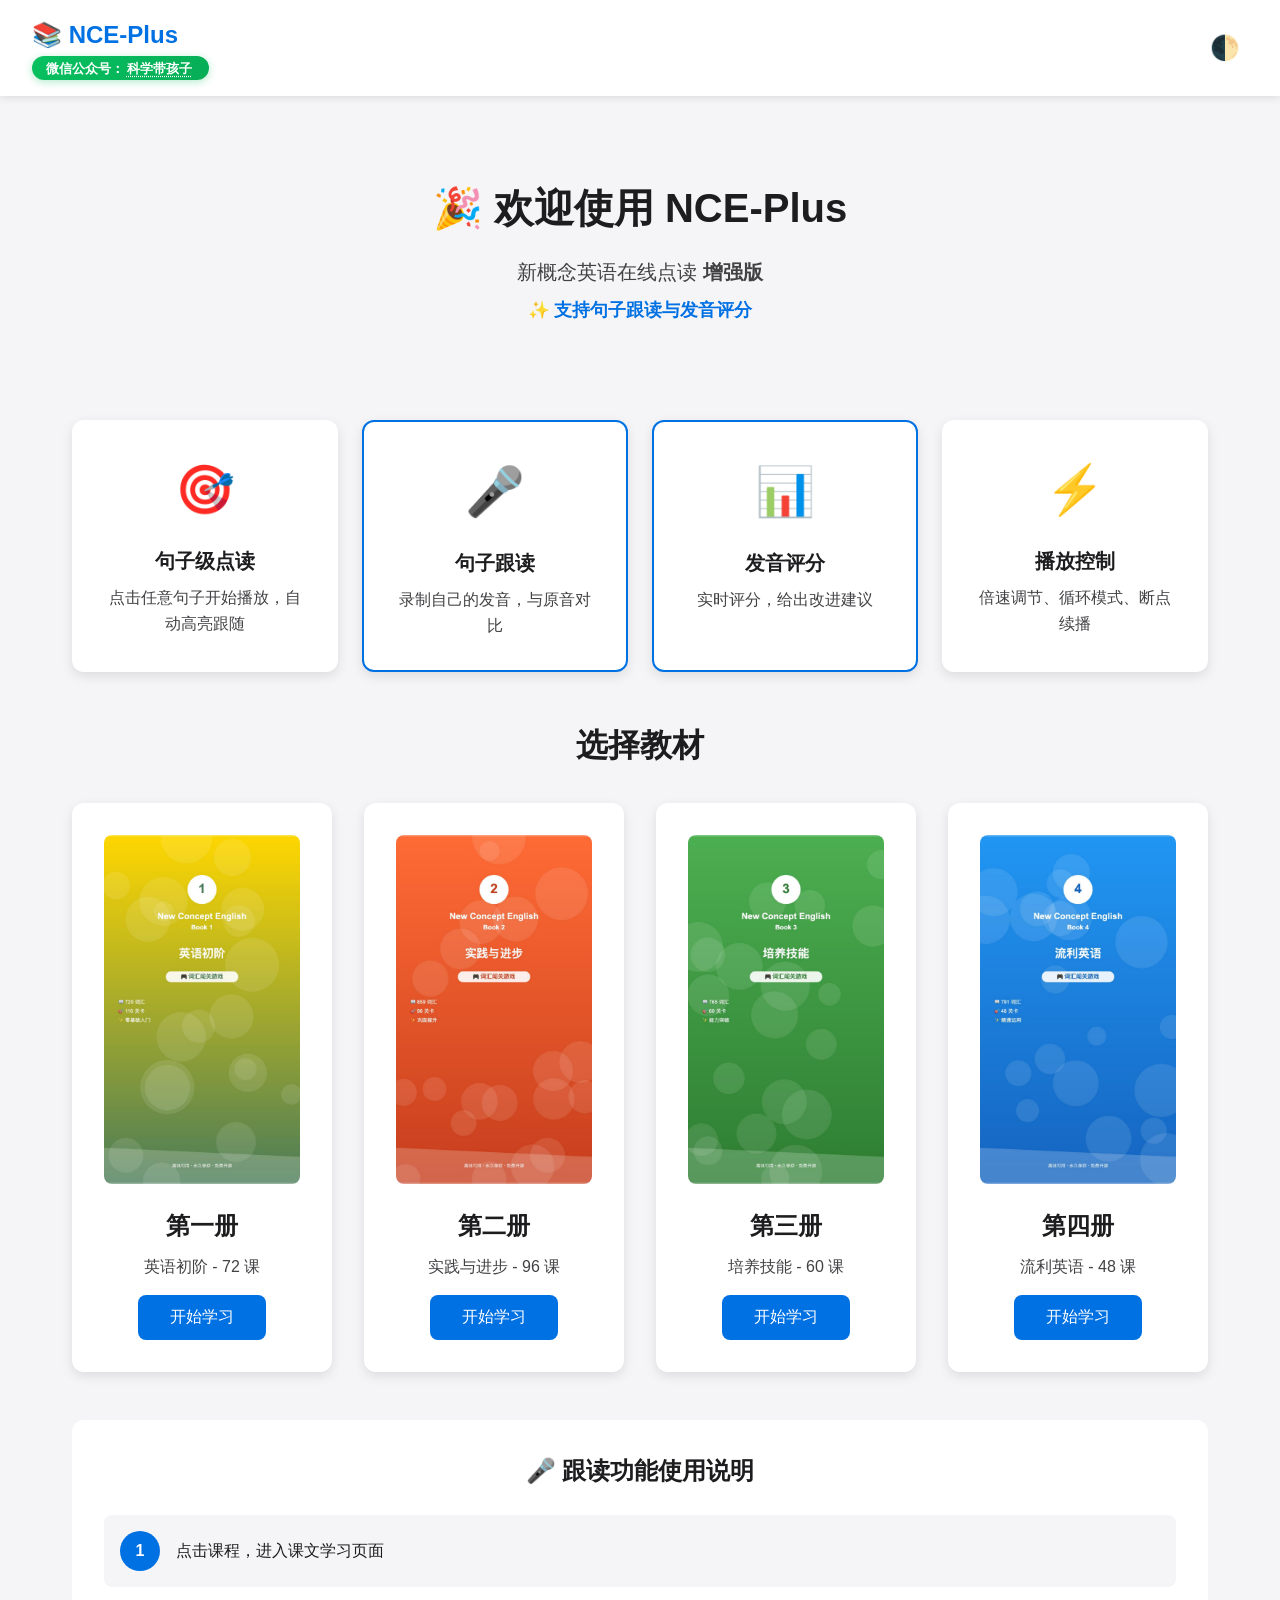
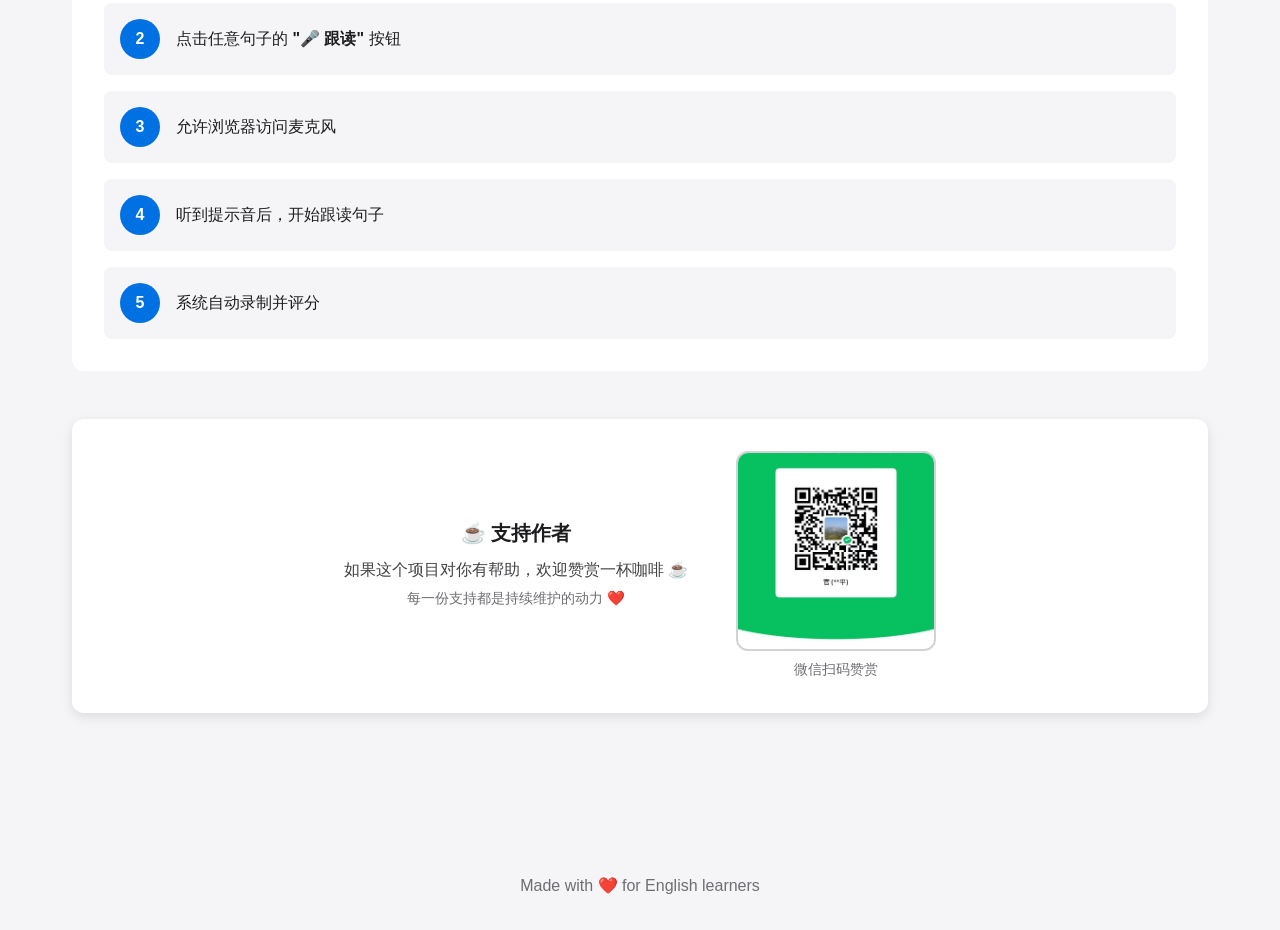
<file: index.html>
<!DOCTYPE html>
<html lang="zh-CN">
<head>
  <meta charset="UTF-8">
  <meta name="viewport" content="width=device-width, initial-scale=1.0">
  <title>NCE-Plus - 新概念英语在线点读（增强版）</title>
  <link rel="stylesheet" href="assets/style.css">
  <link rel="manifest" href="manifest.json">
</head>
<body>
  <!-- 顶部导航 -->
  <nav class="navbar">
    <div class="nav-brand">
      <h1>📚 NCE-Plus</h1>
      <span class="wechat-promo">微信公众号：<span class="wechat-name" onclick="copyWechatName(this)" title="点击复制公众号名称">科学带孩子</span></span>
    </div>
    <div class="nav-actions">
      <button class="theme-toggle" title="切换主题">🌓</button>
    </div>
  </nav>

  <!-- 主内容区 -->
  <main class="container">
    <!-- 欢迎区域 -->
    <section class="welcome-section">
      <h2>🎉 欢迎使用 NCE-Plus</h2>
      <p class="subtitle">新概念英语在线点读 <strong>增强版</strong></p>
      <p class="features">✨ 支持句子跟读与发音评分</p>
    </section>

    <!-- 功能卡片 -->
    <section class="features-grid">
      <div class="feature-card">
        <div class="feature-icon">🎯</div>
        <h3>句子级点读</h3>
        <p>点击任意句子开始播放，自动高亮跟随</p>
      </div>
      
      <div class="feature-card highlighted">
        <div class="feature-icon">🎤</div>
        <h3>句子跟读</h3>
        <p>录制自己的发音，与原音对比</p>
      </div>
      
      <div class="feature-card highlighted">
        <div class="feature-icon">📊</div>
        <h3>发音评分</h3>
        <p>实时评分，给出改进建议</p>
      </div>
      
      <div class="feature-card">
        <div class="feature-icon">⚡</div>
        <h3>播放控制</h3>
        <p>倍速调节、循环模式、断点续播</p>
      </div>
    </section>

    <!-- 选择教材 -->
    <section class="books-section">
      <h2>选择教材</h2>
      <div class="books-grid">
        <div class="book-card" onclick="location.href='NCE1/index.html'">
          <img src="images/book1.jpg" alt="新概念英语第一册" onerror="this.src='data:image/svg+xml,<svg xmlns=%22http://www.w3.org/2000/svg%22 width=%22200%22 height=%22280%22><rect fill=%22%234a90d9%22 width=%22200%22 height=%22280%22/><text x=%2250%22 y=%22150%22 font-size=%2248%22 fill=%22white%22>NCE1</text></svg>'">
          <h3>第一册</h3>
          <p>英语初阶 - 72 课</p>
          <button class="btn-start">开始学习</button>
        </div>
        
        <div class="book-card" onclick="location.href='NCE2/index.html'">
          <img src="images/book2.jpg" alt="新概念英语第二册" onerror="this.src='data:image/svg+xml,<svg xmlns=%22http://www.w3.org/2000/svg%22 width=%22200%22 height=%22280%22><rect fill=%22%234a90d9%22 width=%22200%22 height=%22280%22/><text x=%2250%22 y=%22150%22 font-size=%2248%22 fill=%22white%22>NCE2</text></svg>'">
          <h3>第二册</h3>
          <p>实践与进步 - 96 课</p>
          <button class="btn-start">开始学习</button>
        </div>
        
        <div class="book-card" onclick="location.href='NCE3/index.html'">
          <img src="images/book3.jpg" alt="新概念英语第三册" onerror="this.src='data:image/svg+xml,<svg xmlns=%22http://www.w3.org/2000/svg%22 width=%22200%22 height=%22280%22><rect fill=%22%234a90d9%22 width=%22200%22 height=%22280%22/><text x=%2250%22 y=%22150%22 font-size=%2248%22 fill=%22white%22>NCE3</text></svg>'">
          <h3>第三册</h3>
          <p>培养技能 - 60 课</p>
          <button class="btn-start">开始学习</button>
        </div>
        
        <div class="book-card" onclick="location.href='NCE4/index.html'">
          <img src="images/book4.jpg" alt="新概念英语第四册" onerror="this.src='data:image/svg+xml,<svg xmlns=%22http://www.w3.org/2000/svg%22 width=%22200%22 height=%22280%22><rect fill=%22%234a90d9%22 width=%22200%22 height=%22280%22/><text x=%2250%22 y=%22150%22 font-size=%2248%22 fill=%22white%22>NCE4</text></svg>'">
          <h3>第四册</h3>
          <p>流利英语 - 48 课</p>
          <button class="btn-start">开始学习</button>
        </div>
      </div>
    </section>

    <!-- 使用说明 -->
    <section class="guide-section">
      <h2>🎤 跟读功能使用说明</h2>
      <div class="guide-steps">
        <div class="step">
          <span class="step-number">1</span>
          <p>点击课程，进入课文学习页面</p>
        </div>
        <div class="step">
          <span class="step-number">2</span>
          <p>点击任意句子的 <strong>"🎤 跟读"</strong> 按钮</p>
        </div>
        <div class="step">
          <span class="step-number">3</span>
          <p>允许浏览器访问麦克风</p>
        </div>
        <div class="step">
          <span class="step-number">4</span>
          <p>听到提示音后，开始跟读句子</p>
        </div>
        <div class="step">
          <span class="step-number">5</span>
          <p>系统自动录制并评分</p>
        </div>
      </div>
    </section>

    <!-- 赞赏支持 -->
    <section class="donate-section" id="donate">
      <div class="donate-card">
        <div class="donate-text">
          <h3>☕ 支持作者</h3>
          <p>如果这个项目对你有帮助，欢迎赞赏一杯咖啡 ☕</p>
          <p class="donate-note">每一份支持都是持续维护的动力 ❤️</p>
        </div>
        <div class="donate-qrcode">
          <img src="images/mark.jpg" alt="微信赞赏码" loading="lazy">
          <span>微信扫码赞赏</span>
        </div>
      </div>
    </section>
  </main>

  <!-- 页脚 -->
  <footer class="footer">
    <p>Made with ❤️ for English learners</p>
  </footer>

  <script src="assets/app.js"></script>
  <script>
    // 主题切换
    document.querySelector('.theme-toggle')?.addEventListener('click', () => {
      const currentTheme = document.documentElement.getAttribute('data-theme');
      const newTheme = currentTheme === 'dark' ? 'light' : 'dark';
      document.documentElement.setAttribute('data-theme', newTheme);
      localStorage.setItem('nce-theme', newTheme);
    });
  </script>
</body>
</html>
</file>
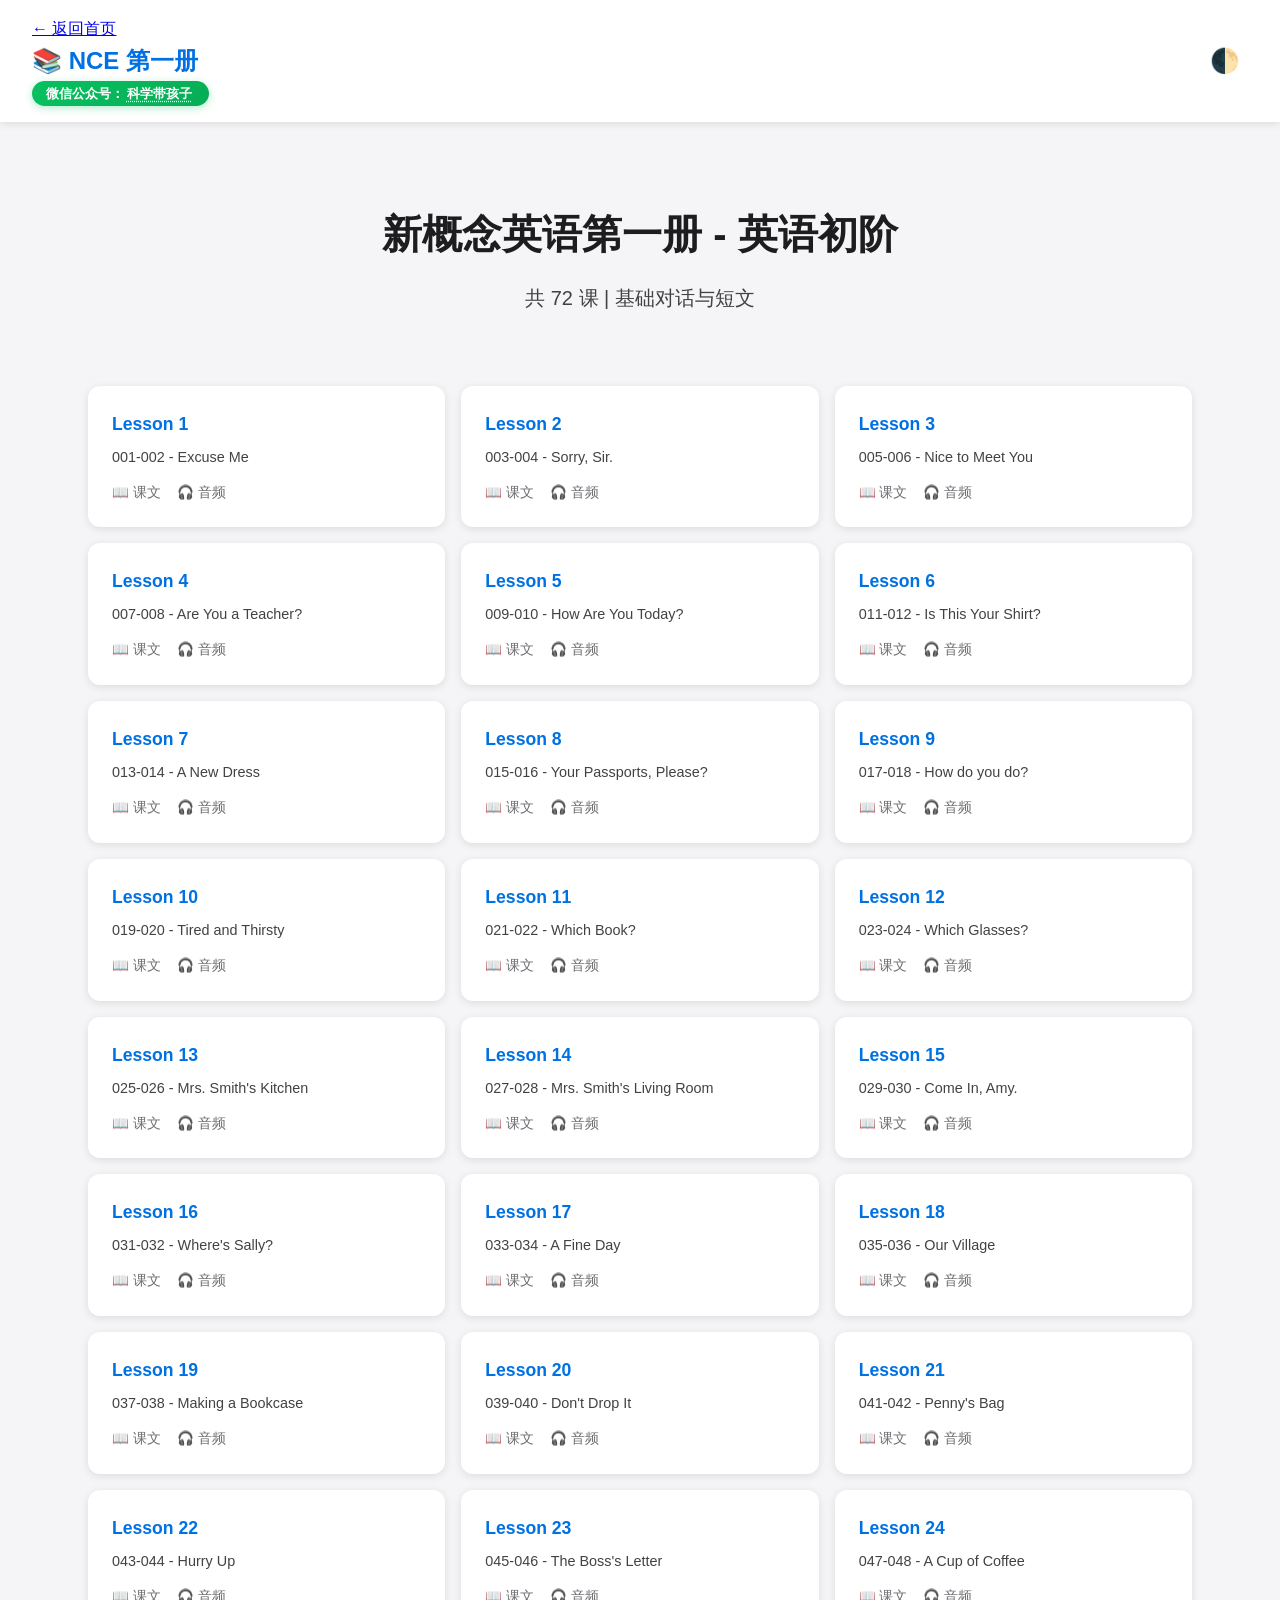
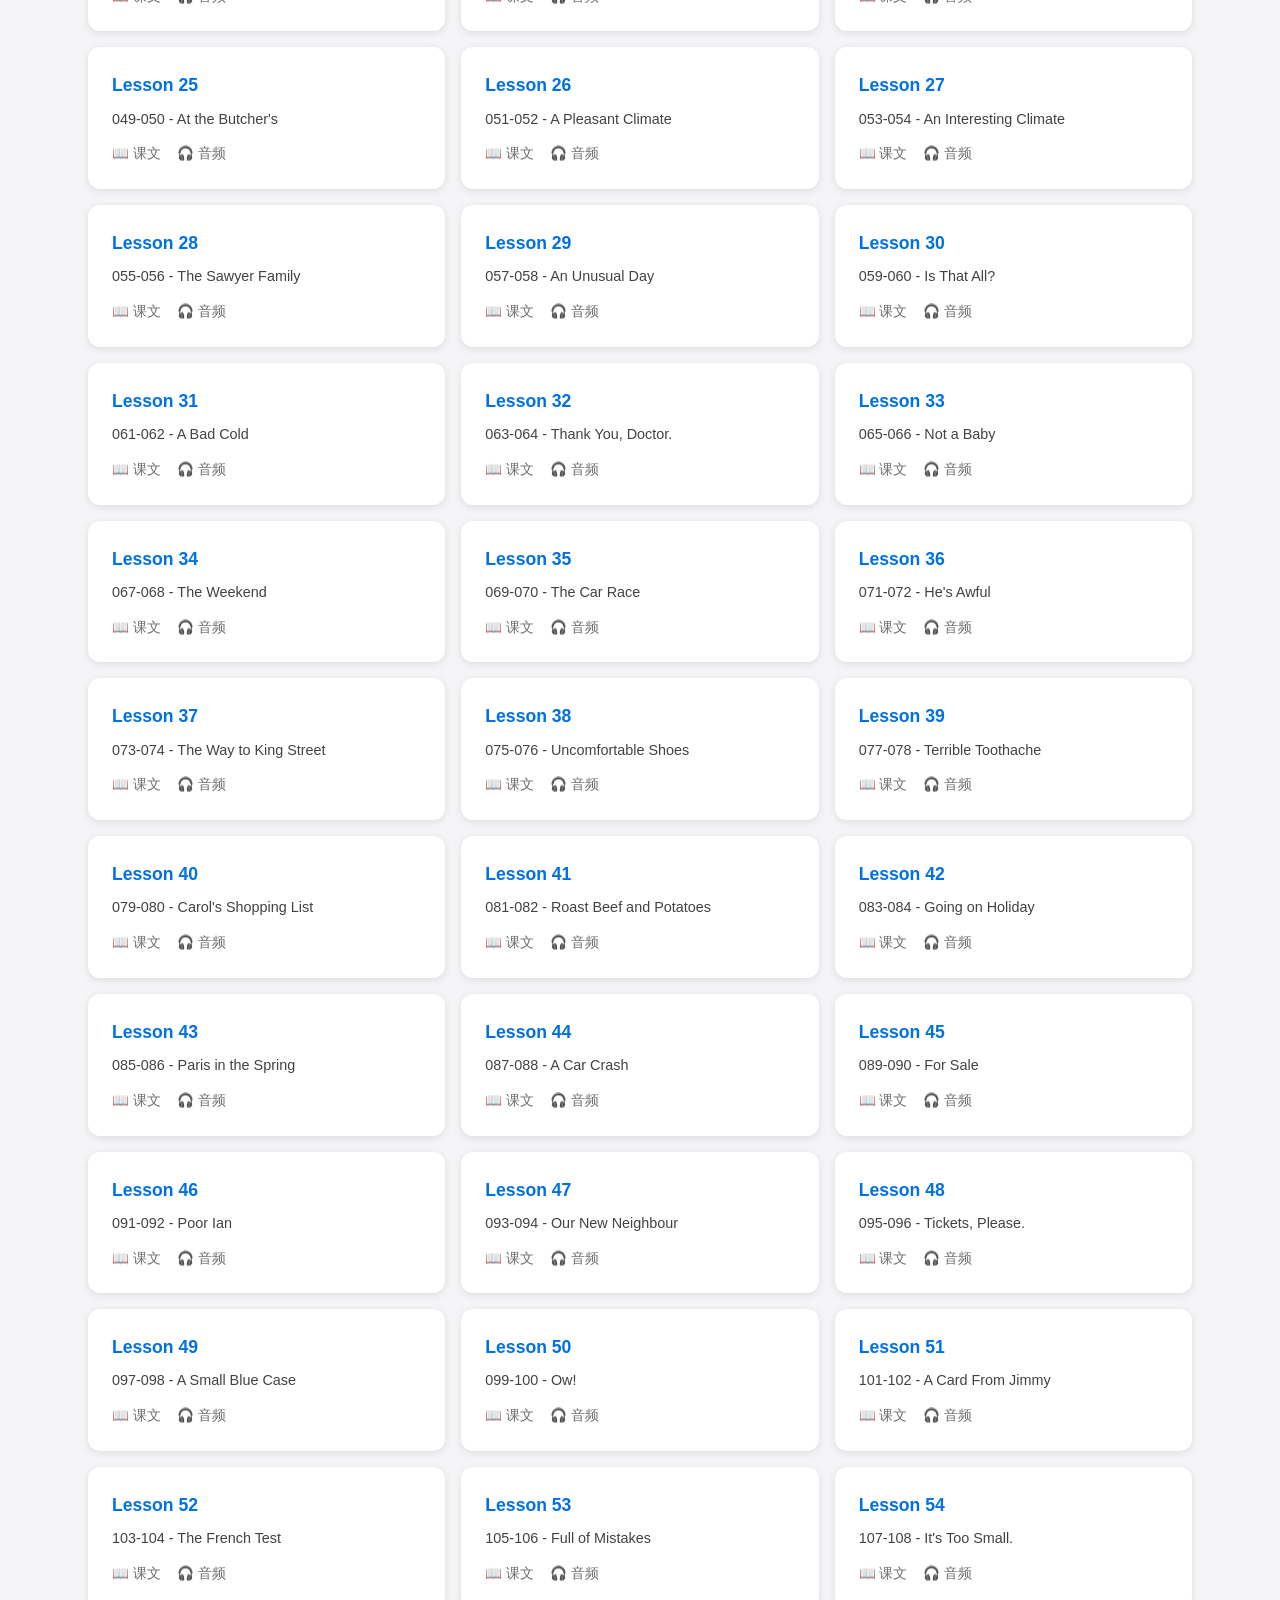
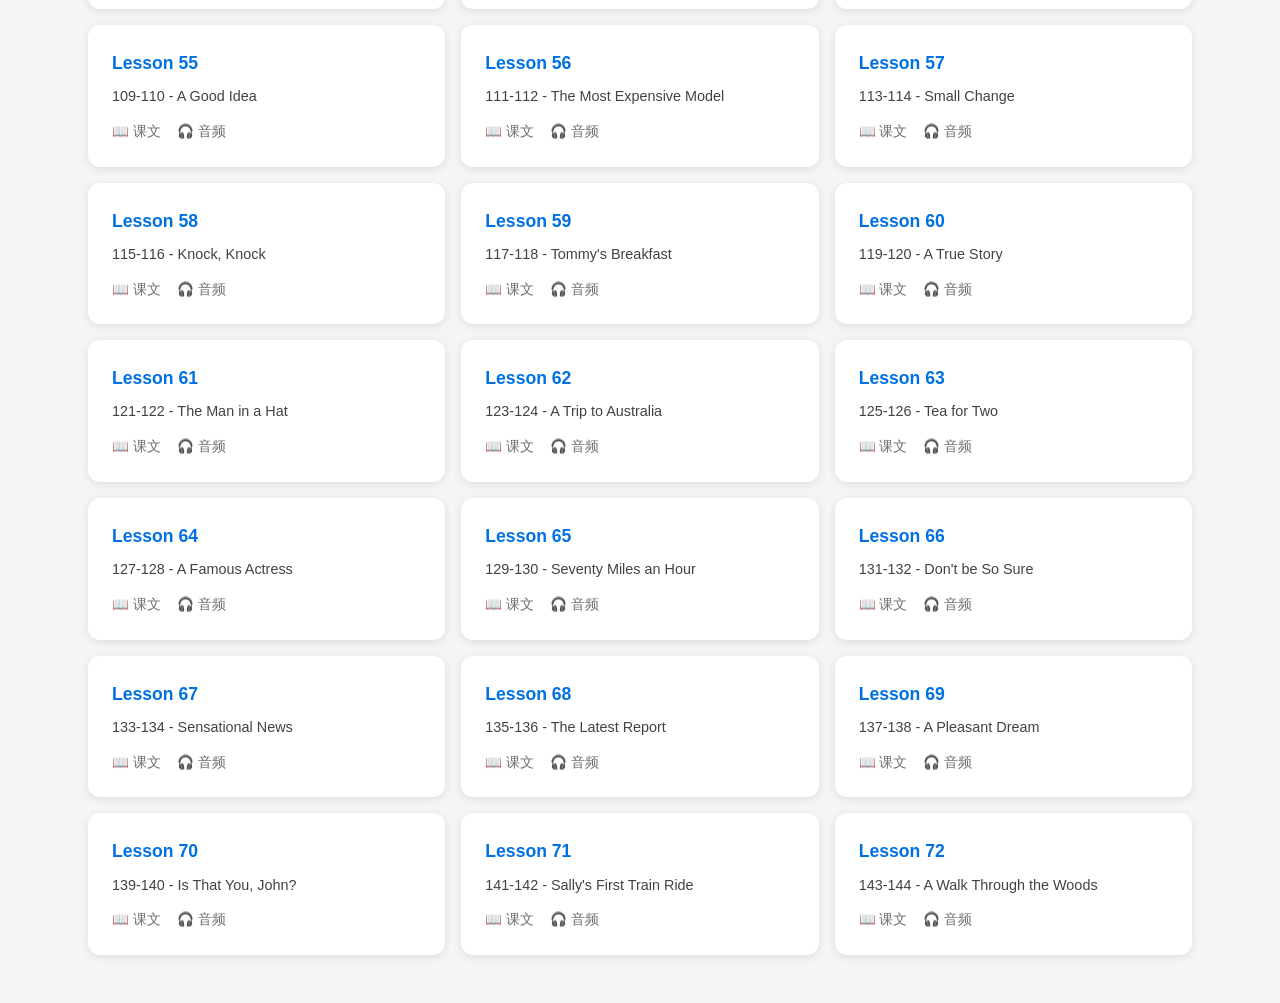
<file: NCE1/index.html>
<!DOCTYPE html>
<html lang="zh-CN">
<head>
  <meta charset="UTF-8">
  <meta name="viewport" content="width=device-width, initial-scale=1.0">
  <title>NCE1 - 新概念英语第一册</title>
  <link rel="stylesheet" href="../assets/style.css">
  <link rel="manifest" href="../manifest.json">
  <style>
    .lesson-list {
      display: grid;
      grid-template-columns: repeat(auto-fill, minmax(280px, 1fr));
      gap: 1rem;
      padding: 1rem;
    }
    .lesson-item {
      background: var(--bg-primary);
      border-radius: 12px;
      padding: 1.5rem;
      box-shadow: 0 2px 8px var(--shadow);
      cursor: pointer;
      transition: transform 0.2s, box-shadow 0.2s;
      text-decoration: none;
      color: inherit;
      display: block;
    }
    .lesson-item:hover {
      transform: translateY(-4px);
      box-shadow: 0 8px 20px var(--shadow);
    }
    .lesson-item h3 {
      color: var(--accent);
      margin-bottom: 0.5rem;
      font-size: 1.1rem;
    }
    .lesson-item p {
      color: var(--text-secondary);
      font-size: 0.9rem;
    }
    .lesson-item .lesson-meta {
      display: flex;
      gap: 1rem;
      margin-top: 0.8rem;
      font-size: 0.85rem;
      color: var(--text-tertiary);
    }
    .lesson-item .lesson-meta span {
      display: flex;
      align-items: center;
      gap: 0.3rem;
    }
  </style>
</head>
<body>
  <!-- 顶部导航 -->
  <nav class="navbar">
    <div class="nav-left">
      <a href="../index.html" class="back-btn">← 返回首页</a>
      <h1 class="nav-title">📚 NCE 第一册</h1>
      <span class="wechat-promo">微信公众号：<span class="wechat-name" onclick="copyWechatName(this)" title="点击复制公众号名称">科学带孩子</span></span>
    </div>
    <div class="nav-actions">
      <button class="theme-toggle" title="切换主题">🌓</button>
    </div>
  </nav>

  <!-- 主内容区 -->
  <main class="container">
    <section class="welcome-section">
      <h2>新概念英语第一册 - 英语初阶</h2>
      <p class="subtitle">共 72 课 | 基础对话与短文</p>
    </section>

    <div class="lesson-list" id="lessonList">
      <!-- 课程列表由 JavaScript 动态生成 -->
    </div>
  </main>

  <script>
    // 课程数据
    const lessons = [
      { id: '001-002', name: 'Excuse Me', file: '001-002-excuse-me.html', audio: '001&002－Excuse Me..mp3' },
      { id: '003-004', name: 'Sorry, Sir.', file: '003-004-sorry-sir.html', audio: '003&004－Sorry, Sir..mp3' },
      { id: '005-006', name: 'Nice to Meet You', file: '005-006-nice-to-meet-you.html', audio: '005&006－Nice to Meet You..mp3' },
      { id: '007-008', name: 'Are You a Teacher?', file: '007-008-are-you-a-teacher.html', audio: '007&008－Are You a Teacher.mp3' },
      { id: '009-010', name: 'How Are You Today?', file: '009-010-how-are-you-today.html', audio: '009&010－How Are You Today.mp3' },
      { id: '011-012', name: 'Is This Your Shirt?', file: '011-012-is-this-your-shirt.html', audio: '011&012－Is This Your Shirt.mp3' },
      { id: '013-014', name: 'A New Dress', file: '013-014-a-new-dress.html', audio: '013&014－A New Dress.mp3' },
      { id: '015-016', name: 'Your Passports, Please?', file: '015-016-your-passports-please.html', audio: '015&016－Your Passports, Please..mp3' },
      { id: '017-018', name: 'How do you do?', file: '017-018-how-do-you-do.html', audio: '017&018－How do you do.mp3' },
      { id: '019-020', name: 'Tired and Thirsty', file: '019-020-tired-and-thirsty.html', audio: '019&020－Tired and Thirsty.mp3' },
      { id: '021-022', name: 'Which Book?', file: '021-022-which-book.html', audio: '021&022－Which Book.mp3' },
      { id: '023-024', name: 'Which Glasses?', file: '023-024-which-glasses.html', audio: '023&024－Which Glasses.mp3' },
      { id: '025-026', name: "Mrs. Smith's Kitchen", file: '025-026-mrs-smith-s-kitchen.html', audio: '025&026－Mrs. Smith\'s Kitchen.mp3' },
      { id: '027-028', name: "Mrs. Smith's Living Room", file: '027-028-mrs-smith-s-living-room.html', audio: '027&028－Mrs. Smith\'s Living Room.mp3' },
      { id: '029-030', name: 'Come In, Amy.', file: '029-030-come-in-amy.html', audio: '029&030－Come In, Amy..mp3' },
      { id: '031-032', name: "Where's Sally?", file: '031-032-where-s-sally.html', audio: '031&032－Where\'s Sally.mp3' },
      { id: '033-034', name: 'A Fine Day', file: '033-034-a-fine-day.html', audio: '033&034－A Fine Day.mp3' },
      { id: '035-036', name: 'Our Village', file: '035-036-our-village.html', audio: '035&036－Our Village.mp3' },
      { id: '037-038', name: 'Making a Bookcase', file: '037-038-making-a-bookcase.html', audio: '037&038－Making a Bookcase.mp3' },
      { id: '039-040', name: "Don't Drop It", file: '039-040-don-t-drop-it.html', audio: '039&040－Don\'t Drop It.mp3' },
      { id: '041-042', name: "Penny's Bag", file: '041-042-penny-s-bag.html', audio: '041&042－Penny\'s Bag.mp3' },
      { id: '043-044', name: 'Hurry Up', file: '043-044-hurry-up.html', audio: '043&044－Hurry Up.mp3' },
      { id: '045-046', name: "The Boss's Letter", file: '045-046-the-boss-s-letter.html', audio: '045&046－The Boss\'s Letter.mp3' },
      { id: '047-048', name: 'A Cup of Coffee', file: '047-048-a-cup-of-coffee.html', audio: '047&048－A Cup of Coffee.mp3' },
      { id: '049-050', name: "At the Butcher's", file: '049-050-at-the-butcher-s.html', audio: '049&050－At the Butcher\'s.mp3' },
      { id: '051-052', name: 'A Pleasant Climate', file: '051-052-a-pleasant-climate.html', audio: '051&052－A Pleasant Climate.mp3' },
      { id: '053-054', name: 'An Interesting Climate', file: '053-054-an-interesting-climate.html', audio: '053&054－An Interesting Climate.mp3' },
      { id: '055-056', name: 'The Sawyer Family', file: '055-056-the-sawyer-family.html', audio: '055&056－The Sawyer Family.mp3' },
      { id: '057-058', name: 'An Unusual Day', file: '057-058-an-unusual-day.html', audio: '057&058－An Unusual Day.mp3' },
      { id: '059-060', name: 'Is That All?', file: '059-060-is-that-all.html', audio: '059&060－Is That All.mp3' },
      { id: '061-062', name: 'A Bad Cold', file: '061-062-a-bad-cold.html', audio: '061&062－A Bad Cold.mp3' },
      { id: '063-064', name: 'Thank You, Doctor.', file: '063-064-thank-you-doctor.html', audio: '063&064－Thank You, Doctor..mp3' },
      { id: '065-066', name: 'Not a Baby', file: '065-066-not-a-baby.html', audio: '065&066－Not a Baby.mp3' },
      { id: '067-068', name: 'The Weekend', file: '067-068-the-weekend.html', audio: '067&068－The Weekend.mp3' },
      { id: '069-070', name: 'The Car Race', file: '069-070-the-car-race.html', audio: '069&070－The Car Race.mp3' },
      { id: '071-072', name: "He's Awful", file: '071-072-he-s-awful.html', audio: '071&072－He\'s Awful.mp3' },
      { id: '073-074', name: 'The Way to King Street', file: '073-074-the-way-to-king-street.html', audio: '073&074－The Way to King Street.mp3' },
      { id: '075-076', name: 'Uncomfortable Shoes', file: '075-076-uncomfortable-shoes.html', audio: '075&076－Uncomfortable Shoes.mp3' },
      { id: '077-078', name: 'Terrible Toothache', file: '077-078-terrible-toothache.html', audio: '077&078－Terrible Toothache.mp3' },
      { id: '079-080', name: "Carol's Shopping List", file: '079-080-carol-s-shopping-list.html', audio: '079&080－Carol\'s Shopping List.mp3' },
      { id: '081-082', name: 'Roast Beef and Potatoes', file: '081-082-roast-beef-and-potatoes.html', audio: '081&082－Roast Beef and Potatoes.mp3' },
      { id: '083-084', name: 'Going on Holiday', file: '083-084-going-on-holiday.html', audio: '083&084－Going on Holiday.mp3' },
      { id: '085-086', name: 'Paris in the Spring', file: '085-086-paris-in-the-spring.html', audio: '085&086－Paris in the Spring..mp3' },
      { id: '087-088', name: 'A Car Crash', file: '087-088-a-car-crash.html', audio: '087&088－A Car Crash.mp3' },
      { id: '089-090', name: 'For Sale', file: '089-090-for-sale.html', audio: '089&090－For Sale.mp3' },
      { id: '091-092', name: 'Poor Ian', file: '091-092-poor-ian.html', audio: '091&092－Poor Ian.mp3' },
      { id: '093-094', name: 'Our New Neighbour', file: '093-094-our-new-neighbour.html', audio: '093&094－Our New Neighbour.mp3' },
      { id: '095-096', name: 'Tickets, Please.', file: '095-096-tickets-please.html', audio: '095&096－Tickets, Please..mp3' },
      { id: '097-098', name: 'A Small Blue Case', file: '097-098-a-small-blue-case.html', audio: '097&098－A Small Blue Case.mp3' },
      { id: '099-100', name: 'Ow!', file: '099-100-ow.html', audio: '099&100－Ow.mp3' },
      { id: '101-102', name: 'A Card From Jimmy', file: '101-102-a-card-from-jimmy.html', audio: '101&102－A Card From Jimmy.mp3' },
      { id: '103-104', name: 'The French Test', file: '103-104-the-french-test.html', audio: '103&104－The French Test.mp3' },
      { id: '105-106', name: 'Full of Mistakes', file: '105-106-full-of-mistakes.html', audio: '105&106－Full of Mistakes.mp3' },
      { id: '107-108', name: "It's Too Small.", file: '107-108-it-s-too-small.html', audio: '107&108－It\'s Too Small..mp3' },
      { id: '109-110', name: 'A Good Idea', file: '109-110-a-good-idea.html', audio: '109&110－A Good Idea.mp3' },
      { id: '111-112', name: 'The Most Expensive Model', file: '111-112-the-most-expensive-model.html', audio: '111&112－The Most Expensive Model.mp3' },
      { id: '113-114', name: 'Small Change', file: '113-114-small-change.html', audio: '113&114－Small Change.mp3' },
      { id: '115-116', name: 'Knock, Knock', file: '115-116-knock-knock.html', audio: '115&116－Knock, Knock.mp3' },
      { id: '117-118', name: " Tommy's Breakfast", file: '117-118-tommy-s-breakfast.html', audio: '117&118－Tommy\'s Breakfast.mp3' },
      { id: '119-120', name: 'A True Story', file: '119-120-a-true-story.html', audio: '119&120－A True Story.mp3' },
      { id: '121-122', name: 'The Man in a Hat', file: '121-122-the-man-in-a-hat.html', audio: '121&122－The Man in a Hat.mp3' },
      { id: '123-124', name: 'A Trip to Australia', file: '123-124-a-trip-to-australia.html', audio: '123&124－A Trip to Australia.mp3' },
      { id: '125-126', name: 'Tea for Two', file: '125-126-tea-for-two.html', audio: '125&126－Tea for Two.mp3' },
      { id: '127-128', name: 'A Famous Actress', file: '127-128-a-famous-actress.html', audio: '127&128－A Famous Actress.mp3' },
      { id: '129-130', name: 'Seventy Miles an Hour', file: '129-130-seventy-miles-an-hour.html', audio: '129&130－Seventy Miles an Hour.mp3' },
      { id: '131-132', name: "Don't be So Sure", file: '131-132-don-t-be-so-sure.html', audio: '131&132－Don\'t be So Sure.mp3' },
      { id: '133-134', name: 'Sensational News', file: '133-134-sensational-news.html', audio: '133&134－Sensational News.mp3' },
      { id: '135-136', name: 'The Latest Report', file: '135-136-the-latest-report.html', audio: '135&136－The Latest Report.mp3' },
      { id: '137-138', name: 'A Pleasant Dream', file: '137-138-a-pleasant-dream.html', audio: '137&138－A Pleasant Dream.mp3' },
      { id: '139-140', name: 'Is That You, John?', file: '139-140-is-that-you-john.html', audio: '139&140－Is That You, John.mp3' },
      { id: '141-142', name: "Sally's First Train Ride", file: '141-142-sally-s-first-train-ride.html', audio: '141&142－Sally\'s First Train Ride.mp3' },
      { id: '143-144', name: 'A Walk Through the Woods', file: '143-144-a-walk-through-the-woods.html', audio: '143&144－A Walk Through the Woods.mp3' },
    ];

    // 渲染课程列表
    const lessonList = document.getElementById('lessonList');
    
    lessons.forEach((lesson, index) => {
      const item = document.createElement('a');
      item.className = 'lesson-item';
      item.href = lesson.file;
      item.innerHTML = `
        <h3>Lesson ${index + 1}</h3>
        <p>${lesson.id} - ${lesson.name}</p>
        <div class="lesson-meta">
          <span>📖 课文</span>
          <span>🎧 音频</span>
        </div>
      `;
      lessonList.appendChild(item);
    });

    // 主题切换
    document.querySelector('.theme-toggle')?.addEventListener('click', () => {
      const currentTheme = document.documentElement.getAttribute('data-theme');
      const newTheme = currentTheme === 'dark' ? 'light' : 'dark';
      document.documentElement.setAttribute('data-theme', newTheme);
      localStorage.setItem('nce-theme', newTheme);
    });
  function copyWechatName(el) {
    var name = '科学带孩子';
    navigator.clipboard.writeText(name).then(function() {
      var orig = el.textContent;
      el.textContent = '已复制 ✓';
      el.classList.add('copied');
      setTimeout(function() { el.textContent = orig; el.classList.remove('copied'); }, 1500);
    }).catch(function() {
      var input = document.createElement('input');
      input.value = name;
      input.style.cssText = 'position:fixed;opacity:0';
      document.body.appendChild(input);
      input.select();
      document.execCommand('copy');
      document.body.removeChild(input);
      var orig = el.textContent;
      el.textContent = '已复制 ✓';
      el.classList.add('copied');
      setTimeout(function() { el.textContent = orig; el.classList.remove('copied'); }, 1500);
    });
  }

  </script>
</body>
</html>
</file>
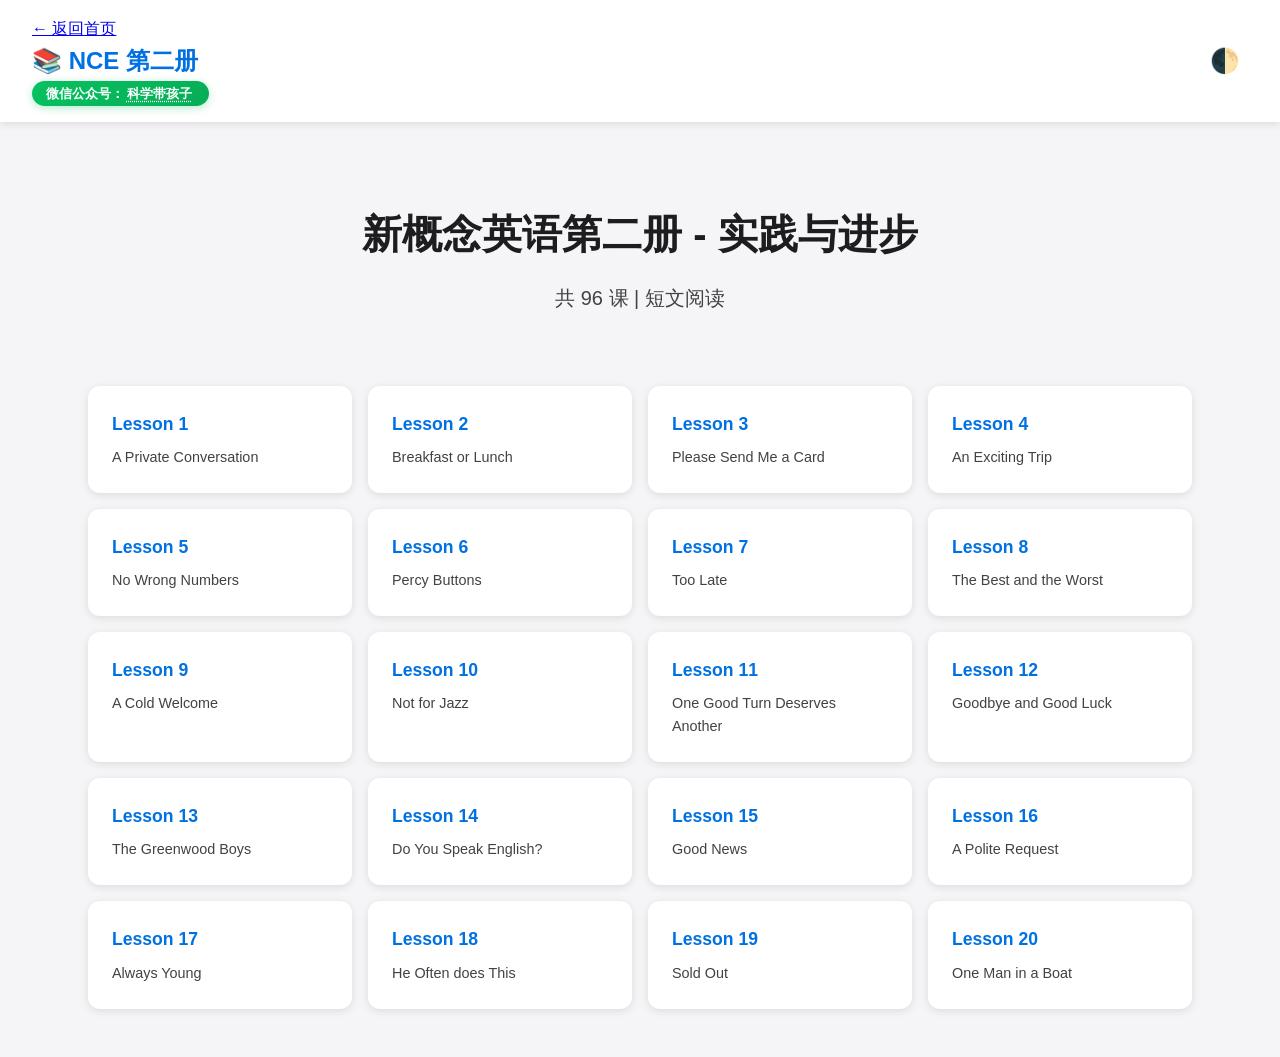
<file: NCE2/index.html>
<!DOCTYPE html>
<html lang="zh-CN">
<head>
  <meta charset="UTF-8">
  <meta name="viewport" content="width=device-width, initial-scale=1.0">
  <title>NCE2 - 新概念英语第二册</title>
  <link rel="stylesheet" href="../assets/style.css">
  <style>
    .lesson-list { display: grid; grid-template-columns: repeat(auto-fill, minmax(250px, 1fr)); gap: 1rem; padding: 1rem; }
    .lesson-item { background: var(--bg-primary); border-radius: 12px; padding: 1.5rem; box-shadow: 0 2px 8px var(--shadow); cursor: pointer; transition: transform 0.2s, box-shadow 0.2s; text-decoration: none; color: inherit; display: block; }
    .lesson-item:hover { transform: translateY(-4px); box-shadow: 0 8px 20px var(--shadow); }
    .lesson-item h3 { color: var(--accent); margin-bottom: 0.5rem; font-size: 1.1rem; }
    .lesson-item p { color: var(--text-secondary); font-size: 0.9rem; }
  </style>
</head>
<body>
  <nav class="navbar">
    <div class="nav-left">
      <a href="../index.html" class="back-btn">← 返回首页</a>
      <h1 class="nav-title">📚 NCE 第二册</h1>
      <span class="wechat-promo">微信公众号：<span class="wechat-name" onclick="copyWechatName(this)" title="点击复制公众号名称">科学带孩子</span></span>
    </div>
    <div class="nav-actions">
      <button class="theme-toggle" title="切换主题">🌓</button>
    </div>
  </nav>
  <main class="container">
    <section class="welcome-section">
      <h2>新概念英语第二册 - 实践与进步</h2>
      <p class="subtitle">共 96 课 | 短文阅读</p>
    </section>
    <div class="lesson-list" id="lessonList"></div>
  </main>
  <script>
    const lessons = [
      { id: 1, name: 'A Private Conversation', file: '01-a-private-conversation.html', audio: '01－A Private Conversation.mp3' },
      { id: 2, name: 'Breakfast or Lunch', file: '02-breakfast-or-lunch.html', audio: '02－Breakfast or Lunch.mp3' },
      { id: 3, name: 'Please Send Me a Card', file: '03-please-send-me-a-card.html', audio: '03－Please Send Me a Card.mp3' },
      { id: 4, name: 'An Exciting Trip', file: '04-an-exciting-trip.html', audio: '04－An Exciting Trip.mp3' },
      { id: 5, name: 'No Wrong Numbers', file: '05-no-wrong-numbers.html', audio: '05－No Wrong Numbers.mp3' },
      { id: 6, name: 'Percy Buttons', file: '06-percy-buttons.html', audio: '06－Percy Buttons.mp3' },
      { id: 7, name: 'Too Late', file: '07-too-late.html', audio: '07－Too Late.mp3' },
      { id: 8, name: 'The Best and the Worst', file: '08-the-best-and-the-worst.html', audio: '08－The Best and the Worst.mp3' },
      { id: 9, name: 'A Cold Welcome', file: '09-a-cold-welcome.html', audio: '09－A Cold Welcome.mp3' },
      { id: 10, name: 'Not for Jazz', file: '10-not-for-jazz.html', audio: '10－Not for Jazz.mp3' },
      { id: 11, name: 'One Good Turn Deserves Another', file: '11-one-good-turn-deserves-another.html', audio: '11－One Good Turn Deserves Another.mp3' },
      { id: 12, name: 'Goodbye and Good Luck', file: '12-goodbye-and-good-luck.html', audio: '12－Goodbye and Good Luck.mp3' },
      { id: 13, name: 'The Greenwood Boys', file: '13-the-greenwood-boys.html', audio: '13－The Greenwood Boys.mp3' },
      { id: 14, name: 'Do You Speak English?', file: '14-do-you-speak-english.html', audio: '14－Do You Speak English.mp3' },
      { id: 15, name: 'Good News', file: '15-good-news.html', audio: '15－Good News.mp3' },
      { id: 16, name: 'A Polite Request', file: '16-a-polite-request.html', audio: '16－A Polite Request.mp3' },
      { id: 17, name: 'Always Young', file: '17-always-young.html', audio: '17－Always Young.mp3' },
      { id: 18, name: 'He Often does This', file: '18-he-often-does-this.html', audio: '18－He Often does This.mp3' },
      { id: 19, name: 'Sold Out', file: '19-sold-out.html', audio: '19－Sold Out.mp3' },
      { id: 20, name: 'One Man in a Boat', file: '20-one-man-in-a-boat.html', audio: '20－One Man in a Boat.mp3' },
    ];
    
    const list = document.getElementById('lessonList');
    lessons.forEach((l, i) => {
      const a = document.createElement('a');
      a.className = 'lesson-item';
      a.href = l.file;
      a.innerHTML = `<h3>Lesson ${l.id}</h3><p>${l.name}</p>`;
      list.appendChild(a);
    });
    
    document.querySelector('.theme-toggle')?.addEventListener('click', () => {
      const t = document.documentElement.getAttribute('data-theme');
      document.documentElement.setAttribute('data-theme', t === 'dark' ? 'light' : 'dark');
      localStorage.setItem('nce-theme', t === 'dark' ? 'light' : 'dark');
    });
  function copyWechatName(el) {
    var name = '科学带孩子';
    navigator.clipboard.writeText(name).then(function() {
      var orig = el.textContent;
      el.textContent = '已复制 ✓';
      el.classList.add('copied');
      setTimeout(function() { el.textContent = orig; el.classList.remove('copied'); }, 1500);
    }).catch(function() {
      var input = document.createElement('input');
      input.value = name;
      input.style.cssText = 'position:fixed;opacity:0';
      document.body.appendChild(input);
      input.select();
      document.execCommand('copy');
      document.body.removeChild(input);
      var orig = el.textContent;
      el.textContent = '已复制 ✓';
      el.classList.add('copied');
      setTimeout(function() { el.textContent = orig; el.classList.remove('copied'); }, 1500);
    });
  }

  </script>
</body>
</html>
</file>
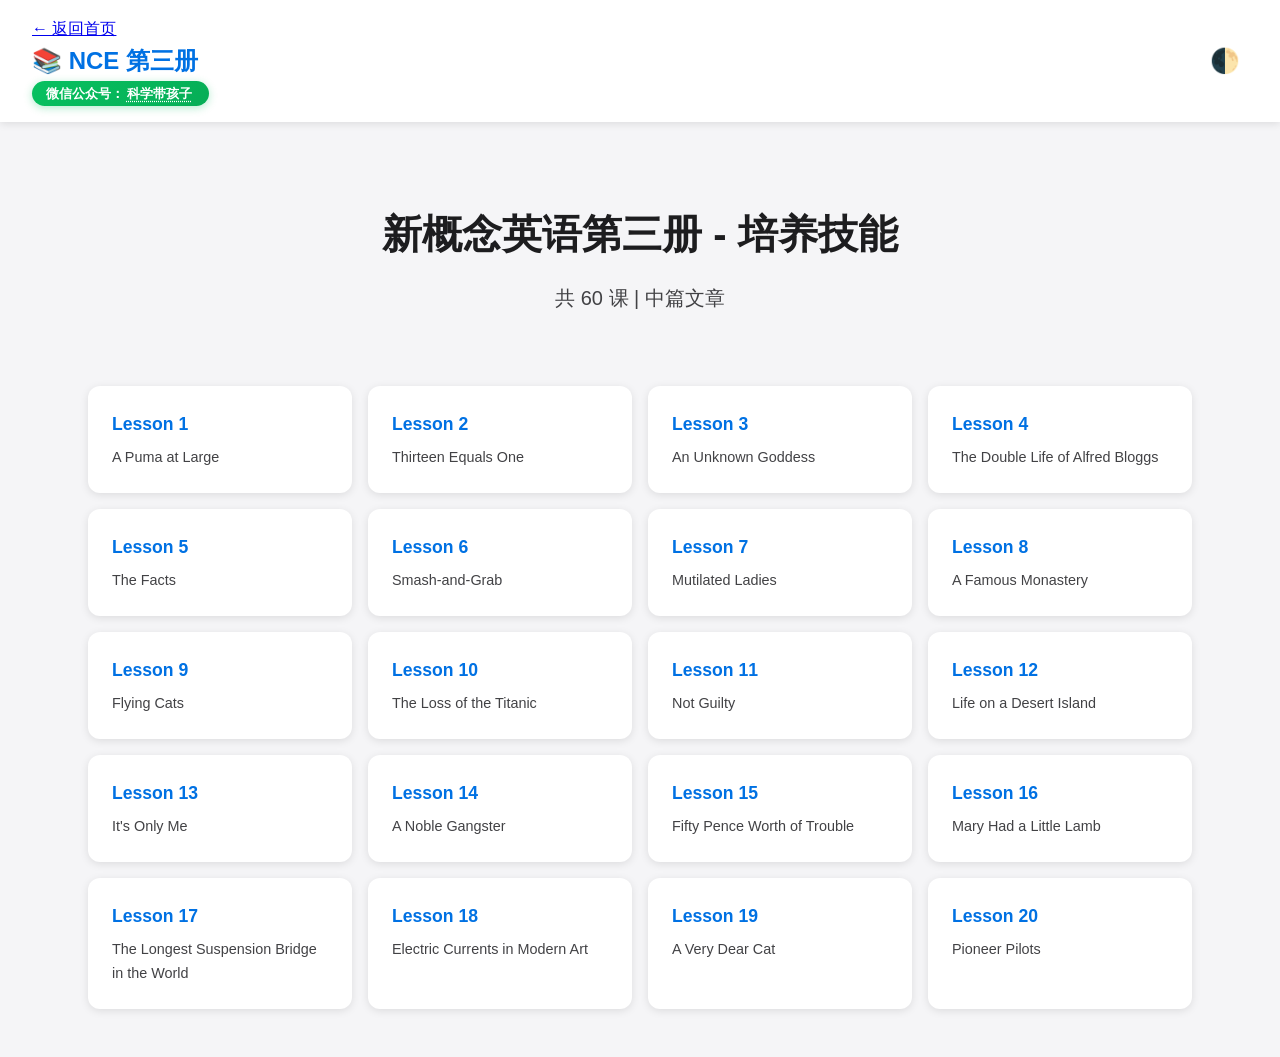
<file: NCE3/index.html>
<!DOCTYPE html>
<html lang="zh-CN">
<head>
  <meta charset="UTF-8">
  <meta name="viewport" content="width=device-width, initial-scale=1.0">
  <title>NCE3 - 新概念英语第三册</title>
  <link rel="stylesheet" href="../assets/style.css">
  <style>
    .lesson-list { display: grid; grid-template-columns: repeat(auto-fill, minmax(250px, 1fr)); gap: 1rem; padding: 1rem; }
    .lesson-item { background: var(--bg-primary); border-radius: 12px; padding: 1.5rem; box-shadow: 0 2px 8px var(--shadow); cursor: pointer; transition: transform 0.2s, box-shadow 0.2s; text-decoration: none; color: inherit; display: block; }
    .lesson-item:hover { transform: translateY(-4px); box-shadow: 0 8px 20px var(--shadow); }
    .lesson-item h3 { color: var(--accent); margin-bottom: 0.5rem; font-size: 1.1rem; }
    .lesson-item p { color: var(--text-secondary); font-size: 0.9rem; }
  </style>
</head>
<body>
  <nav class="navbar">
    <div class="nav-left">
      <a href="../index.html" class="back-btn">← 返回首页</a>
      <h1 class="nav-title">📚 NCE 第三册</h1>
      <span class="wechat-promo">微信公众号：<span class="wechat-name" onclick="copyWechatName(this)" title="点击复制公众号名称">科学带孩子</span></span>
    </div>
    <div class="nav-actions">
      <button class="theme-toggle" title="切换主题">🌓</button>
    </div>
  </nav>
  <main class="container">
    <section class="welcome-section">
      <h2>新概念英语第三册 - 培养技能</h2>
      <p class="subtitle">共 60 课 | 中篇文章</p>
    </section>
    <div class="lesson-list" id="lessonList"></div>
  </main>
  <script>
    const lessons = [
      { id: 1, name: 'A Puma at Large', file: '01-a-puma-at-large.html' },
      { id: 2, name: 'Thirteen Equals One', file: '02-thirteen-equals-one.html' },
      { id: 3, name: 'An Unknown Goddess', file: '03-an-unknown-goddess.html' },
      { id: 4, name: 'The Double Life of Alfred Bloggs', file: '04-the-double-life-of-alfred-bloggs.html' },
      { id: 5, name: 'The Facts', file: '05-the-facts.html' },
      { id: 6, name: 'Smash-and-Grab', file: '06-smash-and-grab.html' },
      { id: 7, name: 'Mutilated Ladies', file: '07-mutilated-ladies.html' },
      { id: 8, name: 'A Famous Monastery', file: '08-a-famous-monastery.html' },
      { id: 9, name: 'Flying Cats', file: '09-flying-cats.html' },
      { id: 10, name: 'The Loss of the Titanic', file: '10-the-loss-of-the-titanic.html' },
      { id: 11, name: 'Not Guilty', file: '11-not-guilty.html' },
      { id: 12, name: 'Life on a Desert Island', file: '12-life-on-a-desert-island.html' },
      { id: 13, name: "It's Only Me", file: '13-it-s-only-me.html' },
      { id: 14, name: 'A Noble Gangster', file: '14-a-noble-gangster.html' },
      { id: 15, name: 'Fifty Pence Worth of Trouble', file: '15-fifty-pence-worth-of-trouble.html' },
      { id: 16, name: 'Mary Had a Little Lamb', file: '16-mary-had-a-little-lamb.html' },
      { id: 17, name: 'The Longest Suspension Bridge in the World', file: '17-the-longest-suspension-bridge-in-the-world.html' },
      { id: 18, name: 'Electric Currents in Modern Art', file: '18-electric-currents-in-modern-art.html' },
      { id: 19, name: 'A Very Dear Cat', file: '19-a-very-dear-cat.html' },
      { id: 20, name: 'Pioneer Pilots', file: '20-pioneer-pilots.html' },
    ];
    
    const list = document.getElementById('lessonList');
    lessons.forEach((l, i) => {
      const a = document.createElement('a');
      a.className = 'lesson-item';
      a.href = l.file;
      a.innerHTML = `<h3>Lesson ${l.id}</h3><p>${l.name}</p>`;
      list.appendChild(a);
    });
    
    document.querySelector('.theme-toggle')?.addEventListener('click', () => {
      const t = document.documentElement.getAttribute('data-theme');
      document.documentElement.setAttribute('data-theme', t === 'dark' ? 'light' : 'dark');
    });
  function copyWechatName(el) {
    var name = '科学带孩子';
    navigator.clipboard.writeText(name).then(function() {
      var orig = el.textContent;
      el.textContent = '已复制 ✓';
      el.classList.add('copied');
      setTimeout(function() { el.textContent = orig; el.classList.remove('copied'); }, 1500);
    }).catch(function() {
      var input = document.createElement('input');
      input.value = name;
      input.style.cssText = 'position:fixed;opacity:0';
      document.body.appendChild(input);
      input.select();
      document.execCommand('copy');
      document.body.removeChild(input);
      var orig = el.textContent;
      el.textContent = '已复制 ✓';
      el.classList.add('copied');
      setTimeout(function() { el.textContent = orig; el.classList.remove('copied'); }, 1500);
    });
  }

  </script>
</body>
</html>
</file>
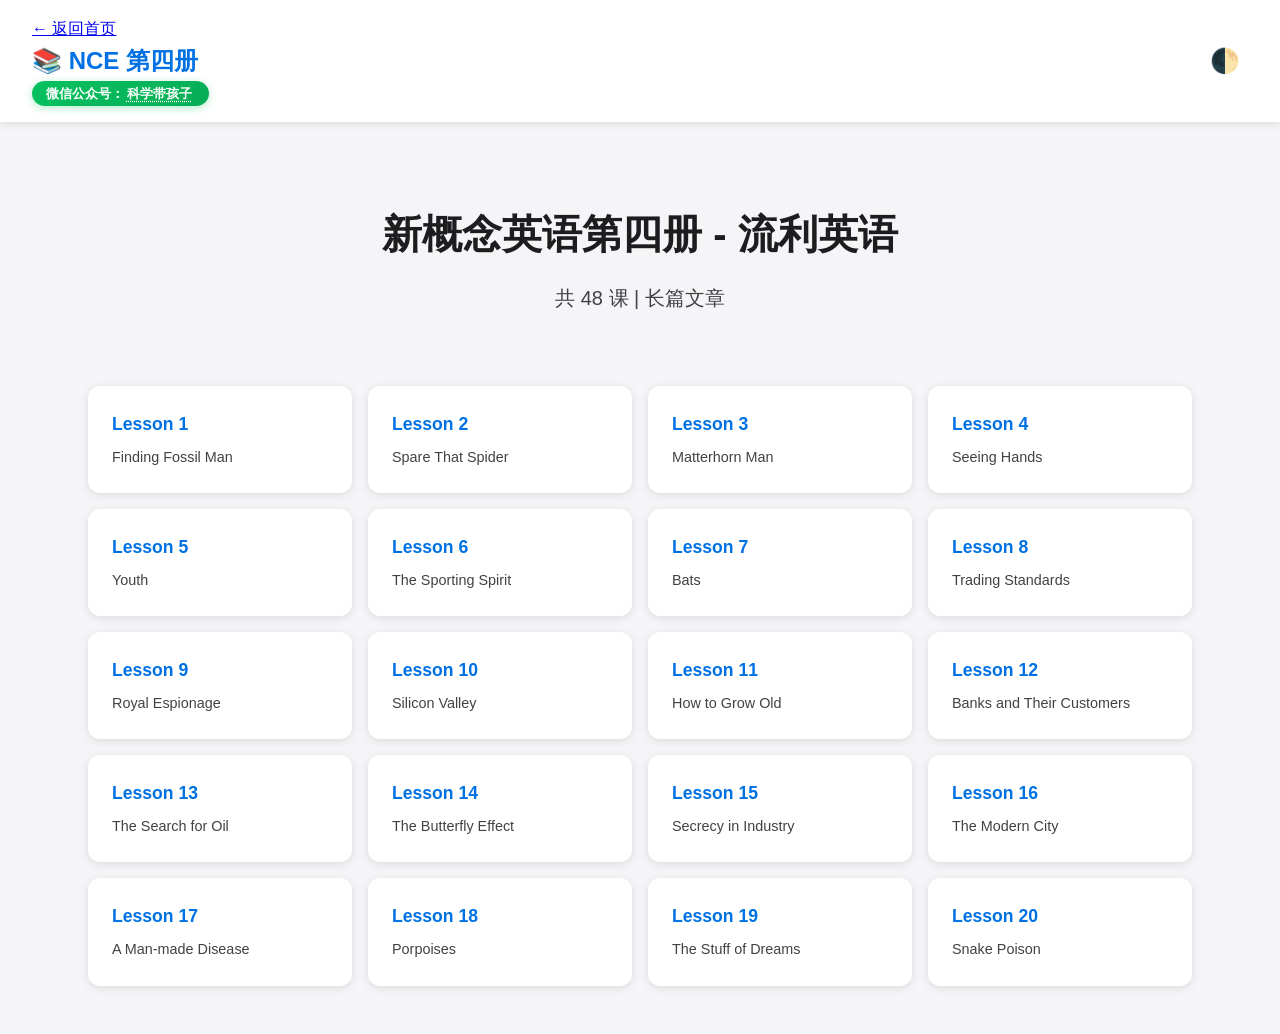
<file: NCE4/index.html>
<!DOCTYPE html>
<html lang="zh-CN">
<head>
  <meta charset="UTF-8">
  <meta name="viewport" content="width=device-width, initial-scale=1.0">
  <title>NCE4 - 新概念英语第四册</title>
  <link rel="stylesheet" href="../assets/style.css">
  <style>
    .lesson-list { display: grid; grid-template-columns: repeat(auto-fill, minmax(250px, 1fr)); gap: 1rem; padding: 1rem; }
    .lesson-item { background: var(--bg-primary); border-radius: 12px; padding: 1.5rem; box-shadow: 0 2px 8px var(--shadow); cursor: pointer; transition: transform 0.2s, box-shadow 0.2s; text-decoration: none; color: inherit; display: block; }
    .lesson-item:hover { transform: translateY(-4px); box-shadow: 0 8px 20px var(--shadow); }
    .lesson-item h3 { color: var(--accent); margin-bottom: 0.5rem; font-size: 1.1rem; }
    .lesson-item p { color: var(--text-secondary); font-size: 0.9rem; }
  </style>
</head>
<body>
  <nav class="navbar">
    <div class="nav-left">
      <a href="../index.html" class="back-btn">← 返回首页</a>
      <h1 class="nav-title">📚 NCE 第四册</h1>
      <span class="wechat-promo">微信公众号：<span class="wechat-name" onclick="copyWechatName(this)" title="点击复制公众号名称">科学带孩子</span></span>
    </div>
    <div class="nav-actions">
      <button class="theme-toggle" title="切换主题">🌓</button>
    </div>
  </nav>
  <main class="container">
    <section class="welcome-section">
      <h2>新概念英语第四册 - 流利英语</h2>
      <p class="subtitle">共 48 课 | 长篇文章</p>
    </section>
    <div class="lesson-list" id="lessonList"></div>
  </main>
  <script>
    const lessons = [
      { id: 1, name: 'Finding Fossil Man', file: '01-finding-fossil-man.html' },
      { id: 2, name: 'Spare That Spider', file: '02-spare-that-spider.html' },
      { id: 3, name: 'Matterhorn Man', file: '03-matterhorn-man.html' },
      { id: 4, name: 'Seeing Hands', file: '04-seeing-hands.html' },
      { id: 5, name: 'Youth', file: '05-youth.html' },
      { id: 6, name: 'The Sporting Spirit', file: '06-the-sporting-spirit.html' },
      { id: 7, name: 'Bats', file: '07-bats.html' },
      { id: 8, name: 'Trading Standards', file: '08-trading-standards.html' },
      { id: 9, name: 'Royal Espionage', file: '09-royal-espionage.html' },
      { id: 10, name: 'Silicon Valley', file: '10-silicon-valley.html' },
      { id: 11, name: 'How to Grow Old', file: '11-how-to-grow-old.html' },
      { id: 12, name: 'Banks and Their Customers', file: '12-banks-and-their-customers.html' },
      { id: 13, name: 'The Search for Oil', file: '13-the-search-for-oil.html' },
      { id: 14, name: 'The Butterfly Effect', file: '14-the-butterfly-effect.html' },
      { id: 15, name: 'Secrecy in Industry', file: '15-secrecy-in-industry.html' },
      { id: 16, name: 'The Modern City', file: '16-the-modern-city.html' },
      { id: 17, name: 'A Man-made Disease', file: '17-a-man-made-disease.html' },
      { id: 18, name: 'Porpoises', file: '18-porpoises.html' },
      { id: 19, name: 'The Stuff of Dreams', file: '19-the-stuff-of-dreams.html' },
      { id: 20, name: 'Snake Poison', file: '20-snake-poison.html' },
    ];
    
    const list = document.getElementById('lessonList');
    lessons.forEach((l, i) => {
      const a = document.createElement('a');
      a.className = 'lesson-item';
      a.href = l.file;
      a.innerHTML = `<h3>Lesson ${l.id}</h3><p>${l.name}</p>`;
      list.appendChild(a);
    });
    
    document.querySelector('.theme-toggle')?.addEventListener('click', () => {
      const t = document.documentElement.getAttribute('data-theme');
      document.documentElement.setAttribute('data-theme', t === 'dark' ? 'light' : 'dark');
    });
  function copyWechatName(el) {
    var name = '科学带孩子';
    navigator.clipboard.writeText(name).then(function() {
      var orig = el.textContent;
      el.textContent = '已复制 ✓';
      el.classList.add('copied');
      setTimeout(function() { el.textContent = orig; el.classList.remove('copied'); }, 1500);
    }).catch(function() {
      var input = document.createElement('input');
      input.value = name;
      input.style.cssText = 'position:fixed;opacity:0';
      document.body.appendChild(input);
      input.select();
      document.execCommand('copy');
      document.body.removeChild(input);
      var orig = el.textContent;
      el.textContent = '已复制 ✓';
      el.classList.add('copied');
      setTimeout(function() { el.textContent = orig; el.classList.remove('copied'); }, 1500);
    });
  }

  </script>
</body>
</html>
</file>
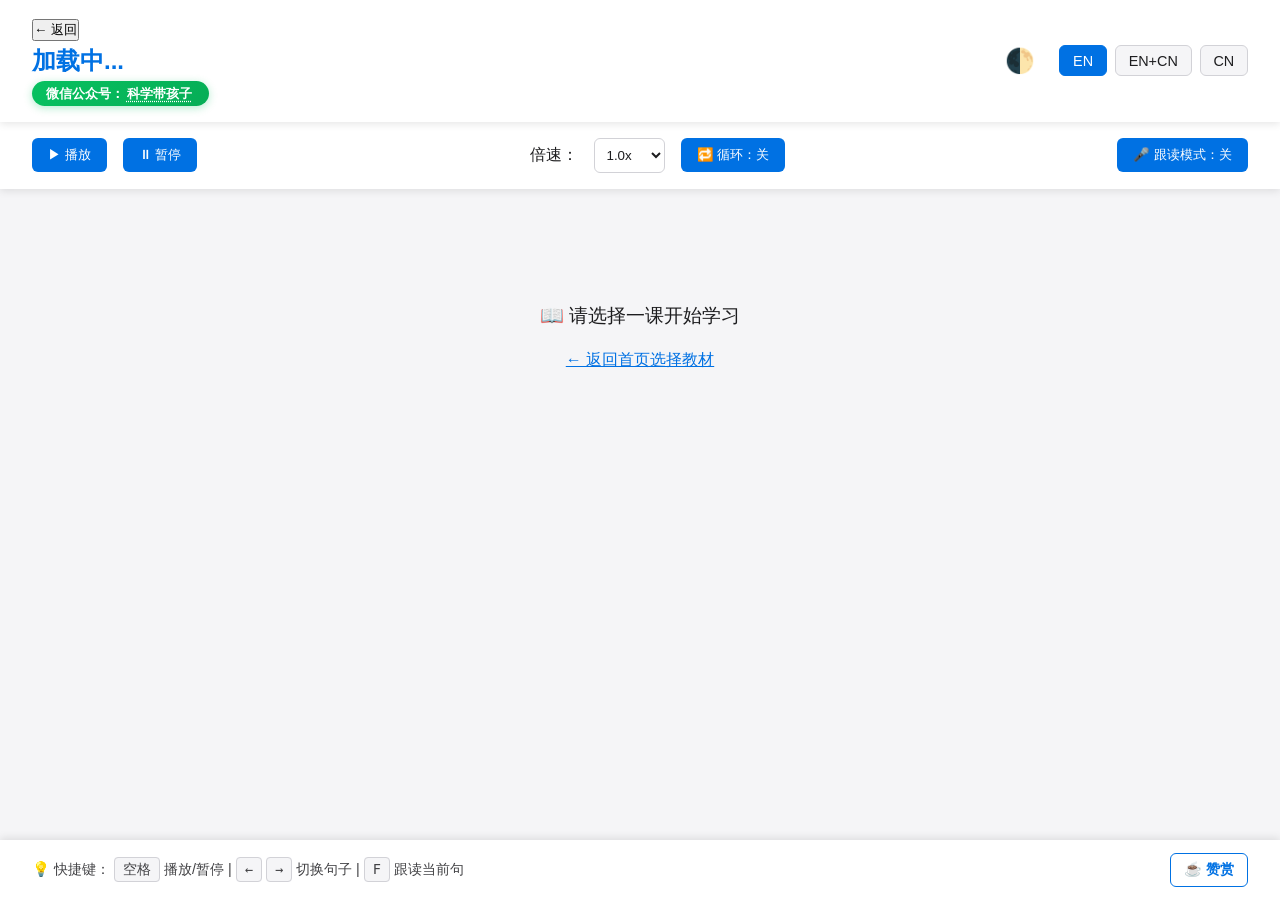
<file: lesson.html>
<!DOCTYPE html>
<html lang="zh-CN">
<head>
  <meta charset="UTF-8">
  <meta name="viewport" content="width=device-width, initial-scale=1.0">
  <title>课文 - NCE-Plus</title>
  <link rel="stylesheet" href="assets/style.css">
</head>
<body>
  <!-- 顶部导航 -->
  <nav class="navbar">
    <div class="nav-left">
      <button class="back-btn" onclick="history.back()">← 返回</button>
      <h1 class="nav-title" id="navTitle">加载中...</h1>
      <span class="wechat-promo">微信公众号：<span class="wechat-name" onclick="copyWechatName(this)" title="点击复制公众号名称">科学带孩子</span></span>
    </div>
    <div class="nav-actions">
      <button class="theme-toggle" title="切换主题">🌓</button>
      <div class="view-mode">
        <button class="view-btn active" data-mode="en">EN</button>
        <button class="view-btn" data-mode="en-cn">EN+CN</button>
        <button class="view-btn" data-mode="cn">CN</button>
      </div>
    </div>
  </nav>

  <!-- 播放控制栏 -->
  <div class="player-controls">
    <div class="control-left">
      <button class="play-btn" id="playBtn">▶ 播放</button>
      <button class="pause-btn" id="pauseBtn">⏸ 暂停</button>
    </div>
    <div class="control-center">
      <label>倍速：</label>
      <select id="speedSelect">
        <option value="0.5">0.5x</option>
        <option value="0.75">0.75x</option>
        <option value="1.0" selected>1.0x</option>
        <option value="1.25">1.25x</option>
        <option value="1.5">1.5x</option>
        <option value="2.0">2.0x</option>
      </select>
      <button class="loop-btn" id="loopBtn">🔁 循环：关</button>
    </div>
    <div class="control-right">
      <button class="follow-read-toggle" id="followReadToggle">🎤 跟读模式：关</button>
    </div>
  </div>

  <!-- 句子列表 -->
  <main class="lesson-container">
    <!-- 加载中 -->
    <div id="loadingMessage" style="display:none; text-align:center; padding:2rem;">
      <p>⏳ 正在加载课文数据...</p>
    </div>

    <!-- 错误信息 -->
    <div id="errorMessage" style="display:none; text-align:center; padding:2rem; color:var(--error, #e53e3e);">
      <p id="errorText"></p>
      <a href="index.html" style="color:var(--accent, #6366f1);">← 返回首页</a>
    </div>

    <!-- 动态生成的句子列表 -->
    <div class="sentences-list" id="sentencesList"></div>
  </main>

  <!-- 评分弹窗容器 -->
  <div id="scoreModalContainer"></div>

  <!-- 底部快捷栏 -->
  <div class="shortcuts-bar">
    <div class="shortcut-info">
      <span>💡 快捷键：</span>
      <kbd>空格</kbd> 播放/暂停 |
      <kbd>←</kbd> <kbd>→</kbd> 切换句子 |
      <kbd>F</kbd> 跟读当前句
    </div>
    <a href="index.html#donate" class="donate-link" title="赞赏支持">☕ 赞赏</a>
  </div>

  <!-- 脚本加载（按依赖顺序） -->
  <script src="assets/lrc-parser.js"></script>
  <script src="assets/lesson-loader.js"></script>
  <script src="assets/audio-player.js"></script>
  <script src="assets/recorder.js"></script>
  <script src="assets/scorer.js"></script>
  <script src="assets/app.js"></script>
</body>
</html>
</file>
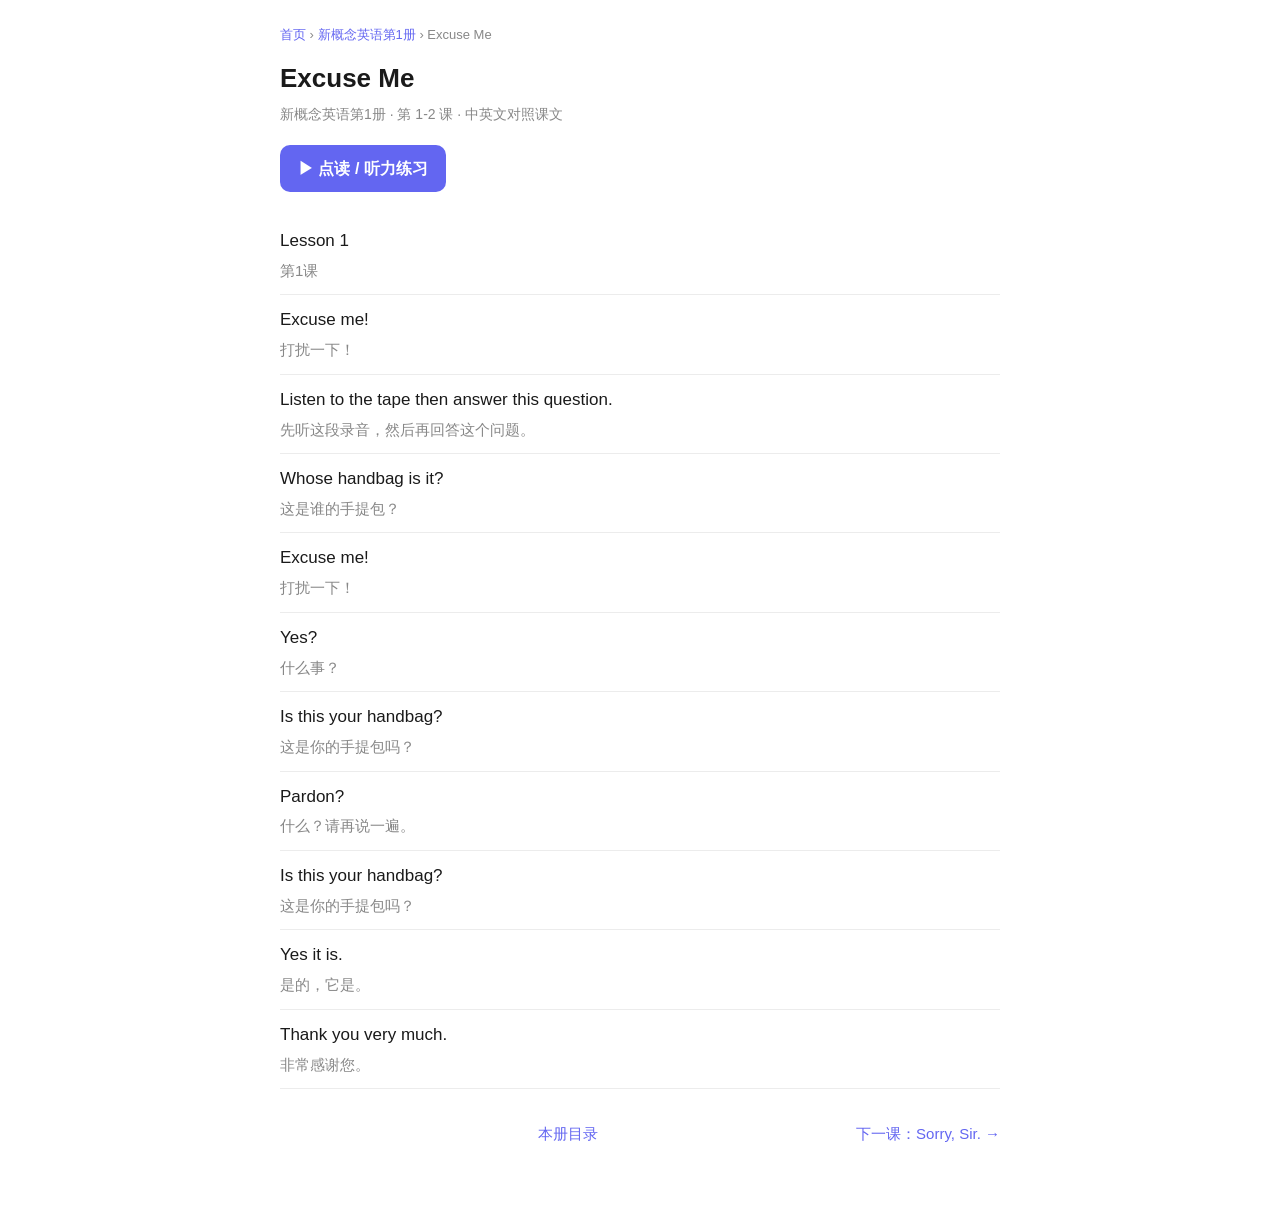
<file: NCE1/001-002-excuse-me.html>
<!DOCTYPE html>
<html lang="zh-CN">
<head>
  <meta charset="UTF-8">
  <meta name="viewport" content="width=device-width, initial-scale=1">
  <title>Excuse Me - 新概念英语第1册课文 · 中英对照 | NCE Flow</title>
  <meta name="description" content="新概念英语第1册《Excuse Me》课文原文与中英文对照翻译。Lesson 1 Excuse me! Listen to the tape then answer this question. Whose handbag is it? Excuse me! Yes? Is this your handbag">
  <link rel="canonical" href="https://nce.luzhenhua.cn/NCE1/001-002-excuse-me.html">
  <meta property="og:type" content="article">
  <meta property="og:site_name" content="NCE Flow">
  <meta property="og:locale" content="zh_CN">
  <meta property="og:title" content="Excuse Me - 新概念英语第1册课文">
  <meta property="og:description" content="新概念英语第1册《Excuse Me》课文原文与中英文对照翻译。Lesson 1 Excuse me! Listen to the tape then answer this question. Whose handbag is it? Excuse me! Yes? Is this your handbag">
  <meta property="og:url" content="https://nce.luzhenhua.cn/NCE1/001-002-excuse-me.html">
  <meta property="og:image" content="https://nce.luzhenhua.cn/icons/icon-512x512.png">
  <meta name="twitter:card" content="summary">
  <link rel="icon" href="../favicon.ico">
  <style>:root{color-scheme:light dark}*{box-sizing:border-box}
body{margin:0;font-family:-apple-system,BlinkMacSystemFont,"Segoe UI",Roboto,"PingFang SC","Microsoft YaHei",sans-serif;line-height:1.7;color:#1a1a1a;background:#fff}
@media(prefers-color-scheme:dark){body{color:#e5e5e5;background:#0f0f12}}
.wrap{max-width:760px;margin:0 auto;padding:24px 20px 64px}
.crumb{font-size:13px;color:#888;margin-bottom:10px}.crumb a{color:#6366f1;text-decoration:none}
h1{font-size:26px;margin:.2em 0 .1em}.meta{color:#888;font-size:14px;margin:0 0 18px}
.cta{display:inline-block;background:#6366f1;color:#fff;text-decoration:none;padding:10px 18px;border-radius:10px;font-weight:600;margin-bottom:24px}
.sentences{list-style:none;padding:0;margin:0}.sentences li{padding:11px 0;border-bottom:1px solid rgba(128,128,128,.15)}
.en{display:block;font-size:17px}.cn{display:block;color:#888;font-size:15px;margin-top:2px}
.pager{display:flex;justify-content:space-between;gap:12px;margin-top:32px;flex-wrap:wrap;font-size:15px}
.pager a{color:#6366f1;text-decoration:none}
.toc{list-style:none;padding:0;margin:0}.toc li{padding:9px 0;border-bottom:1px solid rgba(128,128,128,.15)}
.toc a{color:#6366f1;text-decoration:none}.toc .no{color:#aaa;font-size:13px;margin-right:8px}</style>
  <script type="application/ld+json">{"@context": "https://schema.org", "@type": "LearningResource", "name": "Excuse Me", "description": "新概念英语第1册《Excuse Me》课文原文与中英文对照翻译。Lesson 1 Excuse me! Listen to the tape then answer this question. Whose handbag is it? Excuse me! Yes? Is this your handbag", "inLanguage": ["en", "zh-CN"], "learningResourceType": "课文", "educationalLevel": "新概念英语第1册", "isPartOf": {"@type": "Course", "name": "新概念英语第1册", "url": "https://nce.luzhenhua.cn/NCE1/"}, "url": "https://nce.luzhenhua.cn/NCE1/001-002-excuse-me.html"}</script>
</head>
<body>
  <main class="wrap">
    <nav class="crumb"><a href="../index.html">首页</a> › <a href="./">新概念英语第1册</a> › Excuse Me</nav>
    <h1>Excuse Me</h1>
    <p class="meta">新概念英语第1册 · 第 1-2 课 · 中英文对照课文</p>
    <a class="cta" href="../lesson.html#NCE1/001&amp;002－Excuse Me">▶ 点读 / 听力练习</a>
    <ol class="sentences">
      <li><span class="en">Lesson 1</span><span class="cn">第1课</span></li>
      <li><span class="en">Excuse me!</span><span class="cn">打扰一下！</span></li>
      <li><span class="en">Listen to the tape then answer this question.</span><span class="cn">先听这段录音，然后再回答这个问题。</span></li>
      <li><span class="en">Whose handbag is it?</span><span class="cn">这是谁的手提包？</span></li>
      <li><span class="en">Excuse me!</span><span class="cn">打扰一下！</span></li>
      <li><span class="en">Yes?</span><span class="cn">什么事？</span></li>
      <li><span class="en">Is this your handbag?</span><span class="cn">这是你的手提包吗？</span></li>
      <li><span class="en">Pardon?</span><span class="cn">什么？请再说一遍。</span></li>
      <li><span class="en">Is this your handbag?</span><span class="cn">这是你的手提包吗？</span></li>
      <li><span class="en">Yes it is.</span><span class="cn">是的，它是。</span></li>
      <li><span class="en">Thank you very much.</span><span class="cn">非常感谢您。</span></li>
    </ol>
    <nav class="pager">
      <span></span>
      <a href="./">本册目录</a>
      <a href="003-004-sorry-sir.html">下一课：Sorry, Sir. →</a>
    </nav>
  </main>
</body>
</html>
</file>
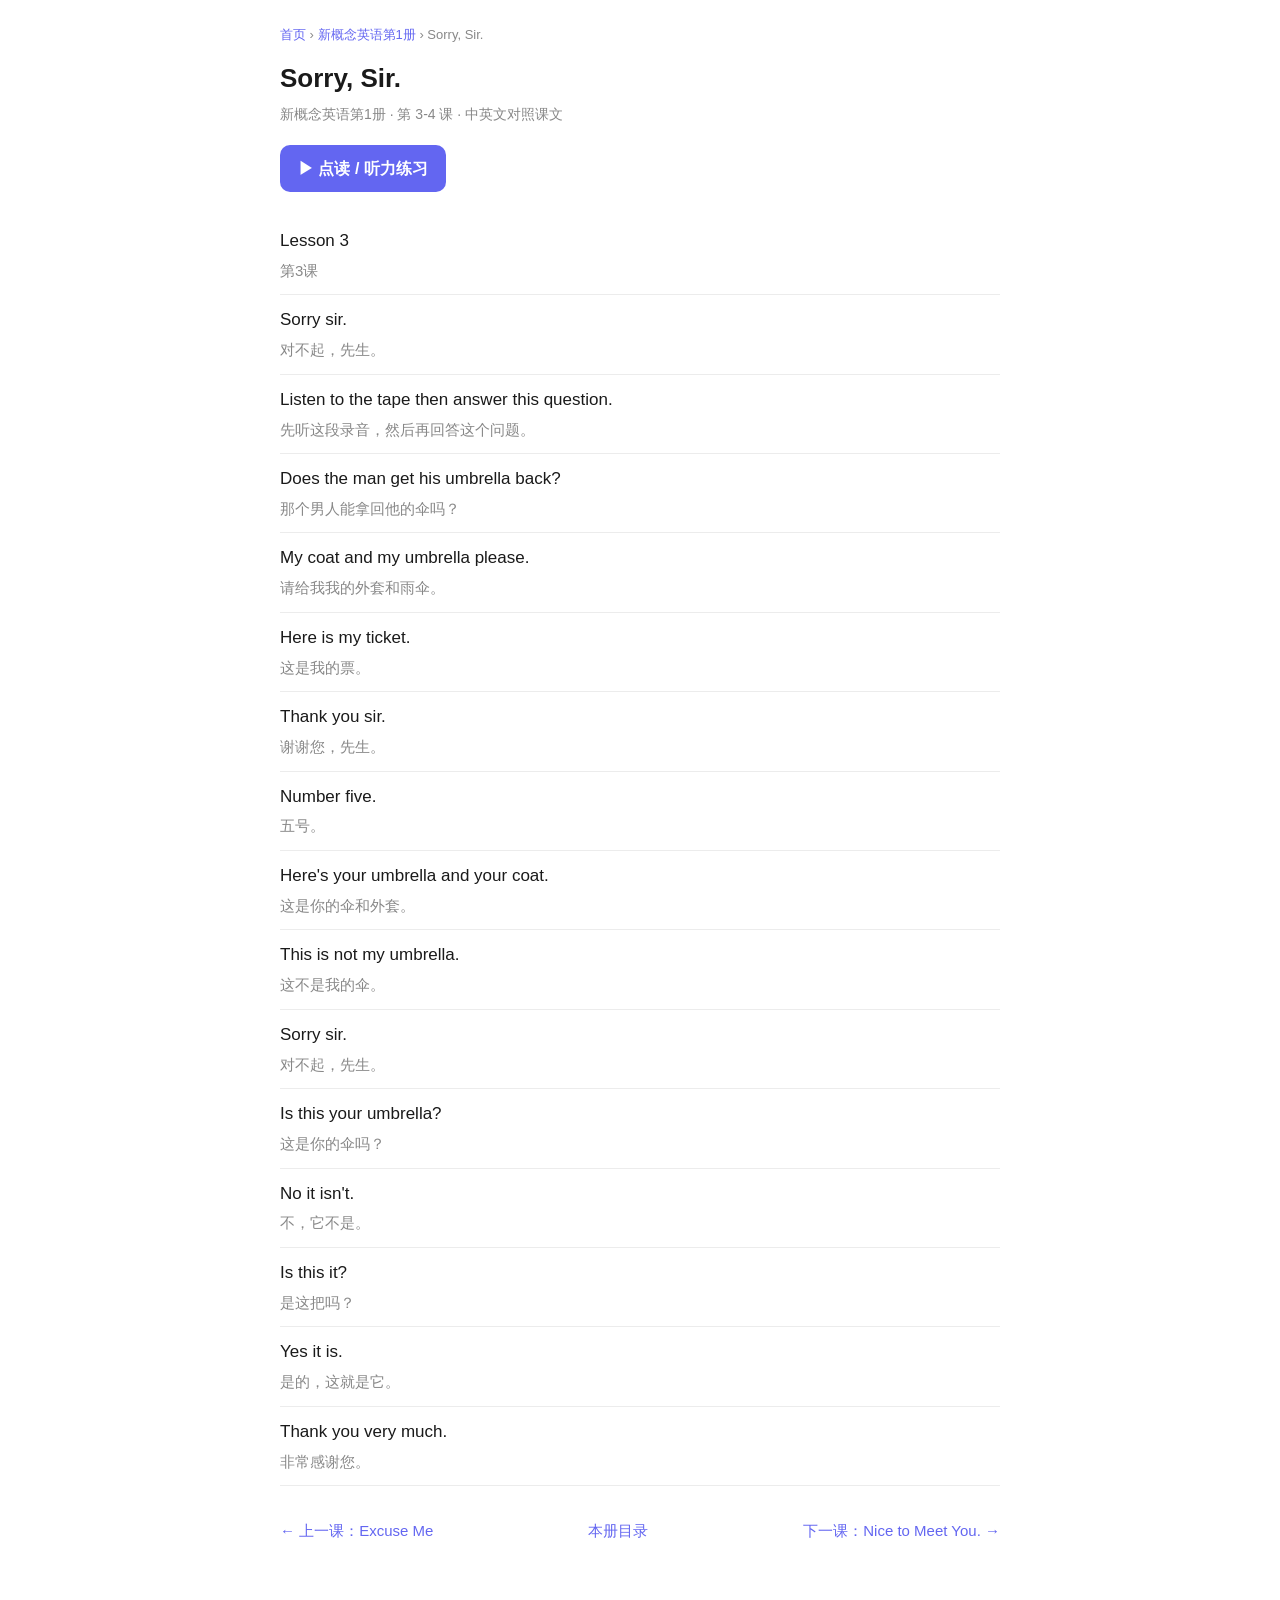
<file: NCE1/003-004-sorry-sir.html>
<!DOCTYPE html>
<html lang="zh-CN">
<head>
  <meta charset="UTF-8">
  <meta name="viewport" content="width=device-width, initial-scale=1">
  <title>Sorry, Sir. - 新概念英语第1册课文 · 中英对照 | NCE Flow</title>
  <meta name="description" content="新概念英语第1册《Sorry, Sir.》课文原文与中英文对照翻译。Lesson 3 Sorry sir. Listen to the tape then answer this question. Does the man get his umbrella back? My coat and my umbr">
  <link rel="canonical" href="https://nce.luzhenhua.cn/NCE1/003-004-sorry-sir.html">
  <meta property="og:type" content="article">
  <meta property="og:site_name" content="NCE Flow">
  <meta property="og:locale" content="zh_CN">
  <meta property="og:title" content="Sorry, Sir. - 新概念英语第1册课文">
  <meta property="og:description" content="新概念英语第1册《Sorry, Sir.》课文原文与中英文对照翻译。Lesson 3 Sorry sir. Listen to the tape then answer this question. Does the man get his umbrella back? My coat and my umbr">
  <meta property="og:url" content="https://nce.luzhenhua.cn/NCE1/003-004-sorry-sir.html">
  <meta property="og:image" content="https://nce.luzhenhua.cn/icons/icon-512x512.png">
  <meta name="twitter:card" content="summary">
  <link rel="icon" href="../favicon.ico">
  <style>:root{color-scheme:light dark}*{box-sizing:border-box}
body{margin:0;font-family:-apple-system,BlinkMacSystemFont,"Segoe UI",Roboto,"PingFang SC","Microsoft YaHei",sans-serif;line-height:1.7;color:#1a1a1a;background:#fff}
@media(prefers-color-scheme:dark){body{color:#e5e5e5;background:#0f0f12}}
.wrap{max-width:760px;margin:0 auto;padding:24px 20px 64px}
.crumb{font-size:13px;color:#888;margin-bottom:10px}.crumb a{color:#6366f1;text-decoration:none}
h1{font-size:26px;margin:.2em 0 .1em}.meta{color:#888;font-size:14px;margin:0 0 18px}
.cta{display:inline-block;background:#6366f1;color:#fff;text-decoration:none;padding:10px 18px;border-radius:10px;font-weight:600;margin-bottom:24px}
.sentences{list-style:none;padding:0;margin:0}.sentences li{padding:11px 0;border-bottom:1px solid rgba(128,128,128,.15)}
.en{display:block;font-size:17px}.cn{display:block;color:#888;font-size:15px;margin-top:2px}
.pager{display:flex;justify-content:space-between;gap:12px;margin-top:32px;flex-wrap:wrap;font-size:15px}
.pager a{color:#6366f1;text-decoration:none}
.toc{list-style:none;padding:0;margin:0}.toc li{padding:9px 0;border-bottom:1px solid rgba(128,128,128,.15)}
.toc a{color:#6366f1;text-decoration:none}.toc .no{color:#aaa;font-size:13px;margin-right:8px}</style>
  <script type="application/ld+json">{"@context": "https://schema.org", "@type": "LearningResource", "name": "Sorry, Sir.", "description": "新概念英语第1册《Sorry, Sir.》课文原文与中英文对照翻译。Lesson 3 Sorry sir. Listen to the tape then answer this question. Does the man get his umbrella back? My coat and my umbr", "inLanguage": ["en", "zh-CN"], "learningResourceType": "课文", "educationalLevel": "新概念英语第1册", "isPartOf": {"@type": "Course", "name": "新概念英语第1册", "url": "https://nce.luzhenhua.cn/NCE1/"}, "url": "https://nce.luzhenhua.cn/NCE1/003-004-sorry-sir.html"}</script>
</head>
<body>
  <main class="wrap">
    <nav class="crumb"><a href="../index.html">首页</a> › <a href="./">新概念英语第1册</a> › Sorry, Sir.</nav>
    <h1>Sorry, Sir.</h1>
    <p class="meta">新概念英语第1册 · 第 3-4 课 · 中英文对照课文</p>
    <a class="cta" href="../lesson.html#NCE1/003&amp;004－Sorry, Sir.">▶ 点读 / 听力练习</a>
    <ol class="sentences">
      <li><span class="en">Lesson 3</span><span class="cn">第3课</span></li>
      <li><span class="en">Sorry sir.</span><span class="cn">对不起，先生。</span></li>
      <li><span class="en">Listen to the tape then answer this question.</span><span class="cn">先听这段录音，然后再回答这个问题。</span></li>
      <li><span class="en">Does the man get his umbrella back?</span><span class="cn">那个男人能拿回他的伞吗？</span></li>
      <li><span class="en">My coat and my umbrella please.</span><span class="cn">请给我我的外套和雨伞。</span></li>
      <li><span class="en">Here is my ticket.</span><span class="cn">这是我的票。</span></li>
      <li><span class="en">Thank you sir.</span><span class="cn">谢谢您，先生。</span></li>
      <li><span class="en">Number five.</span><span class="cn">五号。</span></li>
      <li><span class="en">Here&#x27;s your umbrella and your coat.</span><span class="cn">这是你的伞和外套。</span></li>
      <li><span class="en">This is not my umbrella.</span><span class="cn">这不是我的伞。</span></li>
      <li><span class="en">Sorry sir.</span><span class="cn">对不起，先生。</span></li>
      <li><span class="en">Is this your umbrella?</span><span class="cn">这是你的伞吗？</span></li>
      <li><span class="en">No it isn&#x27;t.</span><span class="cn">不，它不是。</span></li>
      <li><span class="en">Is this it?</span><span class="cn">是这把吗？</span></li>
      <li><span class="en">Yes it is.</span><span class="cn">是的，这就是它。</span></li>
      <li><span class="en">Thank you very much.</span><span class="cn">非常感谢您。</span></li>
    </ol>
    <nav class="pager">
      <a href="001-002-excuse-me.html">← 上一课：Excuse Me</a>
      <a href="./">本册目录</a>
      <a href="005-006-nice-to-meet-you.html">下一课：Nice to Meet You. →</a>
    </nav>
  </main>
</body>
</html>
</file>
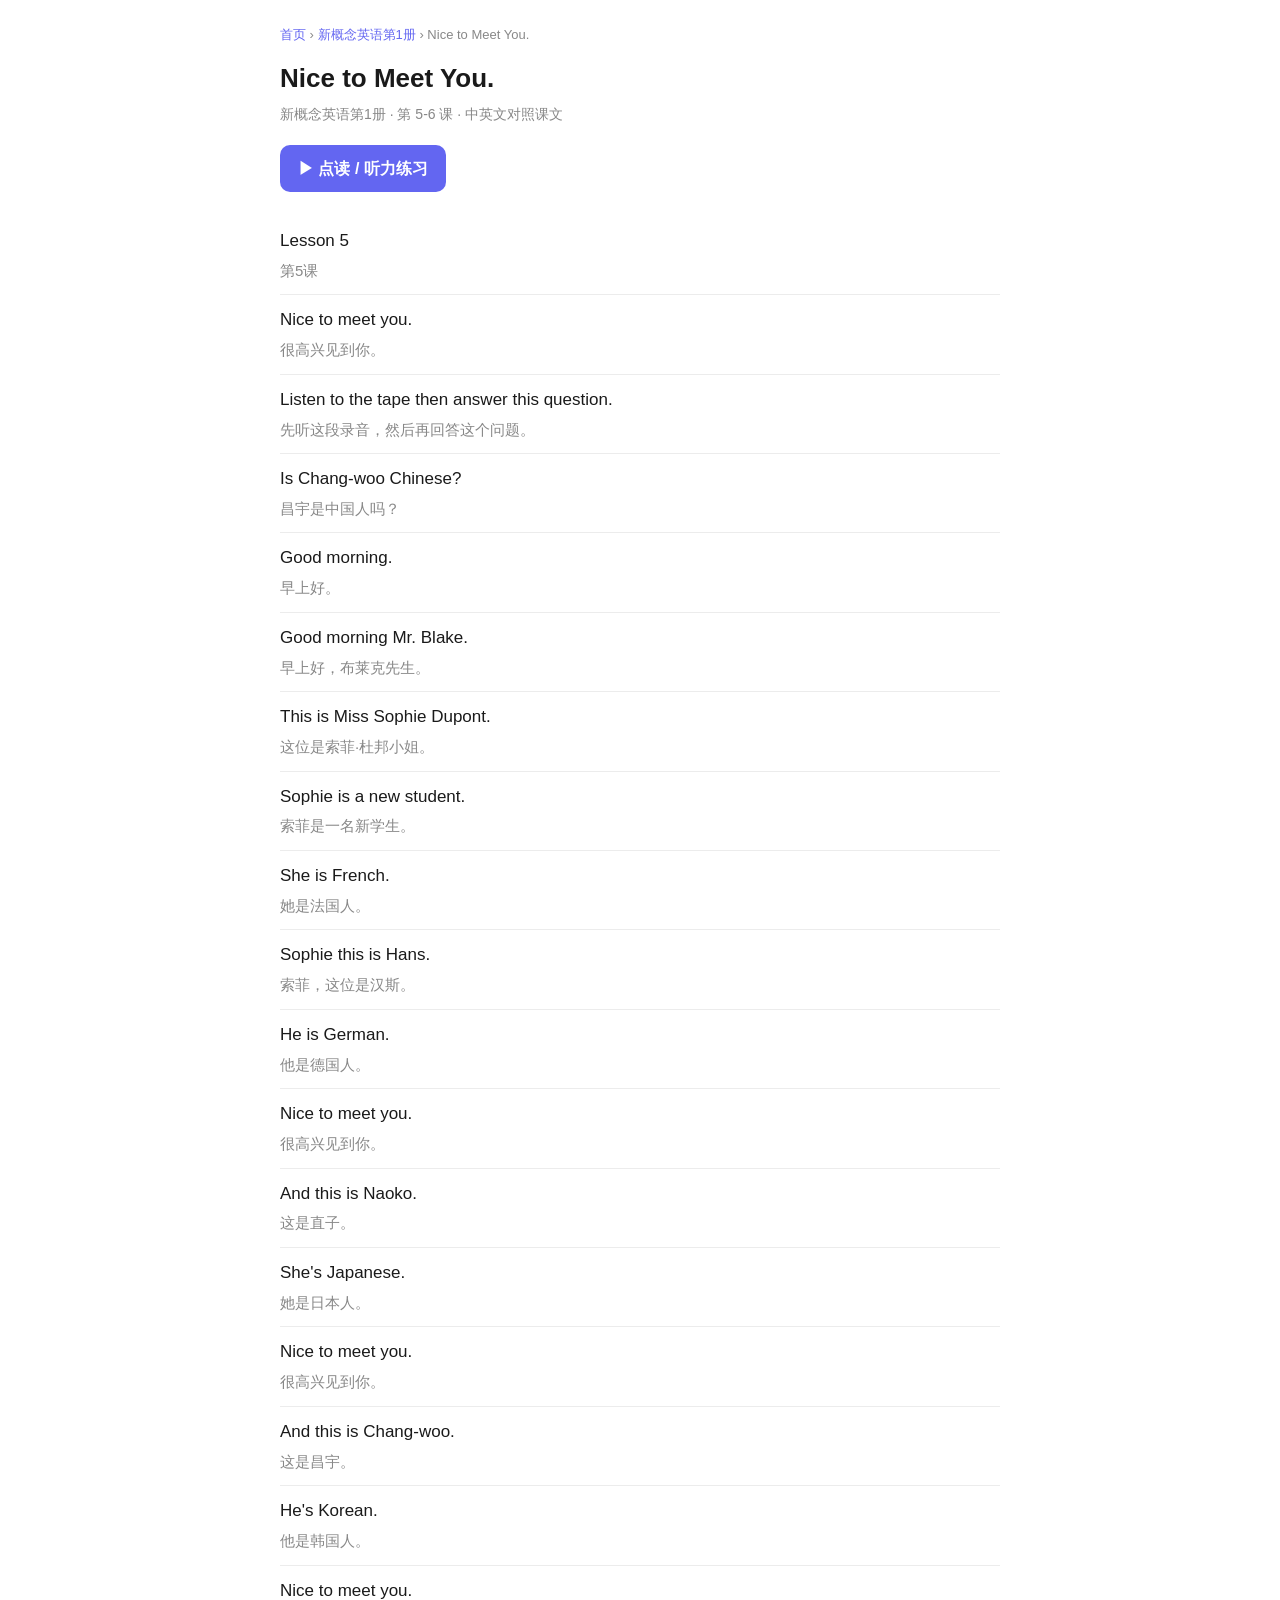
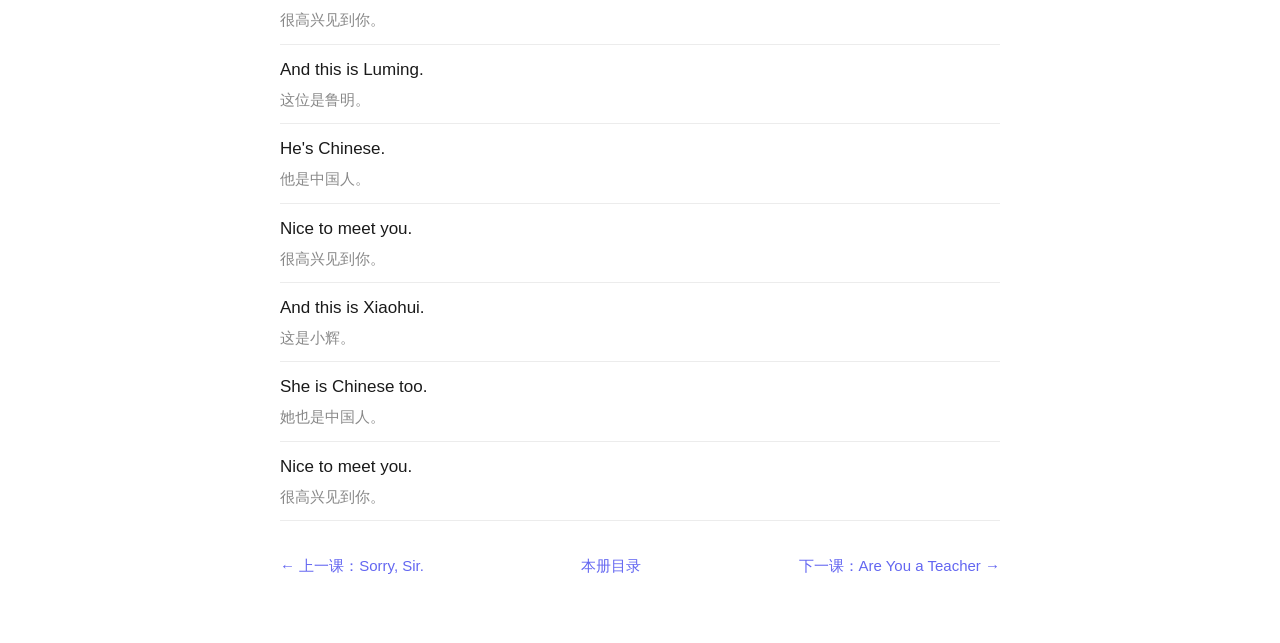
<file: NCE1/005-006-nice-to-meet-you.html>
<!DOCTYPE html>
<html lang="zh-CN">
<head>
  <meta charset="UTF-8">
  <meta name="viewport" content="width=device-width, initial-scale=1">
  <title>Nice to Meet You. - 新概念英语第1册课文 · 中英对照 | NCE Flow</title>
  <meta name="description" content="新概念英语第1册《Nice to Meet You.》课文原文与中英文对照翻译。Lesson 5 Nice to meet you. Listen to the tape then answer this question. Is Chang-woo Chinese? Good morning. Good m">
  <link rel="canonical" href="https://nce.luzhenhua.cn/NCE1/005-006-nice-to-meet-you.html">
  <meta property="og:type" content="article">
  <meta property="og:site_name" content="NCE Flow">
  <meta property="og:locale" content="zh_CN">
  <meta property="og:title" content="Nice to Meet You. - 新概念英语第1册课文">
  <meta property="og:description" content="新概念英语第1册《Nice to Meet You.》课文原文与中英文对照翻译。Lesson 5 Nice to meet you. Listen to the tape then answer this question. Is Chang-woo Chinese? Good morning. Good m">
  <meta property="og:url" content="https://nce.luzhenhua.cn/NCE1/005-006-nice-to-meet-you.html">
  <meta property="og:image" content="https://nce.luzhenhua.cn/icons/icon-512x512.png">
  <meta name="twitter:card" content="summary">
  <link rel="icon" href="../favicon.ico">
  <style>:root{color-scheme:light dark}*{box-sizing:border-box}
body{margin:0;font-family:-apple-system,BlinkMacSystemFont,"Segoe UI",Roboto,"PingFang SC","Microsoft YaHei",sans-serif;line-height:1.7;color:#1a1a1a;background:#fff}
@media(prefers-color-scheme:dark){body{color:#e5e5e5;background:#0f0f12}}
.wrap{max-width:760px;margin:0 auto;padding:24px 20px 64px}
.crumb{font-size:13px;color:#888;margin-bottom:10px}.crumb a{color:#6366f1;text-decoration:none}
h1{font-size:26px;margin:.2em 0 .1em}.meta{color:#888;font-size:14px;margin:0 0 18px}
.cta{display:inline-block;background:#6366f1;color:#fff;text-decoration:none;padding:10px 18px;border-radius:10px;font-weight:600;margin-bottom:24px}
.sentences{list-style:none;padding:0;margin:0}.sentences li{padding:11px 0;border-bottom:1px solid rgba(128,128,128,.15)}
.en{display:block;font-size:17px}.cn{display:block;color:#888;font-size:15px;margin-top:2px}
.pager{display:flex;justify-content:space-between;gap:12px;margin-top:32px;flex-wrap:wrap;font-size:15px}
.pager a{color:#6366f1;text-decoration:none}
.toc{list-style:none;padding:0;margin:0}.toc li{padding:9px 0;border-bottom:1px solid rgba(128,128,128,.15)}
.toc a{color:#6366f1;text-decoration:none}.toc .no{color:#aaa;font-size:13px;margin-right:8px}</style>
  <script type="application/ld+json">{"@context": "https://schema.org", "@type": "LearningResource", "name": "Nice to Meet You.", "description": "新概念英语第1册《Nice to Meet You.》课文原文与中英文对照翻译。Lesson 5 Nice to meet you. Listen to the tape then answer this question. Is Chang-woo Chinese? Good morning. Good m", "inLanguage": ["en", "zh-CN"], "learningResourceType": "课文", "educationalLevel": "新概念英语第1册", "isPartOf": {"@type": "Course", "name": "新概念英语第1册", "url": "https://nce.luzhenhua.cn/NCE1/"}, "url": "https://nce.luzhenhua.cn/NCE1/005-006-nice-to-meet-you.html"}</script>
</head>
<body>
  <main class="wrap">
    <nav class="crumb"><a href="../index.html">首页</a> › <a href="./">新概念英语第1册</a> › Nice to Meet You.</nav>
    <h1>Nice to Meet You.</h1>
    <p class="meta">新概念英语第1册 · 第 5-6 课 · 中英文对照课文</p>
    <a class="cta" href="../lesson.html#NCE1/005&amp;006－Nice to Meet You.">▶ 点读 / 听力练习</a>
    <ol class="sentences">
      <li><span class="en">Lesson 5</span><span class="cn">第5课</span></li>
      <li><span class="en">Nice to meet you.</span><span class="cn">很高兴见到你。</span></li>
      <li><span class="en">Listen to the tape then answer this question.</span><span class="cn">先听这段录音，然后再回答这个问题。</span></li>
      <li><span class="en">Is Chang-woo Chinese?</span><span class="cn">昌宇是中国人吗？</span></li>
      <li><span class="en">Good morning.</span><span class="cn">早上好。</span></li>
      <li><span class="en">Good morning Mr. Blake.</span><span class="cn">早上好，布莱克先生。</span></li>
      <li><span class="en">This is Miss Sophie Dupont.</span><span class="cn">这位是索菲·杜邦小姐。</span></li>
      <li><span class="en">Sophie is a new student.</span><span class="cn">索菲是一名新学生。</span></li>
      <li><span class="en">She is French.</span><span class="cn">她是法国人。</span></li>
      <li><span class="en">Sophie this is Hans.</span><span class="cn">索菲，这位是汉斯。</span></li>
      <li><span class="en">He is German.</span><span class="cn">他是德国人。</span></li>
      <li><span class="en">Nice to meet you.</span><span class="cn">很高兴见到你。</span></li>
      <li><span class="en">And this is Naoko.</span><span class="cn">这是直子。</span></li>
      <li><span class="en">She&#x27;s Japanese.</span><span class="cn">她是日本人。</span></li>
      <li><span class="en">Nice to meet you.</span><span class="cn">很高兴见到你。</span></li>
      <li><span class="en">And this is Chang-woo.</span><span class="cn">这是昌宇。</span></li>
      <li><span class="en">He&#x27;s Korean.</span><span class="cn">他是韩国人。</span></li>
      <li><span class="en">Nice to meet you.</span><span class="cn">很高兴见到你。</span></li>
      <li><span class="en">And this is Luming.</span><span class="cn">这位是鲁明。</span></li>
      <li><span class="en">He&#x27;s Chinese.</span><span class="cn">他是中国人。</span></li>
      <li><span class="en">Nice to meet you.</span><span class="cn">很高兴见到你。</span></li>
      <li><span class="en">And this is Xiaohui.</span><span class="cn">这是小辉。</span></li>
      <li><span class="en">She is Chinese too.</span><span class="cn">她也是中国人。</span></li>
      <li><span class="en">Nice to meet you.</span><span class="cn">很高兴见到你。</span></li>
    </ol>
    <nav class="pager">
      <a href="003-004-sorry-sir.html">← 上一课：Sorry, Sir.</a>
      <a href="./">本册目录</a>
      <a href="007-008-are-you-a-teacher.html">下一课：Are You a Teacher →</a>
    </nav>
  </main>
</body>
</html>
</file>
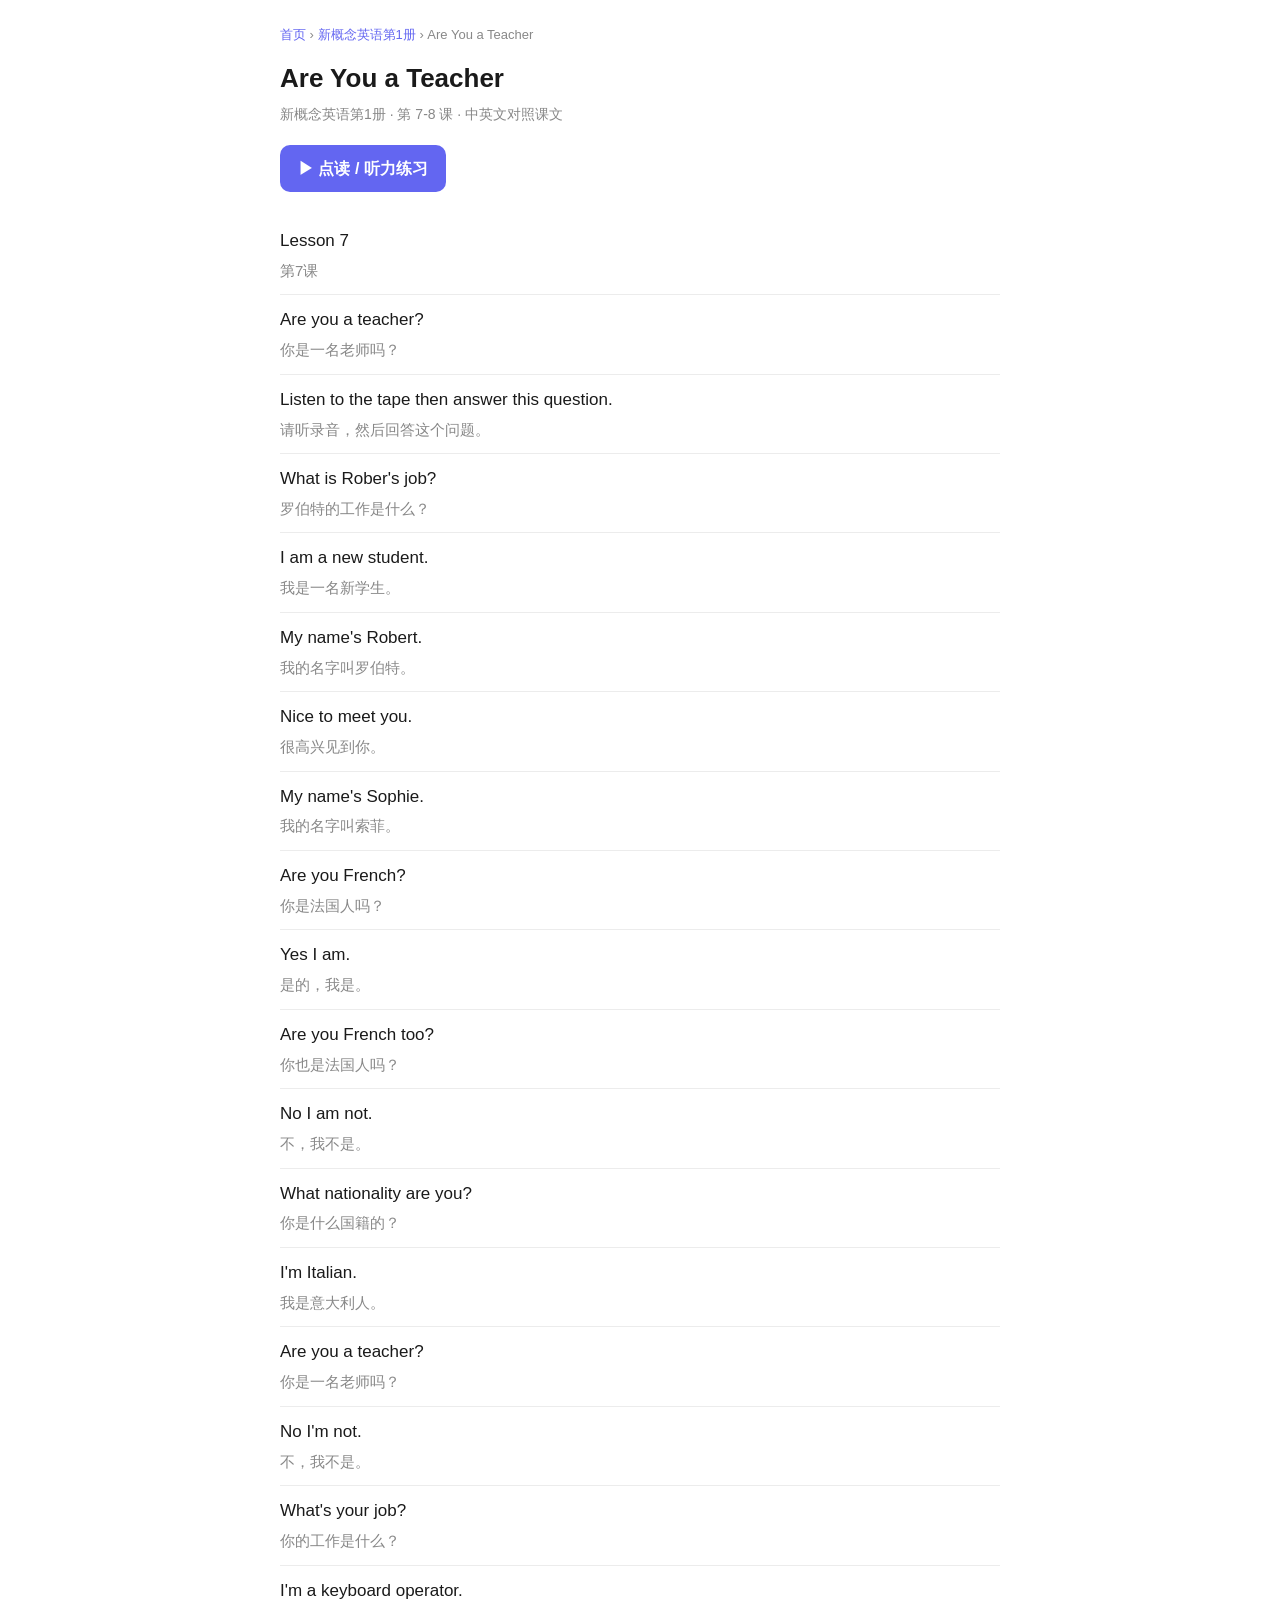
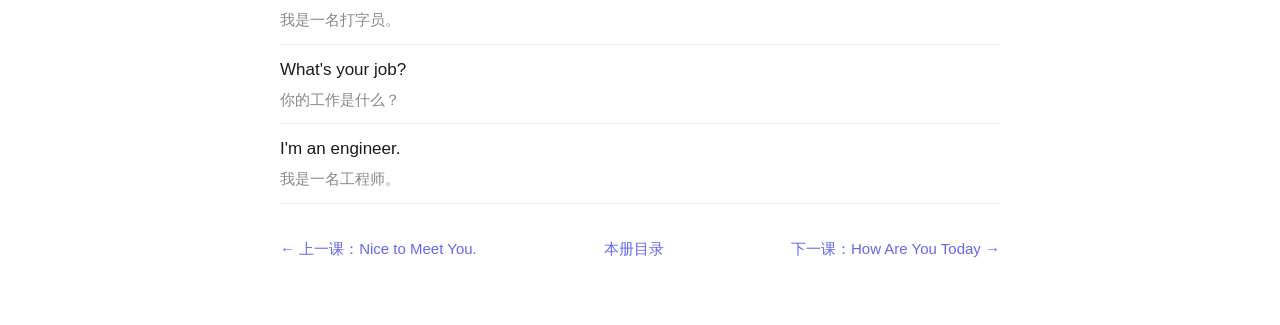
<file: NCE1/007-008-are-you-a-teacher.html>
<!DOCTYPE html>
<html lang="zh-CN">
<head>
  <meta charset="UTF-8">
  <meta name="viewport" content="width=device-width, initial-scale=1">
  <title>Are You a Teacher - 新概念英语第1册课文 · 中英对照 | NCE Flow</title>
  <meta name="description" content="新概念英语第1册《Are You a Teacher》课文原文与中英文对照翻译。Lesson 7 Are you a teacher? Listen to the tape then answer this question. What is Rober&#x27;s job? I am a new student. ">
  <link rel="canonical" href="https://nce.luzhenhua.cn/NCE1/007-008-are-you-a-teacher.html">
  <meta property="og:type" content="article">
  <meta property="og:site_name" content="NCE Flow">
  <meta property="og:locale" content="zh_CN">
  <meta property="og:title" content="Are You a Teacher - 新概念英语第1册课文">
  <meta property="og:description" content="新概念英语第1册《Are You a Teacher》课文原文与中英文对照翻译。Lesson 7 Are you a teacher? Listen to the tape then answer this question. What is Rober&#x27;s job? I am a new student. ">
  <meta property="og:url" content="https://nce.luzhenhua.cn/NCE1/007-008-are-you-a-teacher.html">
  <meta property="og:image" content="https://nce.luzhenhua.cn/icons/icon-512x512.png">
  <meta name="twitter:card" content="summary">
  <link rel="icon" href="../favicon.ico">
  <style>:root{color-scheme:light dark}*{box-sizing:border-box}
body{margin:0;font-family:-apple-system,BlinkMacSystemFont,"Segoe UI",Roboto,"PingFang SC","Microsoft YaHei",sans-serif;line-height:1.7;color:#1a1a1a;background:#fff}
@media(prefers-color-scheme:dark){body{color:#e5e5e5;background:#0f0f12}}
.wrap{max-width:760px;margin:0 auto;padding:24px 20px 64px}
.crumb{font-size:13px;color:#888;margin-bottom:10px}.crumb a{color:#6366f1;text-decoration:none}
h1{font-size:26px;margin:.2em 0 .1em}.meta{color:#888;font-size:14px;margin:0 0 18px}
.cta{display:inline-block;background:#6366f1;color:#fff;text-decoration:none;padding:10px 18px;border-radius:10px;font-weight:600;margin-bottom:24px}
.sentences{list-style:none;padding:0;margin:0}.sentences li{padding:11px 0;border-bottom:1px solid rgba(128,128,128,.15)}
.en{display:block;font-size:17px}.cn{display:block;color:#888;font-size:15px;margin-top:2px}
.pager{display:flex;justify-content:space-between;gap:12px;margin-top:32px;flex-wrap:wrap;font-size:15px}
.pager a{color:#6366f1;text-decoration:none}
.toc{list-style:none;padding:0;margin:0}.toc li{padding:9px 0;border-bottom:1px solid rgba(128,128,128,.15)}
.toc a{color:#6366f1;text-decoration:none}.toc .no{color:#aaa;font-size:13px;margin-right:8px}</style>
  <script type="application/ld+json">{"@context": "https://schema.org", "@type": "LearningResource", "name": "Are You a Teacher", "description": "新概念英语第1册《Are You a Teacher》课文原文与中英文对照翻译。Lesson 7 Are you a teacher? Listen to the tape then answer this question. What is Rober's job? I am a new student. ", "inLanguage": ["en", "zh-CN"], "learningResourceType": "课文", "educationalLevel": "新概念英语第1册", "isPartOf": {"@type": "Course", "name": "新概念英语第1册", "url": "https://nce.luzhenhua.cn/NCE1/"}, "url": "https://nce.luzhenhua.cn/NCE1/007-008-are-you-a-teacher.html"}</script>
</head>
<body>
  <main class="wrap">
    <nav class="crumb"><a href="../index.html">首页</a> › <a href="./">新概念英语第1册</a> › Are You a Teacher</nav>
    <h1>Are You a Teacher</h1>
    <p class="meta">新概念英语第1册 · 第 7-8 课 · 中英文对照课文</p>
    <a class="cta" href="../lesson.html#NCE1/007&amp;008－Are You a Teacher">▶ 点读 / 听力练习</a>
    <ol class="sentences">
      <li><span class="en">Lesson 7</span><span class="cn">第7课</span></li>
      <li><span class="en">Are you a teacher?</span><span class="cn">你是一名老师吗？</span></li>
      <li><span class="en">Listen to the tape then answer this question.</span><span class="cn">请听录音，然后回答这个问题。</span></li>
      <li><span class="en">What is Rober&#x27;s job?</span><span class="cn">罗伯特的工作是什么？</span></li>
      <li><span class="en">I am a new student.</span><span class="cn">我是一名新学生。</span></li>
      <li><span class="en">My name&#x27;s Robert.</span><span class="cn">我的名字叫罗伯特。</span></li>
      <li><span class="en">Nice to meet you.</span><span class="cn">很高兴见到你。</span></li>
      <li><span class="en">My name&#x27;s Sophie.</span><span class="cn">我的名字叫索菲。</span></li>
      <li><span class="en">Are you French?</span><span class="cn">你是法国人吗？</span></li>
      <li><span class="en">Yes I am.</span><span class="cn">是的，我是。</span></li>
      <li><span class="en">Are you French too?</span><span class="cn">你也是法国人吗？</span></li>
      <li><span class="en">No I am not.</span><span class="cn">不，我不是。</span></li>
      <li><span class="en">What nationality are you?</span><span class="cn">你是什么国籍的？</span></li>
      <li><span class="en">I&#x27;m Italian.</span><span class="cn">我是意大利人。</span></li>
      <li><span class="en">Are you a teacher?</span><span class="cn">你是一名老师吗？</span></li>
      <li><span class="en">No I&#x27;m not.</span><span class="cn">不，我不是。</span></li>
      <li><span class="en">What&#x27;s your job?</span><span class="cn">你的工作是什么？</span></li>
      <li><span class="en">I&#x27;m a keyboard operator.</span><span class="cn">我是一名打字员。</span></li>
      <li><span class="en">What&#x27;s your job?</span><span class="cn">你的工作是什么？</span></li>
      <li><span class="en">I&#x27;m an engineer.</span><span class="cn">我是一名工程师。</span></li>
    </ol>
    <nav class="pager">
      <a href="005-006-nice-to-meet-you.html">← 上一课：Nice to Meet You.</a>
      <a href="./">本册目录</a>
      <a href="009-010-how-are-you-today.html">下一课：How Are You Today →</a>
    </nav>
  </main>
</body>
</html>
</file>
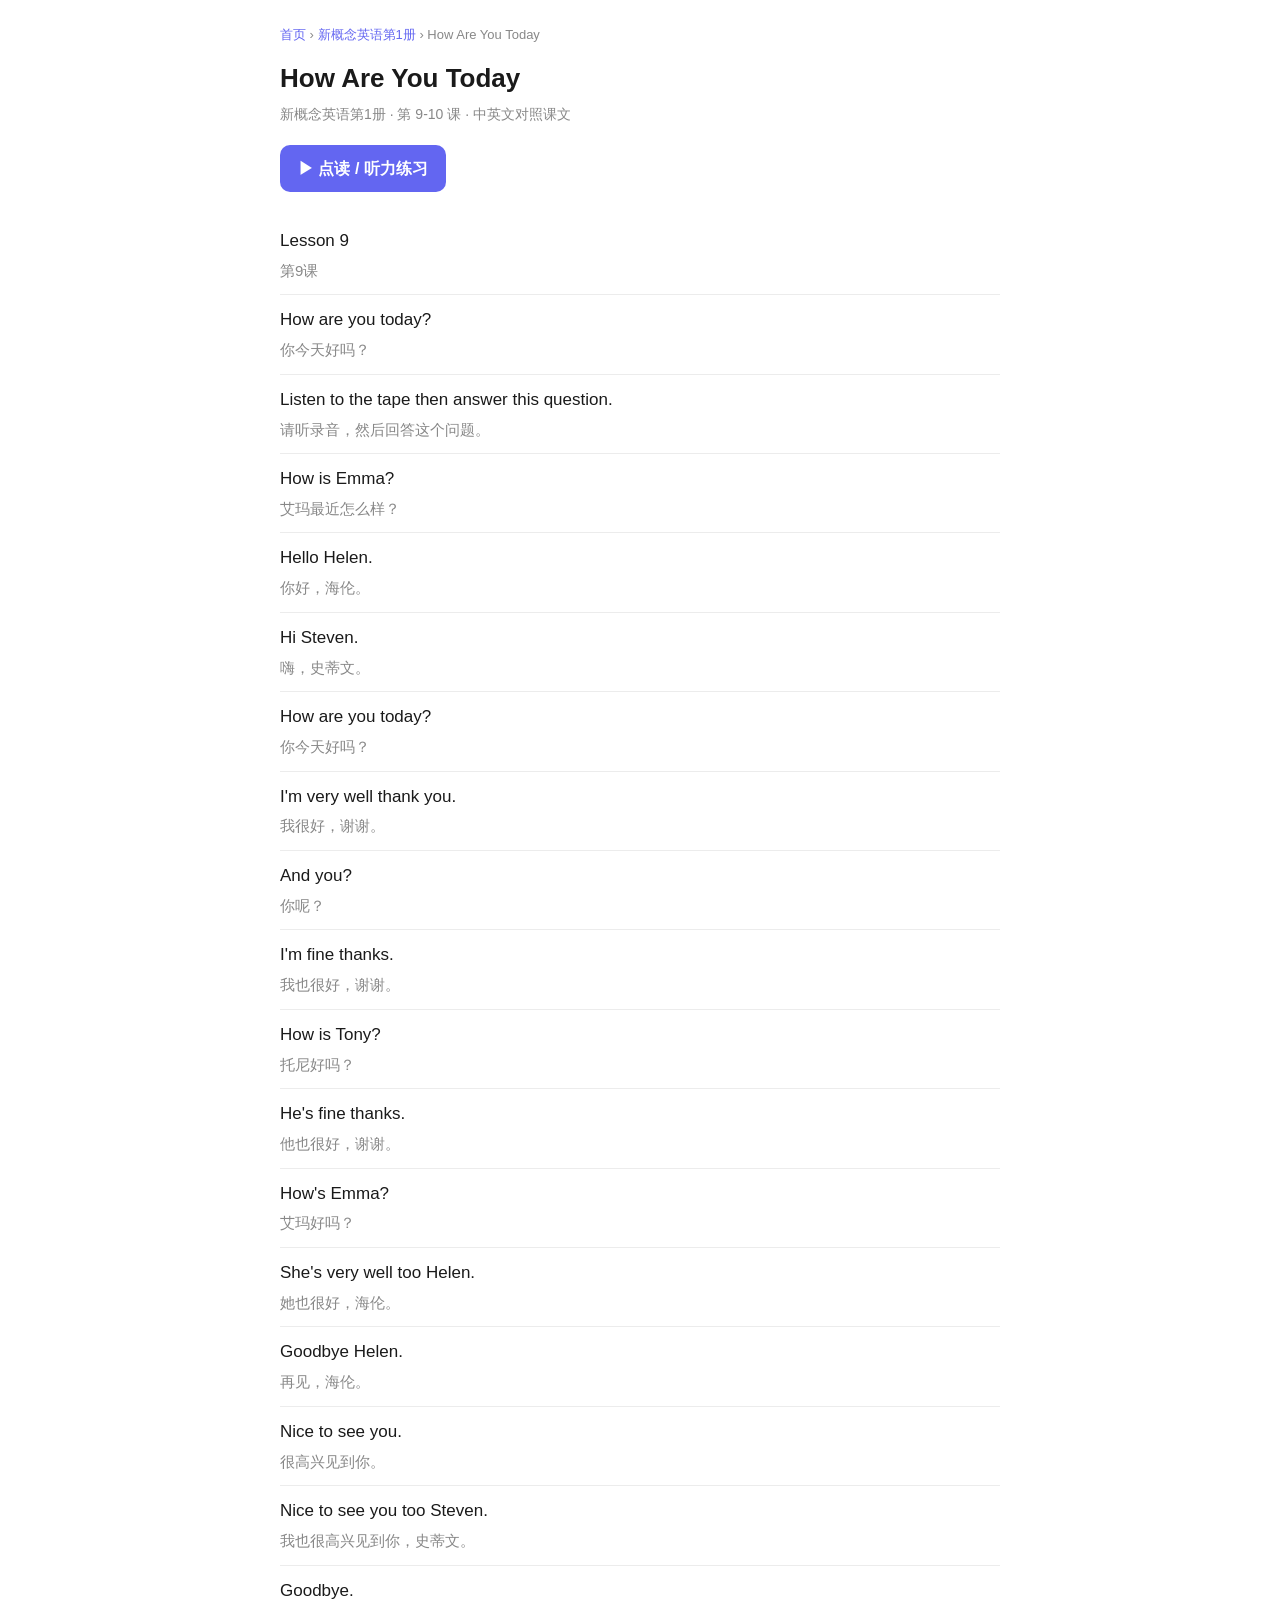
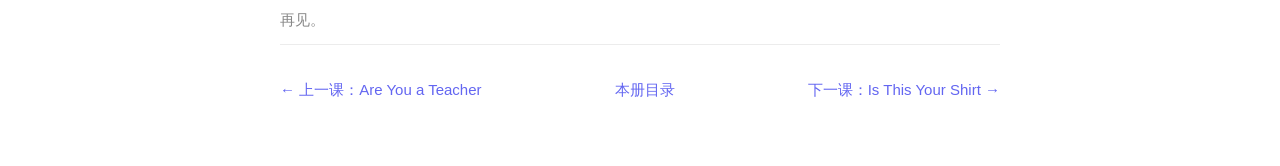
<file: NCE1/009-010-how-are-you-today.html>
<!DOCTYPE html>
<html lang="zh-CN">
<head>
  <meta charset="UTF-8">
  <meta name="viewport" content="width=device-width, initial-scale=1">
  <title>How Are You Today - 新概念英语第1册课文 · 中英对照 | NCE Flow</title>
  <meta name="description" content="新概念英语第1册《How Are You Today》课文原文与中英文对照翻译。Lesson 9 How are you today? Listen to the tape then answer this question. How is Emma? Hello Helen. Hi Steven. How ">
  <link rel="canonical" href="https://nce.luzhenhua.cn/NCE1/009-010-how-are-you-today.html">
  <meta property="og:type" content="article">
  <meta property="og:site_name" content="NCE Flow">
  <meta property="og:locale" content="zh_CN">
  <meta property="og:title" content="How Are You Today - 新概念英语第1册课文">
  <meta property="og:description" content="新概念英语第1册《How Are You Today》课文原文与中英文对照翻译。Lesson 9 How are you today? Listen to the tape then answer this question. How is Emma? Hello Helen. Hi Steven. How ">
  <meta property="og:url" content="https://nce.luzhenhua.cn/NCE1/009-010-how-are-you-today.html">
  <meta property="og:image" content="https://nce.luzhenhua.cn/icons/icon-512x512.png">
  <meta name="twitter:card" content="summary">
  <link rel="icon" href="../favicon.ico">
  <style>:root{color-scheme:light dark}*{box-sizing:border-box}
body{margin:0;font-family:-apple-system,BlinkMacSystemFont,"Segoe UI",Roboto,"PingFang SC","Microsoft YaHei",sans-serif;line-height:1.7;color:#1a1a1a;background:#fff}
@media(prefers-color-scheme:dark){body{color:#e5e5e5;background:#0f0f12}}
.wrap{max-width:760px;margin:0 auto;padding:24px 20px 64px}
.crumb{font-size:13px;color:#888;margin-bottom:10px}.crumb a{color:#6366f1;text-decoration:none}
h1{font-size:26px;margin:.2em 0 .1em}.meta{color:#888;font-size:14px;margin:0 0 18px}
.cta{display:inline-block;background:#6366f1;color:#fff;text-decoration:none;padding:10px 18px;border-radius:10px;font-weight:600;margin-bottom:24px}
.sentences{list-style:none;padding:0;margin:0}.sentences li{padding:11px 0;border-bottom:1px solid rgba(128,128,128,.15)}
.en{display:block;font-size:17px}.cn{display:block;color:#888;font-size:15px;margin-top:2px}
.pager{display:flex;justify-content:space-between;gap:12px;margin-top:32px;flex-wrap:wrap;font-size:15px}
.pager a{color:#6366f1;text-decoration:none}
.toc{list-style:none;padding:0;margin:0}.toc li{padding:9px 0;border-bottom:1px solid rgba(128,128,128,.15)}
.toc a{color:#6366f1;text-decoration:none}.toc .no{color:#aaa;font-size:13px;margin-right:8px}</style>
  <script type="application/ld+json">{"@context": "https://schema.org", "@type": "LearningResource", "name": "How Are You Today", "description": "新概念英语第1册《How Are You Today》课文原文与中英文对照翻译。Lesson 9 How are you today? Listen to the tape then answer this question. How is Emma? Hello Helen. Hi Steven. How ", "inLanguage": ["en", "zh-CN"], "learningResourceType": "课文", "educationalLevel": "新概念英语第1册", "isPartOf": {"@type": "Course", "name": "新概念英语第1册", "url": "https://nce.luzhenhua.cn/NCE1/"}, "url": "https://nce.luzhenhua.cn/NCE1/009-010-how-are-you-today.html"}</script>
</head>
<body>
  <main class="wrap">
    <nav class="crumb"><a href="../index.html">首页</a> › <a href="./">新概念英语第1册</a> › How Are You Today</nav>
    <h1>How Are You Today</h1>
    <p class="meta">新概念英语第1册 · 第 9-10 课 · 中英文对照课文</p>
    <a class="cta" href="../lesson.html#NCE1/009&amp;010－How Are You Today">▶ 点读 / 听力练习</a>
    <ol class="sentences">
      <li><span class="en">Lesson 9</span><span class="cn">第9课</span></li>
      <li><span class="en">How are you today?</span><span class="cn">你今天好吗？</span></li>
      <li><span class="en">Listen to the tape then answer this question.</span><span class="cn">请听录音，然后回答这个问题。</span></li>
      <li><span class="en">How is Emma?</span><span class="cn">艾玛最近怎么样？</span></li>
      <li><span class="en">Hello Helen.</span><span class="cn">你好，海伦。</span></li>
      <li><span class="en">Hi Steven.</span><span class="cn">嗨，史蒂文。</span></li>
      <li><span class="en">How are you today?</span><span class="cn">你今天好吗？</span></li>
      <li><span class="en">I&#x27;m very well thank you.</span><span class="cn">我很好，谢谢。</span></li>
      <li><span class="en">And you?</span><span class="cn">你呢？</span></li>
      <li><span class="en">I&#x27;m fine thanks.</span><span class="cn">我也很好，谢谢。</span></li>
      <li><span class="en">How is Tony?</span><span class="cn">托尼好吗？</span></li>
      <li><span class="en">He&#x27;s fine thanks.</span><span class="cn">他也很好，谢谢。</span></li>
      <li><span class="en">How&#x27;s Emma?</span><span class="cn">艾玛好吗？</span></li>
      <li><span class="en">She&#x27;s very well too Helen.</span><span class="cn">她也很好，海伦。</span></li>
      <li><span class="en">Goodbye Helen.</span><span class="cn">再见，海伦。</span></li>
      <li><span class="en">Nice to see you.</span><span class="cn">很高兴见到你。</span></li>
      <li><span class="en">Nice to see you too Steven.</span><span class="cn">我也很高兴见到你，史蒂文。</span></li>
      <li><span class="en">Goodbye.</span><span class="cn">再见。</span></li>
    </ol>
    <nav class="pager">
      <a href="007-008-are-you-a-teacher.html">← 上一课：Are You a Teacher</a>
      <a href="./">本册目录</a>
      <a href="011-012-is-this-your-shirt.html">下一课：Is This Your Shirt →</a>
    </nav>
  </main>
</body>
</html>
</file>
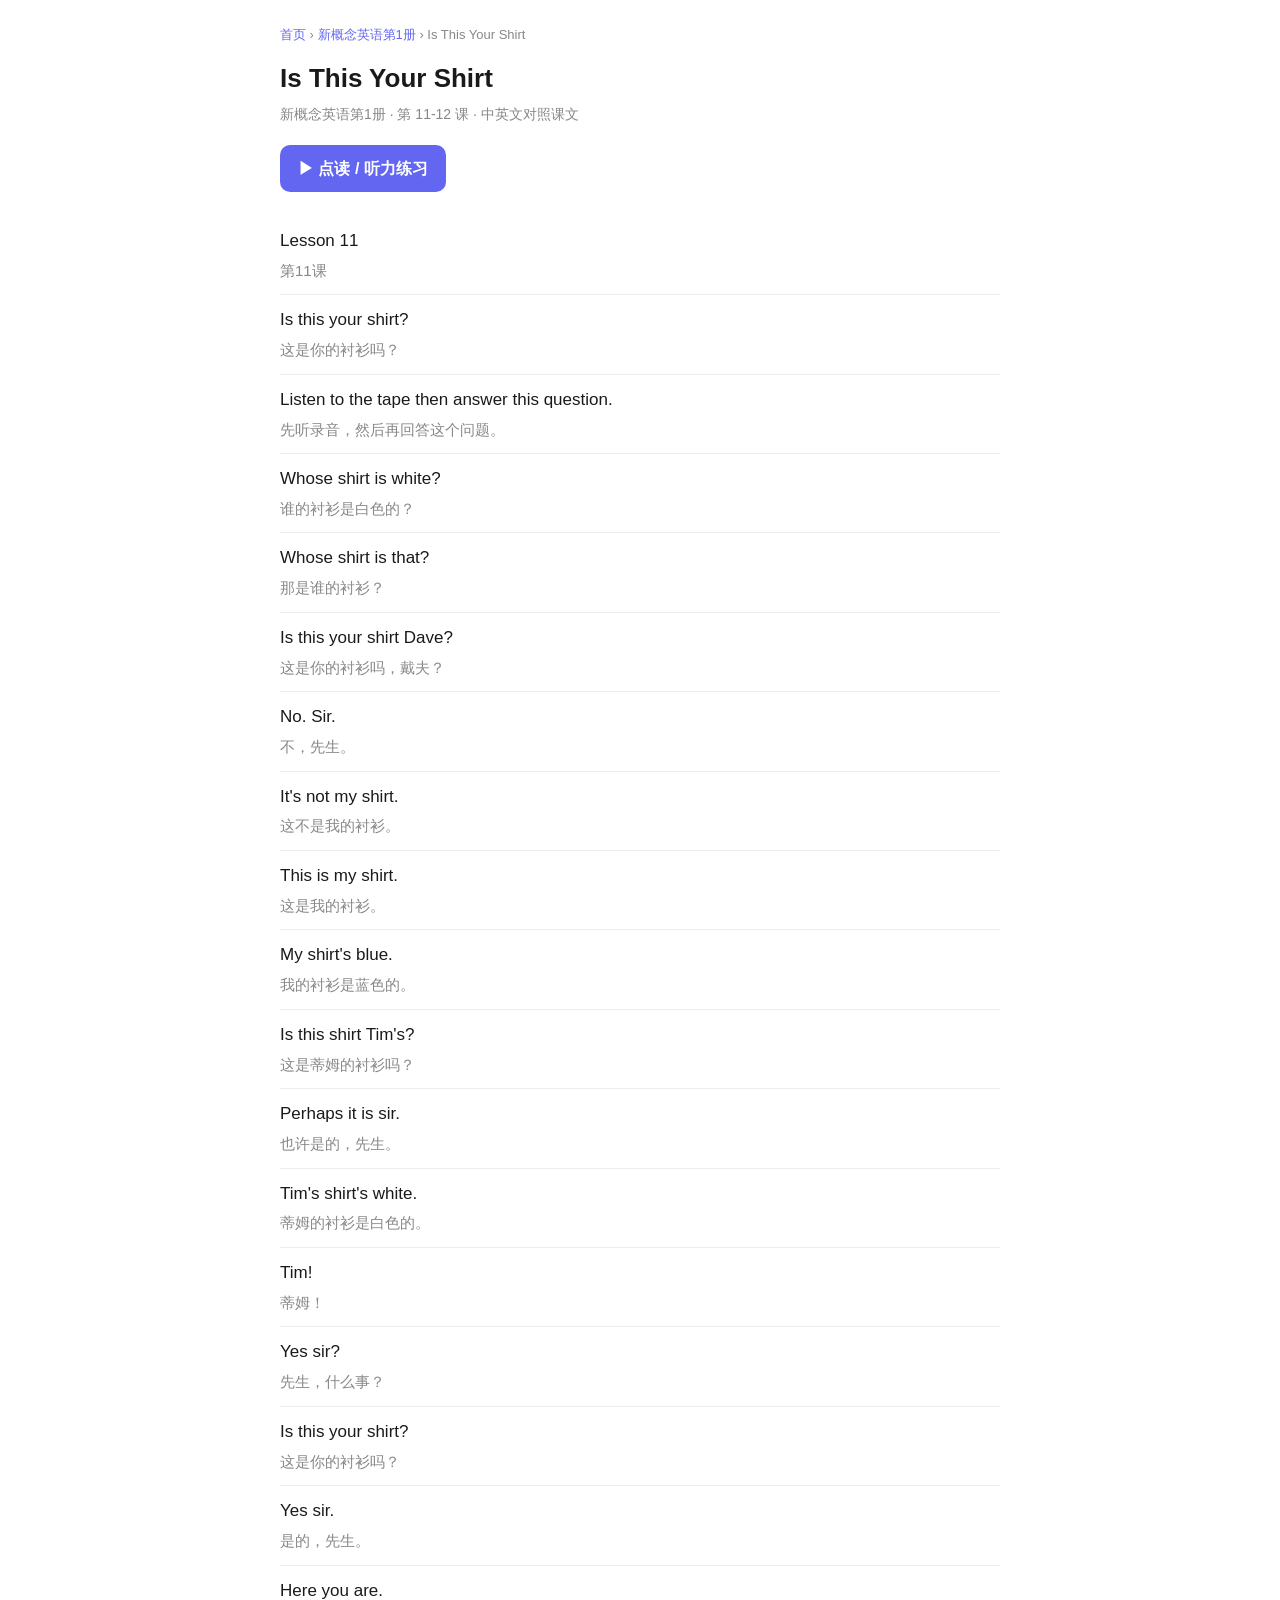
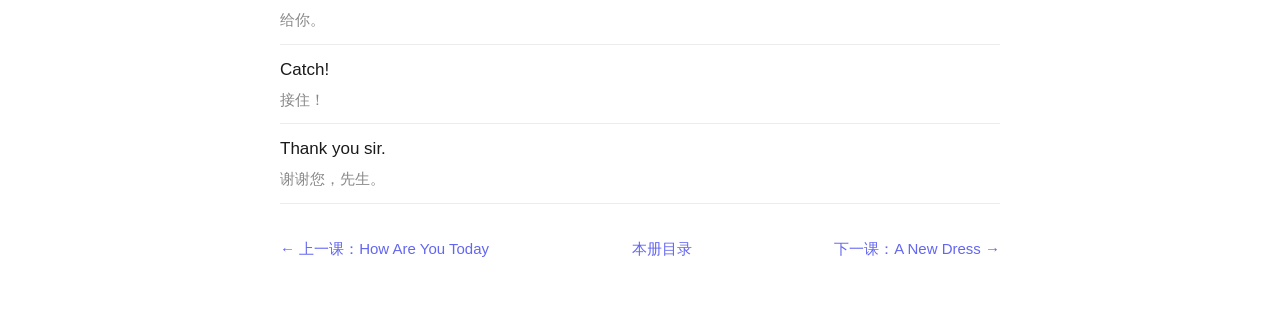
<file: NCE1/011-012-is-this-your-shirt.html>
<!DOCTYPE html>
<html lang="zh-CN">
<head>
  <meta charset="UTF-8">
  <meta name="viewport" content="width=device-width, initial-scale=1">
  <title>Is This Your Shirt - 新概念英语第1册课文 · 中英对照 | NCE Flow</title>
  <meta name="description" content="新概念英语第1册《Is This Your Shirt》课文原文与中英文对照翻译。Lesson 11 Is this your shirt? Listen to the tape then answer this question. Whose shirt is white? Whose shirt is t">
  <link rel="canonical" href="https://nce.luzhenhua.cn/NCE1/011-012-is-this-your-shirt.html">
  <meta property="og:type" content="article">
  <meta property="og:site_name" content="NCE Flow">
  <meta property="og:locale" content="zh_CN">
  <meta property="og:title" content="Is This Your Shirt - 新概念英语第1册课文">
  <meta property="og:description" content="新概念英语第1册《Is This Your Shirt》课文原文与中英文对照翻译。Lesson 11 Is this your shirt? Listen to the tape then answer this question. Whose shirt is white? Whose shirt is t">
  <meta property="og:url" content="https://nce.luzhenhua.cn/NCE1/011-012-is-this-your-shirt.html">
  <meta property="og:image" content="https://nce.luzhenhua.cn/icons/icon-512x512.png">
  <meta name="twitter:card" content="summary">
  <link rel="icon" href="../favicon.ico">
  <style>:root{color-scheme:light dark}*{box-sizing:border-box}
body{margin:0;font-family:-apple-system,BlinkMacSystemFont,"Segoe UI",Roboto,"PingFang SC","Microsoft YaHei",sans-serif;line-height:1.7;color:#1a1a1a;background:#fff}
@media(prefers-color-scheme:dark){body{color:#e5e5e5;background:#0f0f12}}
.wrap{max-width:760px;margin:0 auto;padding:24px 20px 64px}
.crumb{font-size:13px;color:#888;margin-bottom:10px}.crumb a{color:#6366f1;text-decoration:none}
h1{font-size:26px;margin:.2em 0 .1em}.meta{color:#888;font-size:14px;margin:0 0 18px}
.cta{display:inline-block;background:#6366f1;color:#fff;text-decoration:none;padding:10px 18px;border-radius:10px;font-weight:600;margin-bottom:24px}
.sentences{list-style:none;padding:0;margin:0}.sentences li{padding:11px 0;border-bottom:1px solid rgba(128,128,128,.15)}
.en{display:block;font-size:17px}.cn{display:block;color:#888;font-size:15px;margin-top:2px}
.pager{display:flex;justify-content:space-between;gap:12px;margin-top:32px;flex-wrap:wrap;font-size:15px}
.pager a{color:#6366f1;text-decoration:none}
.toc{list-style:none;padding:0;margin:0}.toc li{padding:9px 0;border-bottom:1px solid rgba(128,128,128,.15)}
.toc a{color:#6366f1;text-decoration:none}.toc .no{color:#aaa;font-size:13px;margin-right:8px}</style>
  <script type="application/ld+json">{"@context": "https://schema.org", "@type": "LearningResource", "name": "Is This Your Shirt", "description": "新概念英语第1册《Is This Your Shirt》课文原文与中英文对照翻译。Lesson 11 Is this your shirt? Listen to the tape then answer this question. Whose shirt is white? Whose shirt is t", "inLanguage": ["en", "zh-CN"], "learningResourceType": "课文", "educationalLevel": "新概念英语第1册", "isPartOf": {"@type": "Course", "name": "新概念英语第1册", "url": "https://nce.luzhenhua.cn/NCE1/"}, "url": "https://nce.luzhenhua.cn/NCE1/011-012-is-this-your-shirt.html"}</script>
</head>
<body>
  <main class="wrap">
    <nav class="crumb"><a href="../index.html">首页</a> › <a href="./">新概念英语第1册</a> › Is This Your Shirt</nav>
    <h1>Is This Your Shirt</h1>
    <p class="meta">新概念英语第1册 · 第 11-12 课 · 中英文对照课文</p>
    <a class="cta" href="../lesson.html#NCE1/011&amp;012－Is This Your Shirt">▶ 点读 / 听力练习</a>
    <ol class="sentences">
      <li><span class="en">Lesson 11</span><span class="cn">第11课</span></li>
      <li><span class="en">Is this your shirt?</span><span class="cn">这是你的衬衫吗？</span></li>
      <li><span class="en">Listen to the tape then answer this question.</span><span class="cn">先听录音，然后再回答这个问题。</span></li>
      <li><span class="en">Whose shirt is white?</span><span class="cn">谁的衬衫是白色的？</span></li>
      <li><span class="en">Whose shirt is that?</span><span class="cn">那是谁的衬衫？</span></li>
      <li><span class="en">Is this your shirt Dave?</span><span class="cn">这是你的衬衫吗，戴夫？</span></li>
      <li><span class="en">No. Sir.</span><span class="cn">不，先生。</span></li>
      <li><span class="en">It&#x27;s not my shirt.</span><span class="cn">这不是我的衬衫。</span></li>
      <li><span class="en">This is my shirt.</span><span class="cn">这是我的衬衫。</span></li>
      <li><span class="en">My shirt&#x27;s blue.</span><span class="cn">我的衬衫是蓝色的。</span></li>
      <li><span class="en">Is this shirt Tim&#x27;s?</span><span class="cn">这是蒂姆的衬衫吗？</span></li>
      <li><span class="en">Perhaps it is sir.</span><span class="cn">也许是的，先生。</span></li>
      <li><span class="en">Tim&#x27;s shirt&#x27;s white.</span><span class="cn">蒂姆的衬衫是白色的。</span></li>
      <li><span class="en">Tim!</span><span class="cn">蒂姆！</span></li>
      <li><span class="en">Yes sir?</span><span class="cn">先生，什么事？</span></li>
      <li><span class="en">Is this your shirt?</span><span class="cn">这是你的衬衫吗？</span></li>
      <li><span class="en">Yes sir.</span><span class="cn">是的，先生。</span></li>
      <li><span class="en">Here you are.</span><span class="cn">给你。</span></li>
      <li><span class="en">Catch!</span><span class="cn">接住！</span></li>
      <li><span class="en">Thank you sir.</span><span class="cn">谢谢您，先生。</span></li>
    </ol>
    <nav class="pager">
      <a href="009-010-how-are-you-today.html">← 上一课：How Are You Today</a>
      <a href="./">本册目录</a>
      <a href="013-014-a-new-dress.html">下一课：A New Dress →</a>
    </nav>
  </main>
</body>
</html>
</file>
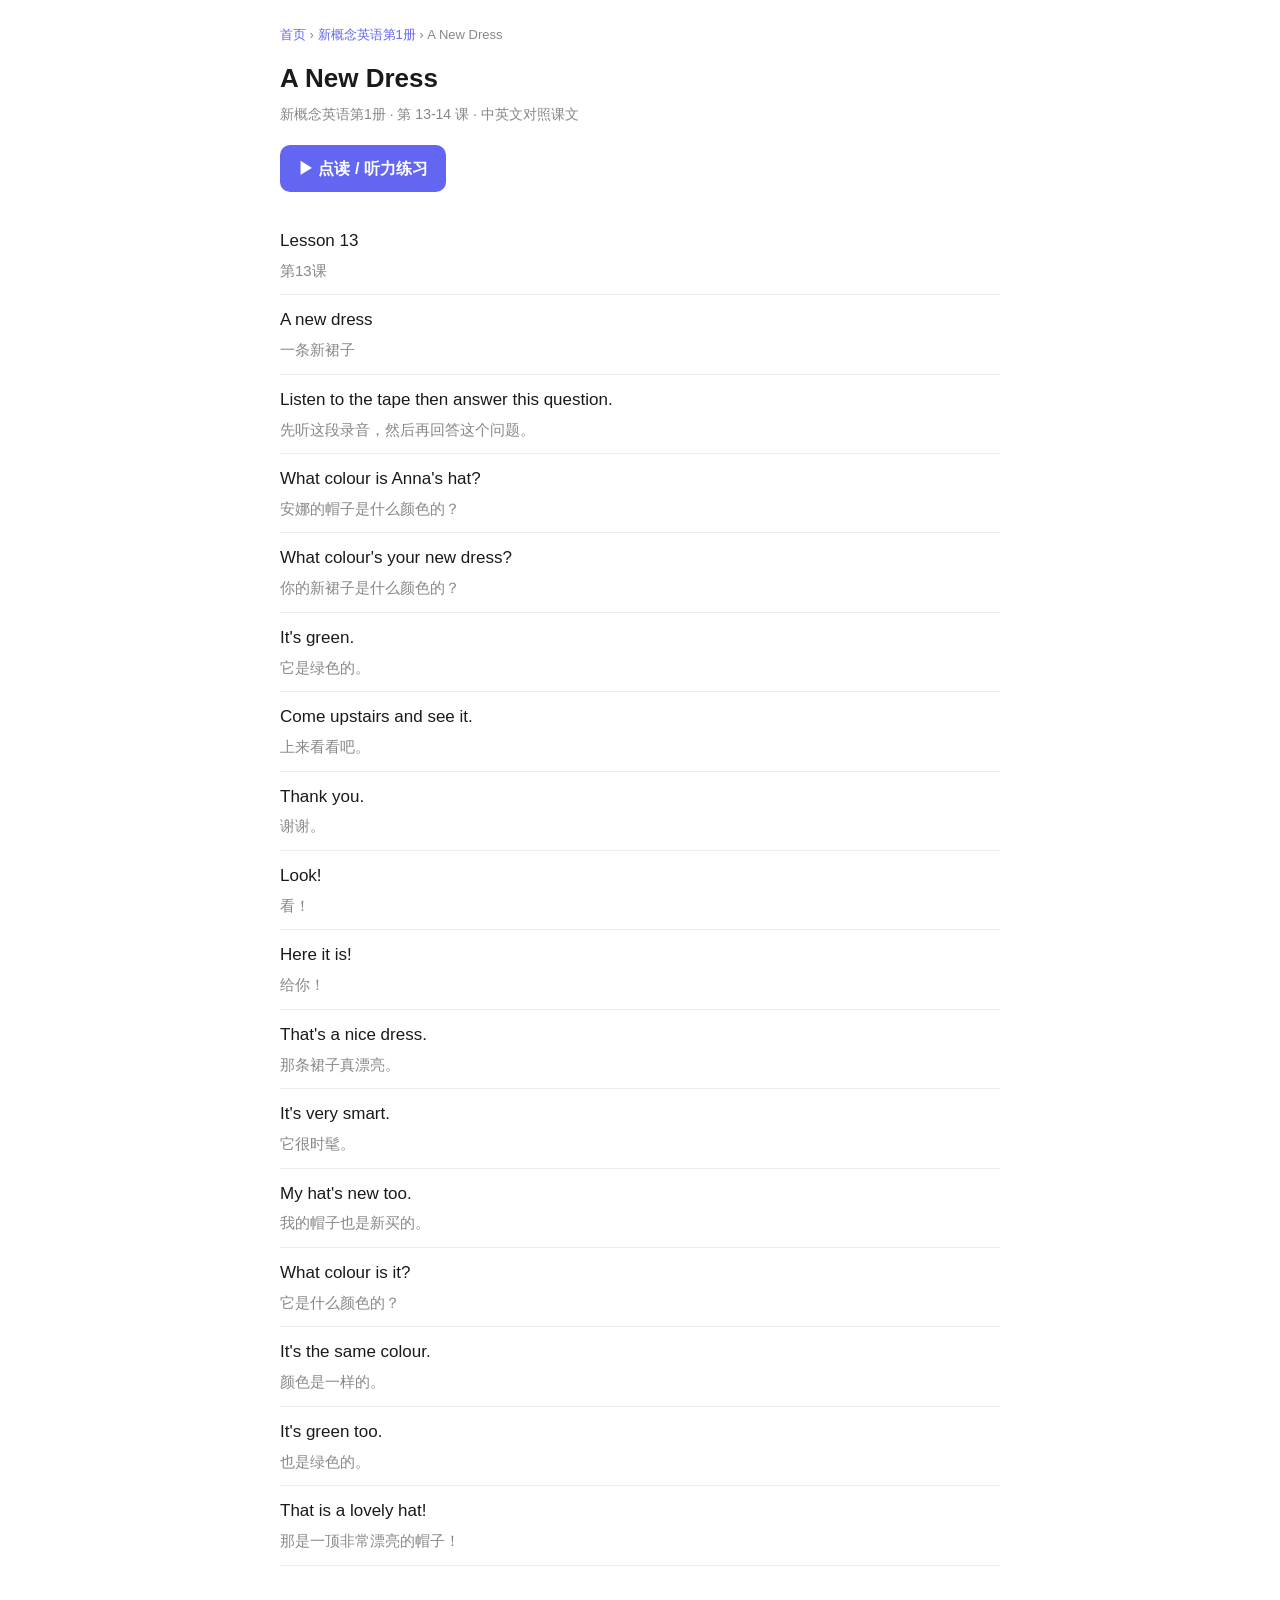
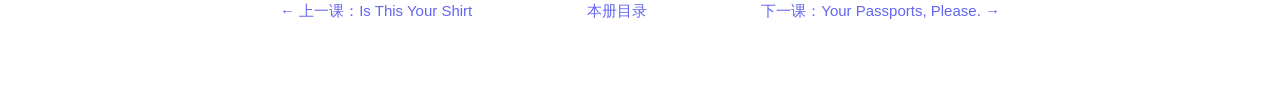
<file: NCE1/013-014-a-new-dress.html>
<!DOCTYPE html>
<html lang="zh-CN">
<head>
  <meta charset="UTF-8">
  <meta name="viewport" content="width=device-width, initial-scale=1">
  <title>A New Dress - 新概念英语第1册课文 · 中英对照 | NCE Flow</title>
  <meta name="description" content="新概念英语第1册《A New Dress》课文原文与中英文对照翻译。Lesson 13 A new dress Listen to the tape then answer this question. What colour is Anna&#x27;s hat? What colour&#x27;s your new dre">
  <link rel="canonical" href="https://nce.luzhenhua.cn/NCE1/013-014-a-new-dress.html">
  <meta property="og:type" content="article">
  <meta property="og:site_name" content="NCE Flow">
  <meta property="og:locale" content="zh_CN">
  <meta property="og:title" content="A New Dress - 新概念英语第1册课文">
  <meta property="og:description" content="新概念英语第1册《A New Dress》课文原文与中英文对照翻译。Lesson 13 A new dress Listen to the tape then answer this question. What colour is Anna&#x27;s hat? What colour&#x27;s your new dre">
  <meta property="og:url" content="https://nce.luzhenhua.cn/NCE1/013-014-a-new-dress.html">
  <meta property="og:image" content="https://nce.luzhenhua.cn/icons/icon-512x512.png">
  <meta name="twitter:card" content="summary">
  <link rel="icon" href="../favicon.ico">
  <style>:root{color-scheme:light dark}*{box-sizing:border-box}
body{margin:0;font-family:-apple-system,BlinkMacSystemFont,"Segoe UI",Roboto,"PingFang SC","Microsoft YaHei",sans-serif;line-height:1.7;color:#1a1a1a;background:#fff}
@media(prefers-color-scheme:dark){body{color:#e5e5e5;background:#0f0f12}}
.wrap{max-width:760px;margin:0 auto;padding:24px 20px 64px}
.crumb{font-size:13px;color:#888;margin-bottom:10px}.crumb a{color:#6366f1;text-decoration:none}
h1{font-size:26px;margin:.2em 0 .1em}.meta{color:#888;font-size:14px;margin:0 0 18px}
.cta{display:inline-block;background:#6366f1;color:#fff;text-decoration:none;padding:10px 18px;border-radius:10px;font-weight:600;margin-bottom:24px}
.sentences{list-style:none;padding:0;margin:0}.sentences li{padding:11px 0;border-bottom:1px solid rgba(128,128,128,.15)}
.en{display:block;font-size:17px}.cn{display:block;color:#888;font-size:15px;margin-top:2px}
.pager{display:flex;justify-content:space-between;gap:12px;margin-top:32px;flex-wrap:wrap;font-size:15px}
.pager a{color:#6366f1;text-decoration:none}
.toc{list-style:none;padding:0;margin:0}.toc li{padding:9px 0;border-bottom:1px solid rgba(128,128,128,.15)}
.toc a{color:#6366f1;text-decoration:none}.toc .no{color:#aaa;font-size:13px;margin-right:8px}</style>
  <script type="application/ld+json">{"@context": "https://schema.org", "@type": "LearningResource", "name": "A New Dress", "description": "新概念英语第1册《A New Dress》课文原文与中英文对照翻译。Lesson 13 A new dress Listen to the tape then answer this question. What colour is Anna's hat? What colour's your new dre", "inLanguage": ["en", "zh-CN"], "learningResourceType": "课文", "educationalLevel": "新概念英语第1册", "isPartOf": {"@type": "Course", "name": "新概念英语第1册", "url": "https://nce.luzhenhua.cn/NCE1/"}, "url": "https://nce.luzhenhua.cn/NCE1/013-014-a-new-dress.html"}</script>
</head>
<body>
  <main class="wrap">
    <nav class="crumb"><a href="../index.html">首页</a> › <a href="./">新概念英语第1册</a> › A New Dress</nav>
    <h1>A New Dress</h1>
    <p class="meta">新概念英语第1册 · 第 13-14 课 · 中英文对照课文</p>
    <a class="cta" href="../lesson.html#NCE1/013&amp;014－A New Dress">▶ 点读 / 听力练习</a>
    <ol class="sentences">
      <li><span class="en">Lesson 13</span><span class="cn">第13课</span></li>
      <li><span class="en">A new dress</span><span class="cn">一条新裙子</span></li>
      <li><span class="en">Listen to the tape then answer this question.</span><span class="cn">先听这段录音，然后再回答这个问题。</span></li>
      <li><span class="en">What colour is Anna&#x27;s hat?</span><span class="cn">安娜的帽子是什么颜色的？</span></li>
      <li><span class="en">What colour&#x27;s your new dress?</span><span class="cn">你的新裙子是什么颜色的？</span></li>
      <li><span class="en">It&#x27;s green.</span><span class="cn">它是绿色的。</span></li>
      <li><span class="en">Come upstairs and see it.</span><span class="cn">上来看看吧。</span></li>
      <li><span class="en">Thank you.</span><span class="cn">谢谢。</span></li>
      <li><span class="en">Look!</span><span class="cn">看！</span></li>
      <li><span class="en">Here it is!</span><span class="cn">给你！</span></li>
      <li><span class="en">That&#x27;s a nice dress.</span><span class="cn">那条裙子真漂亮。</span></li>
      <li><span class="en">It&#x27;s very smart.</span><span class="cn">它很时髦。</span></li>
      <li><span class="en">My hat&#x27;s new too.</span><span class="cn">我的帽子也是新买的。</span></li>
      <li><span class="en">What colour is it?</span><span class="cn">它是什么颜色的？</span></li>
      <li><span class="en">It&#x27;s the same colour.</span><span class="cn">颜色是一样的。</span></li>
      <li><span class="en">It&#x27;s green  too.</span><span class="cn">也是绿色的。</span></li>
      <li><span class="en">That is a lovely hat!</span><span class="cn">那是一顶非常漂亮的帽子！</span></li>
    </ol>
    <nav class="pager">
      <a href="011-012-is-this-your-shirt.html">← 上一课：Is This Your Shirt</a>
      <a href="./">本册目录</a>
      <a href="015-016-your-passports-please.html">下一课：Your Passports, Please. →</a>
    </nav>
  </main>
</body>
</html>
</file>
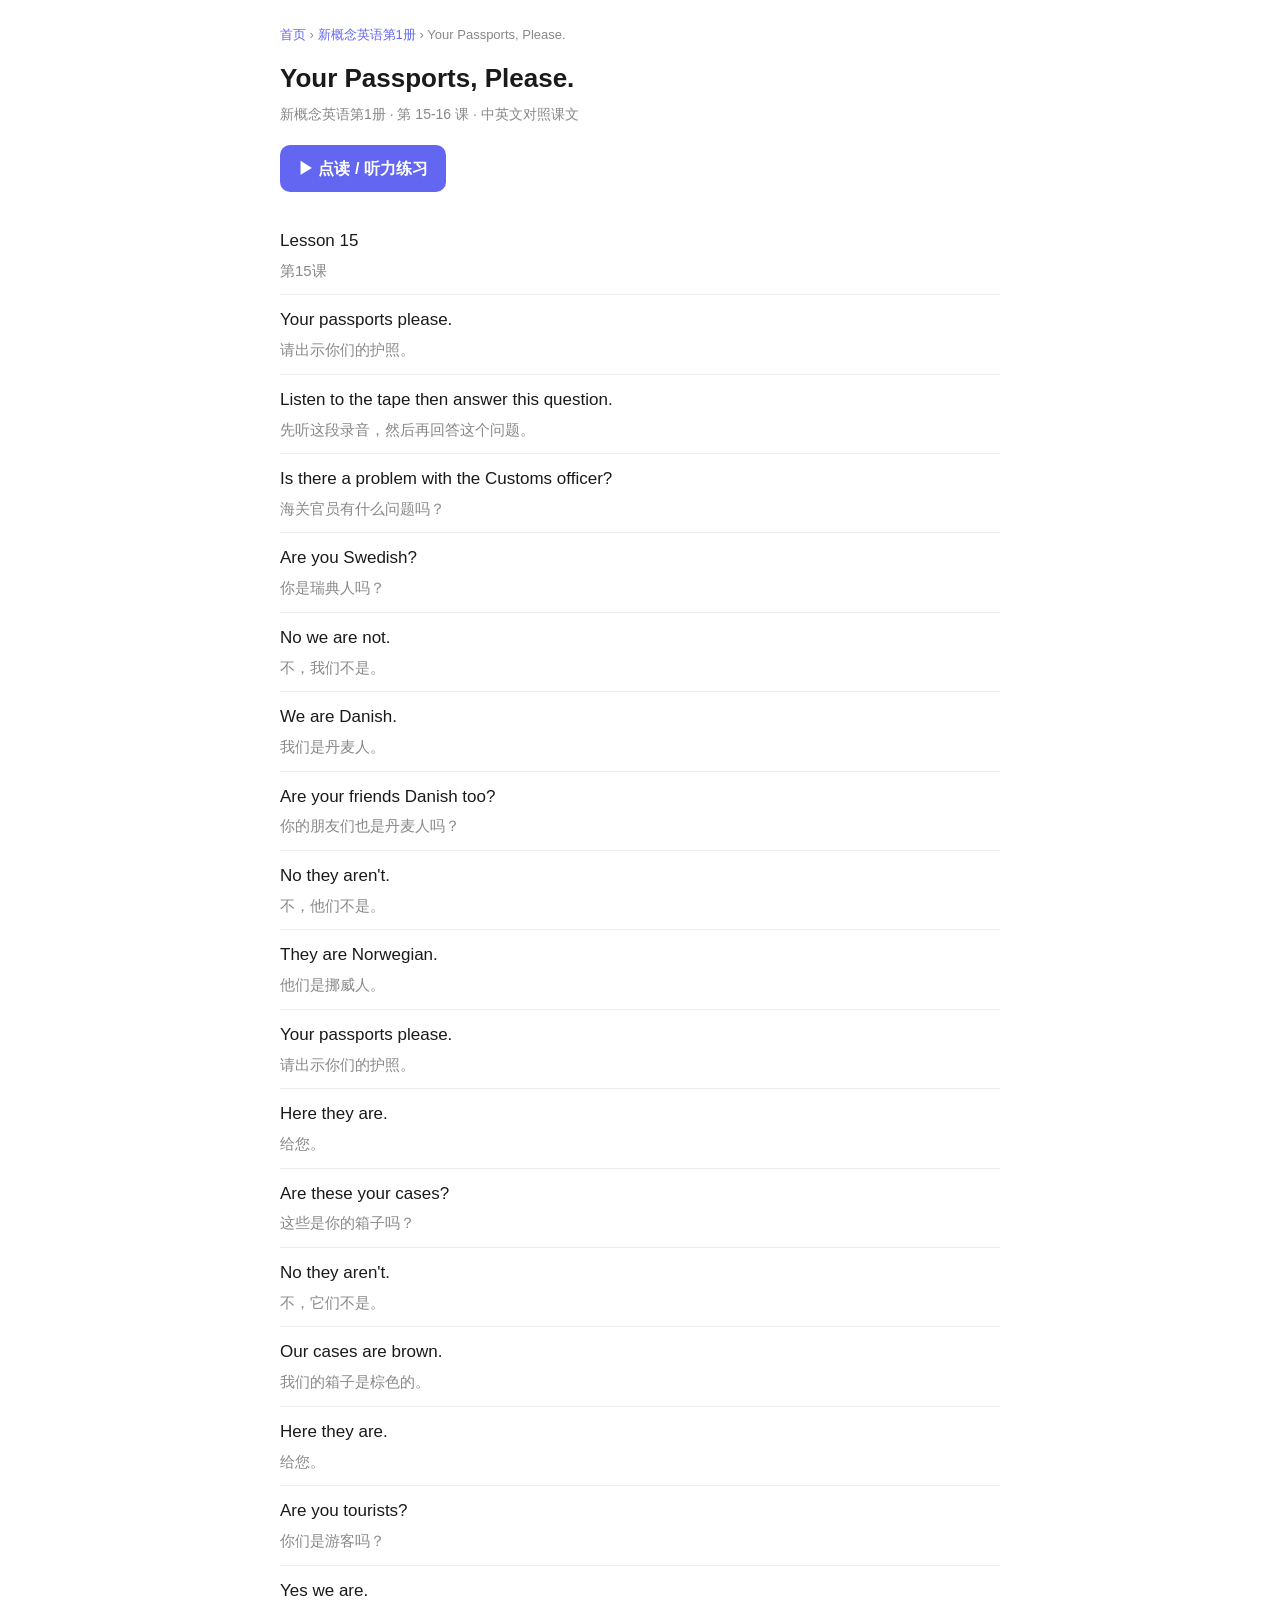
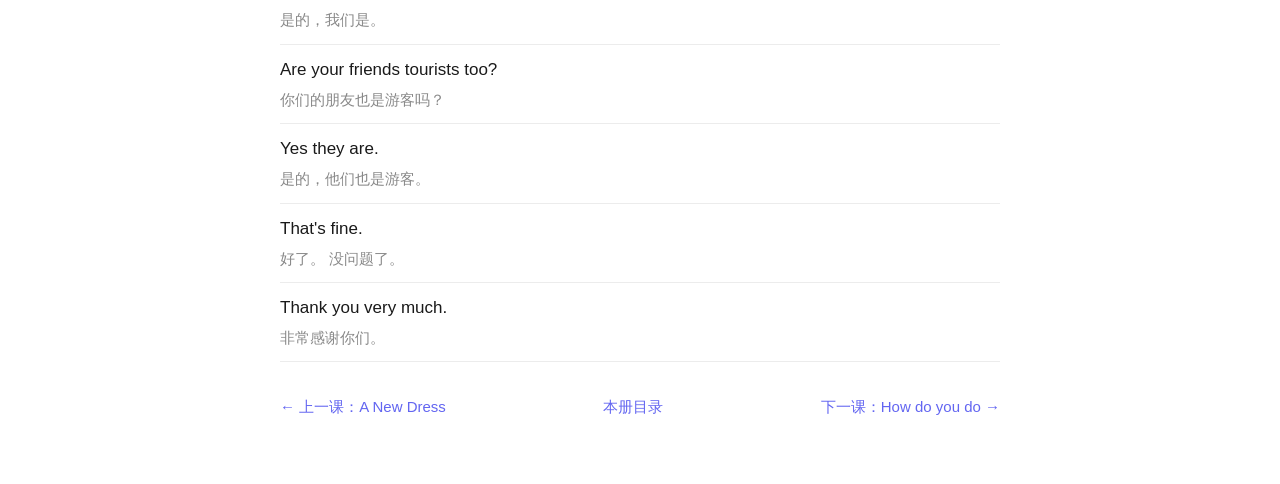
<file: NCE1/015-016-your-passports-please.html>
<!DOCTYPE html>
<html lang="zh-CN">
<head>
  <meta charset="UTF-8">
  <meta name="viewport" content="width=device-width, initial-scale=1">
  <title>Your Passports, Please. - 新概念英语第1册课文 · 中英对照 | NCE Flow</title>
  <meta name="description" content="新概念英语第1册《Your Passports, Please.》课文原文与中英文对照翻译。Lesson 15 Your passports please. Listen to the tape then answer this question. Is there a problem with the Cu">
  <link rel="canonical" href="https://nce.luzhenhua.cn/NCE1/015-016-your-passports-please.html">
  <meta property="og:type" content="article">
  <meta property="og:site_name" content="NCE Flow">
  <meta property="og:locale" content="zh_CN">
  <meta property="og:title" content="Your Passports, Please. - 新概念英语第1册课文">
  <meta property="og:description" content="新概念英语第1册《Your Passports, Please.》课文原文与中英文对照翻译。Lesson 15 Your passports please. Listen to the tape then answer this question. Is there a problem with the Cu">
  <meta property="og:url" content="https://nce.luzhenhua.cn/NCE1/015-016-your-passports-please.html">
  <meta property="og:image" content="https://nce.luzhenhua.cn/icons/icon-512x512.png">
  <meta name="twitter:card" content="summary">
  <link rel="icon" href="../favicon.ico">
  <style>:root{color-scheme:light dark}*{box-sizing:border-box}
body{margin:0;font-family:-apple-system,BlinkMacSystemFont,"Segoe UI",Roboto,"PingFang SC","Microsoft YaHei",sans-serif;line-height:1.7;color:#1a1a1a;background:#fff}
@media(prefers-color-scheme:dark){body{color:#e5e5e5;background:#0f0f12}}
.wrap{max-width:760px;margin:0 auto;padding:24px 20px 64px}
.crumb{font-size:13px;color:#888;margin-bottom:10px}.crumb a{color:#6366f1;text-decoration:none}
h1{font-size:26px;margin:.2em 0 .1em}.meta{color:#888;font-size:14px;margin:0 0 18px}
.cta{display:inline-block;background:#6366f1;color:#fff;text-decoration:none;padding:10px 18px;border-radius:10px;font-weight:600;margin-bottom:24px}
.sentences{list-style:none;padding:0;margin:0}.sentences li{padding:11px 0;border-bottom:1px solid rgba(128,128,128,.15)}
.en{display:block;font-size:17px}.cn{display:block;color:#888;font-size:15px;margin-top:2px}
.pager{display:flex;justify-content:space-between;gap:12px;margin-top:32px;flex-wrap:wrap;font-size:15px}
.pager a{color:#6366f1;text-decoration:none}
.toc{list-style:none;padding:0;margin:0}.toc li{padding:9px 0;border-bottom:1px solid rgba(128,128,128,.15)}
.toc a{color:#6366f1;text-decoration:none}.toc .no{color:#aaa;font-size:13px;margin-right:8px}</style>
  <script type="application/ld+json">{"@context": "https://schema.org", "@type": "LearningResource", "name": "Your Passports, Please.", "description": "新概念英语第1册《Your Passports, Please.》课文原文与中英文对照翻译。Lesson 15 Your passports please. Listen to the tape then answer this question. Is there a problem with the Cu", "inLanguage": ["en", "zh-CN"], "learningResourceType": "课文", "educationalLevel": "新概念英语第1册", "isPartOf": {"@type": "Course", "name": "新概念英语第1册", "url": "https://nce.luzhenhua.cn/NCE1/"}, "url": "https://nce.luzhenhua.cn/NCE1/015-016-your-passports-please.html"}</script>
</head>
<body>
  <main class="wrap">
    <nav class="crumb"><a href="../index.html">首页</a> › <a href="./">新概念英语第1册</a> › Your Passports, Please.</nav>
    <h1>Your Passports, Please.</h1>
    <p class="meta">新概念英语第1册 · 第 15-16 课 · 中英文对照课文</p>
    <a class="cta" href="../lesson.html#NCE1/015&amp;016－Your Passports, Please.">▶ 点读 / 听力练习</a>
    <ol class="sentences">
      <li><span class="en">Lesson 15</span><span class="cn">第15课</span></li>
      <li><span class="en">Your passports please.</span><span class="cn">请出示你们的护照。</span></li>
      <li><span class="en">Listen to the tape then answer this question.</span><span class="cn">先听这段录音，然后再回答这个问题。</span></li>
      <li><span class="en">Is there a problem with the Customs officer?</span><span class="cn">海关官员有什么问题吗？</span></li>
      <li><span class="en">Are you Swedish?</span><span class="cn">你是瑞典人吗？</span></li>
      <li><span class="en">No we are not.</span><span class="cn">不，我们不是。</span></li>
      <li><span class="en">We are Danish.</span><span class="cn">我们是丹麦人。</span></li>
      <li><span class="en">Are your friends Danish too?</span><span class="cn">你的朋友们也是丹麦人吗？</span></li>
      <li><span class="en">No  they aren&#x27;t.</span><span class="cn">不，他们不是。</span></li>
      <li><span class="en">They are Norwegian.</span><span class="cn">他们是挪威人。</span></li>
      <li><span class="en">Your passports please.</span><span class="cn">请出示你们的护照。</span></li>
      <li><span class="en">Here they are.</span><span class="cn">给您。</span></li>
      <li><span class="en">Are these your cases?</span><span class="cn">这些是你的箱子吗？</span></li>
      <li><span class="en">No they aren&#x27;t.</span><span class="cn">不，它们不是。</span></li>
      <li><span class="en">Our cases are brown.</span><span class="cn">我们的箱子是棕色的。</span></li>
      <li><span class="en">Here they are.</span><span class="cn">给您。</span></li>
      <li><span class="en">Are you tourists?</span><span class="cn">你们是游客吗？</span></li>
      <li><span class="en">Yes we are.</span><span class="cn">是的，我们是。</span></li>
      <li><span class="en">Are your friends tourists too?</span><span class="cn">你们的朋友也是游客吗？</span></li>
      <li><span class="en">Yes they are.</span><span class="cn">是的，他们也是游客。</span></li>
      <li><span class="en">That&#x27;s fine.</span><span class="cn">好了。 没问题了。</span></li>
      <li><span class="en">Thank you very much.</span><span class="cn">非常感谢你们。</span></li>
    </ol>
    <nav class="pager">
      <a href="013-014-a-new-dress.html">← 上一课：A New Dress</a>
      <a href="./">本册目录</a>
      <a href="017-018-how-do-you-do.html">下一课：How do you do →</a>
    </nav>
  </main>
</body>
</html>
</file>
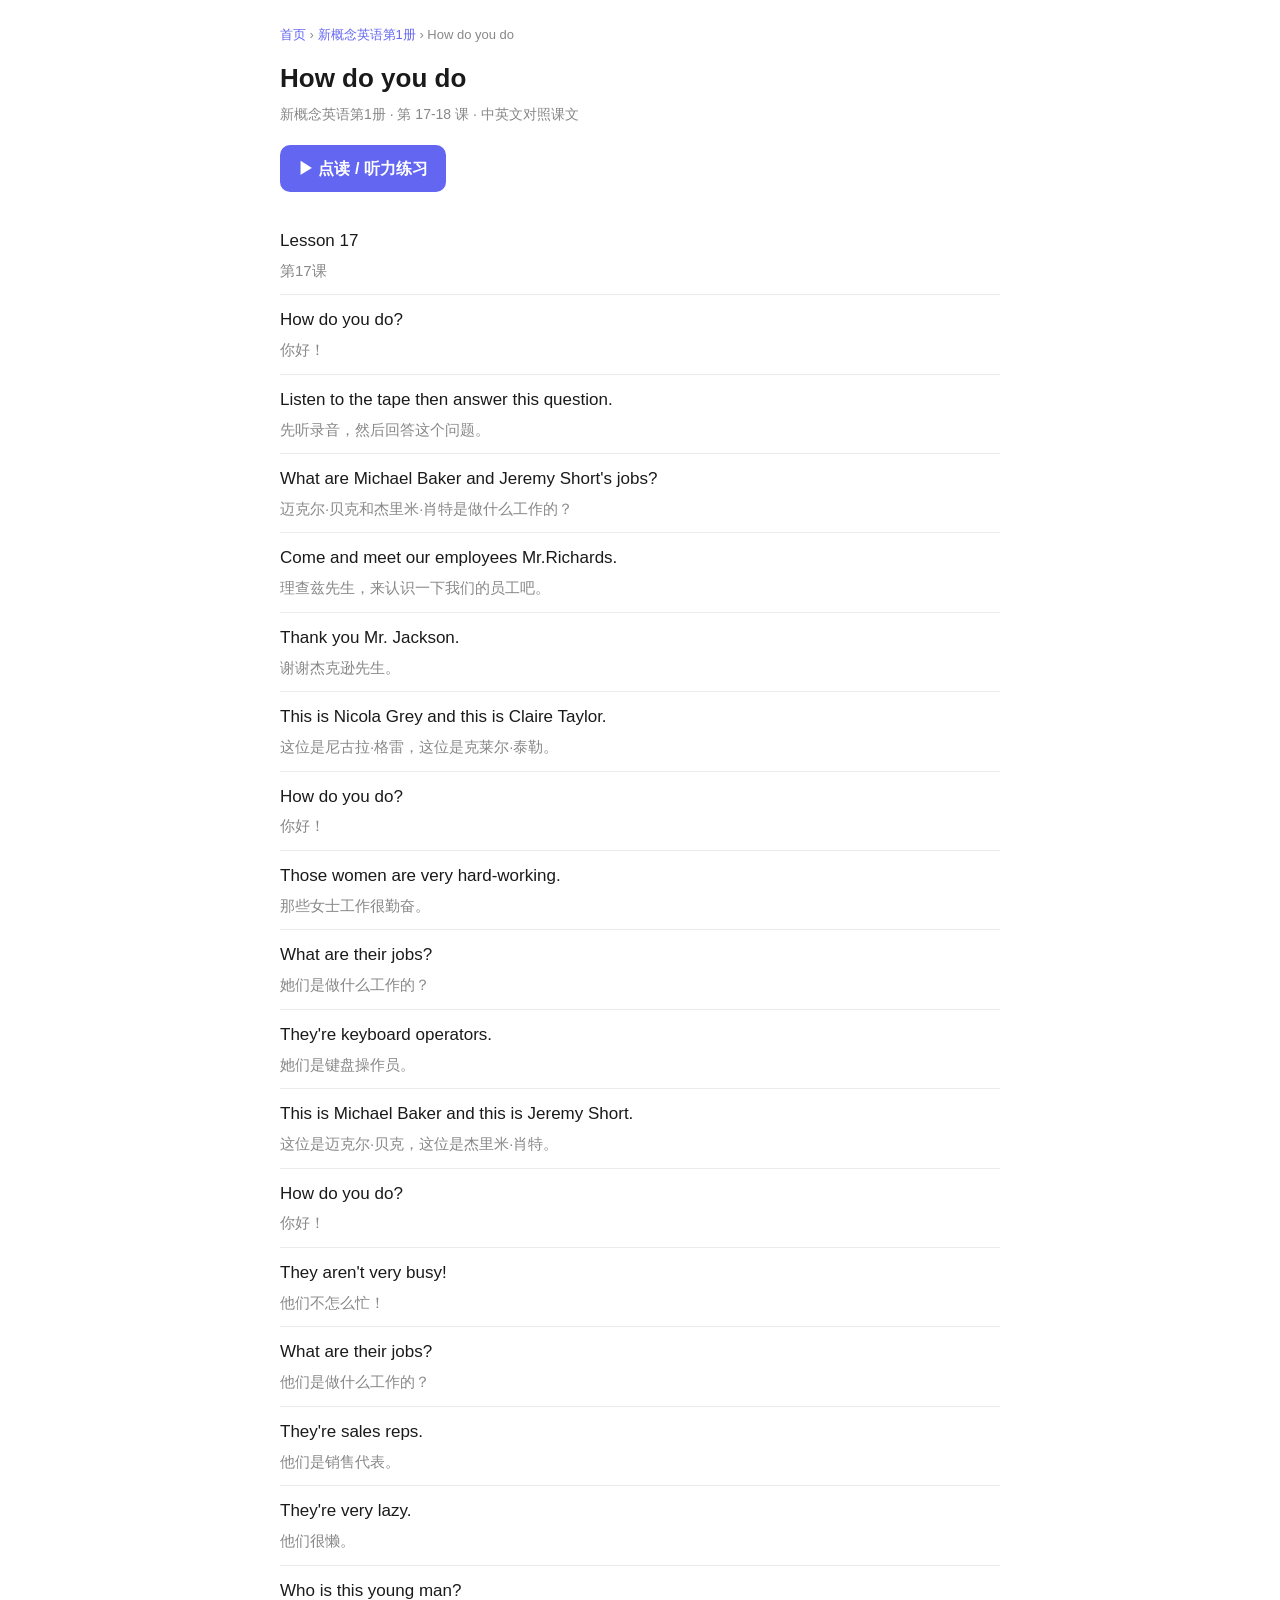
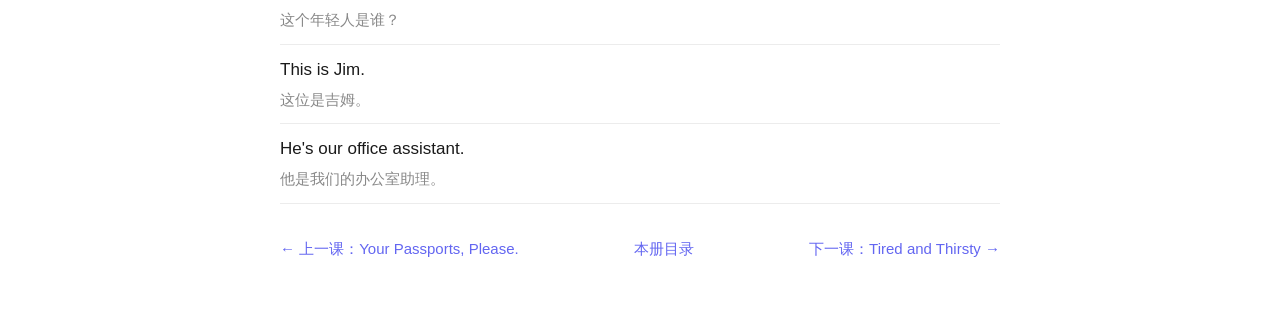
<file: NCE1/017-018-how-do-you-do.html>
<!DOCTYPE html>
<html lang="zh-CN">
<head>
  <meta charset="UTF-8">
  <meta name="viewport" content="width=device-width, initial-scale=1">
  <title>How do you do - 新概念英语第1册课文 · 中英对照 | NCE Flow</title>
  <meta name="description" content="新概念英语第1册《How do you do》课文原文与中英文对照翻译。Lesson 17 How do you do? Listen to the tape then answer this question. What are Michael Baker and Jeremy Short&#x27;s jobs? ">
  <link rel="canonical" href="https://nce.luzhenhua.cn/NCE1/017-018-how-do-you-do.html">
  <meta property="og:type" content="article">
  <meta property="og:site_name" content="NCE Flow">
  <meta property="og:locale" content="zh_CN">
  <meta property="og:title" content="How do you do - 新概念英语第1册课文">
  <meta property="og:description" content="新概念英语第1册《How do you do》课文原文与中英文对照翻译。Lesson 17 How do you do? Listen to the tape then answer this question. What are Michael Baker and Jeremy Short&#x27;s jobs? ">
  <meta property="og:url" content="https://nce.luzhenhua.cn/NCE1/017-018-how-do-you-do.html">
  <meta property="og:image" content="https://nce.luzhenhua.cn/icons/icon-512x512.png">
  <meta name="twitter:card" content="summary">
  <link rel="icon" href="../favicon.ico">
  <style>:root{color-scheme:light dark}*{box-sizing:border-box}
body{margin:0;font-family:-apple-system,BlinkMacSystemFont,"Segoe UI",Roboto,"PingFang SC","Microsoft YaHei",sans-serif;line-height:1.7;color:#1a1a1a;background:#fff}
@media(prefers-color-scheme:dark){body{color:#e5e5e5;background:#0f0f12}}
.wrap{max-width:760px;margin:0 auto;padding:24px 20px 64px}
.crumb{font-size:13px;color:#888;margin-bottom:10px}.crumb a{color:#6366f1;text-decoration:none}
h1{font-size:26px;margin:.2em 0 .1em}.meta{color:#888;font-size:14px;margin:0 0 18px}
.cta{display:inline-block;background:#6366f1;color:#fff;text-decoration:none;padding:10px 18px;border-radius:10px;font-weight:600;margin-bottom:24px}
.sentences{list-style:none;padding:0;margin:0}.sentences li{padding:11px 0;border-bottom:1px solid rgba(128,128,128,.15)}
.en{display:block;font-size:17px}.cn{display:block;color:#888;font-size:15px;margin-top:2px}
.pager{display:flex;justify-content:space-between;gap:12px;margin-top:32px;flex-wrap:wrap;font-size:15px}
.pager a{color:#6366f1;text-decoration:none}
.toc{list-style:none;padding:0;margin:0}.toc li{padding:9px 0;border-bottom:1px solid rgba(128,128,128,.15)}
.toc a{color:#6366f1;text-decoration:none}.toc .no{color:#aaa;font-size:13px;margin-right:8px}</style>
  <script type="application/ld+json">{"@context": "https://schema.org", "@type": "LearningResource", "name": "How do you do", "description": "新概念英语第1册《How do you do》课文原文与中英文对照翻译。Lesson 17 How do you do? Listen to the tape then answer this question. What are Michael Baker and Jeremy Short's jobs? ", "inLanguage": ["en", "zh-CN"], "learningResourceType": "课文", "educationalLevel": "新概念英语第1册", "isPartOf": {"@type": "Course", "name": "新概念英语第1册", "url": "https://nce.luzhenhua.cn/NCE1/"}, "url": "https://nce.luzhenhua.cn/NCE1/017-018-how-do-you-do.html"}</script>
</head>
<body>
  <main class="wrap">
    <nav class="crumb"><a href="../index.html">首页</a> › <a href="./">新概念英语第1册</a> › How do you do</nav>
    <h1>How do you do</h1>
    <p class="meta">新概念英语第1册 · 第 17-18 课 · 中英文对照课文</p>
    <a class="cta" href="../lesson.html#NCE1/017&amp;018－How do you do">▶ 点读 / 听力练习</a>
    <ol class="sentences">
      <li><span class="en">Lesson 17</span><span class="cn">第17课</span></li>
      <li><span class="en">How do you do?</span><span class="cn">你好！</span></li>
      <li><span class="en">Listen to the tape then answer this question.</span><span class="cn">先听录音，然后回答这个问题。</span></li>
      <li><span class="en">What are Michael Baker and Jeremy Short&#x27;s jobs?</span><span class="cn">迈克尔·贝克和杰里米·肖特是做什么工作的？</span></li>
      <li><span class="en">Come and meet our employees Mr.Richards.</span><span class="cn">理查兹先生，来认识一下我们的员工吧。</span></li>
      <li><span class="en">Thank you Mr. Jackson.</span><span class="cn">谢谢杰克逊先生。</span></li>
      <li><span class="en">This is Nicola Grey and this is Claire Taylor.</span><span class="cn">这位是尼古拉·格雷，这位是克莱尔·泰勒。</span></li>
      <li><span class="en">How do you do?</span><span class="cn">你好！</span></li>
      <li><span class="en">Those women are very hard-working.</span><span class="cn">那些女士工作很勤奋。</span></li>
      <li><span class="en">What are their jobs?</span><span class="cn">她们是做什么工作的？</span></li>
      <li><span class="en">They&#x27;re keyboard operators.</span><span class="cn">她们是键盘操作员。</span></li>
      <li><span class="en">This is Michael Baker and this is Jeremy Short.</span><span class="cn">这位是迈克尔·贝克，这位是杰里米·肖特。</span></li>
      <li><span class="en">How do you do?</span><span class="cn">你好！</span></li>
      <li><span class="en">They aren&#x27;t very busy!</span><span class="cn">他们不怎么忙！</span></li>
      <li><span class="en">What are their jobs?</span><span class="cn">他们是做什么工作的？</span></li>
      <li><span class="en">They&#x27;re sales reps.</span><span class="cn">他们是销售代表。</span></li>
      <li><span class="en">They&#x27;re very lazy.</span><span class="cn">他们很懒。</span></li>
      <li><span class="en">Who is this young man?</span><span class="cn">这个年轻人是谁？</span></li>
      <li><span class="en">This is Jim.</span><span class="cn">这位是吉姆。</span></li>
      <li><span class="en">He&#x27;s our office assistant.</span><span class="cn">他是我们的办公室助理。</span></li>
    </ol>
    <nav class="pager">
      <a href="015-016-your-passports-please.html">← 上一课：Your Passports, Please.</a>
      <a href="./">本册目录</a>
      <a href="019-020-tired-and-thirsty.html">下一课：Tired and Thirsty →</a>
    </nav>
  </main>
</body>
</html>
</file>
<file: assets/style.css>
/**
 * NCE-Flow-Plus 样式表
 * 包含基础样式和跟读评分功能样式
 */

/* ===== CSS 变量（主题）===== */
:root {
  /* 浅色主题 */
  --bg-primary: #ffffff;
  --bg-secondary: #f5f5f7;
  --bg-tertiary: #e8e8ed;
  --text-primary: #1d1d1f;
  --text-secondary: #424245;
  --text-tertiary: #6e6e73;
  --accent: #0071e3;
  --accent-hover: #0077ed;
  --border: #d2d2d7;
  --shadow: rgba(0, 0, 0, 0.1);
  --success: #34c759;
  --warning: #ff9500;
  --error: #ff3b30;
  --recording: #ff3b30;
  --score-excellent: #34c759;
  --score-good: #30d158;
  --score-average: #ff9500;
  --score-poor: #ff6b35;
  --score-very-poor: #ff3b30;
}

/* 深色主题 */
[data-theme="dark"] {
  --bg-primary: #1d1d1f;
  --bg-secondary: #2c2c2e;
  --bg-tertiary: #3a3a3c;
  --text-primary: #f5f5f7;
  --text-secondary: #e8e8ed;
  --text-tertiary: #aeaeb2;
  --accent: #0071e3;
  --accent-hover: #0077ed;
  --border: #3a3a3c;
  --shadow: rgba(0, 0, 0, 0.3);
}

/* 自动主题 */
@media (prefers-color-scheme: dark) {
  :root:not([data-theme="light"]) {
    --bg-primary: #1d1d1f;
    --bg-secondary: #2c2c2e;
    --bg-tertiary: #3a3a3c;
    --text-primary: #f5f5f7;
    --text-secondary: #e8e8ed;
    --text-tertiary: #aeaeb2;
    --border: #3a3a3c;
    --shadow: rgba(0, 0, 0, 0.3);
  }
}

/* ===== 基础样式 ===== */
* {
  margin: 0;
  padding: 0;
  box-sizing: border-box;
}

body {
  font-family: -apple-system, BlinkMacSystemFont, "Segoe UI", "PingFang SC", "Hiragino Sans GB", "Microsoft YaHei", sans-serif;
  background: var(--bg-secondary);
  color: var(--text-primary);
  line-height: 1.6;
  transition: background 0.3s, color 0.3s;
}

/* ===== 导航栏 ===== */
.navbar {
  background: var(--bg-primary);
  padding: 1rem 2rem;
  display: flex;
  justify-content: space-between;
  align-items: center;
  box-shadow: 0 2px 8px var(--shadow);
  position: sticky;
  top: 0;
  z-index: 100;
}

.nav-brand h1, .nav-title {
  font-size: 1.5rem;
  color: var(--accent);
}

.wechat-promo {
  font-size: 0.82rem;
  font-weight: 600;
  color: #fff;
  background: linear-gradient(135deg, #07c160, #06ad56);
  padding: 0.3rem 0.85rem;
  border-radius: 14px;
  white-space: nowrap;
  flex-shrink: 0;
  box-shadow: 0 2px 8px rgba(7, 193, 96, 0.3);
  animation: wechat-glow 2.5s ease-in-out infinite;
}

@keyframes wechat-glow {
  0%, 100% { box-shadow: 0 2px 8px rgba(7, 193, 96, 0.3); }
  50% { box-shadow: 0 2px 16px rgba(7, 193, 96, 0.5); }
}

.wechat-name {
  cursor: pointer;
  text-decoration: underline;
  text-decoration-style: dotted;
  text-underline-offset: 3px;
  transition: all 0.2s;
  padding: 0.1rem 0.2rem;
  border-radius: 3px;
}

.wechat-name:hover {
  background: rgba(255, 255, 255, 0.25);
  text-decoration-style: solid;
}

.wechat-name.copied {
  background: rgba(255, 255, 255, 0.3);
  text-decoration: none;
}

.nav-actions {
  display: flex;
  gap: 1rem;
  align-items: center;
}

.theme-toggle, .help-btn {
  background: none;
  border: none;
  font-size: 1.5rem;
  cursor: pointer;
  padding: 0.5rem;
  border-radius: 8px;
  transition: background 0.2s;
}

.theme-toggle:hover, .help-btn:hover {
  background: var(--bg-secondary);
}

/* ===== 主容器 ===== */
.container {
  max-width: 1200px;
  margin: 0 auto;
  padding: 2rem;
}

/* ===== 欢迎区域 ===== */
.welcome-section {
  text-align: center;
  padding: 3rem 0;
}

.welcome-section h2 {
  font-size: 2.5rem;
  margin-bottom: 1rem;
  color: var(--text-primary);
}

.welcome-section .subtitle {
  font-size: 1.25rem;
  color: var(--text-secondary);
  margin-bottom: 0.5rem;
}

.welcome-section .features {
  font-size: 1.1rem;
  color: var(--accent);
  font-weight: 600;
}

/* ===== 功能卡片 ===== */
.features-grid {
  display: grid;
  grid-template-columns: repeat(auto-fit, minmax(250px, 1fr));
  gap: 1.5rem;
  margin: 3rem 0;
}

.feature-card {
  background: var(--bg-primary);
  padding: 2rem;
  border-radius: 12px;
  box-shadow: 0 4px 12px var(--shadow);
  text-align: center;
  transition: transform 0.2s, box-shadow 0.2s;
}

.feature-card:hover {
  transform: translateY(-4px);
  box-shadow: 0 8px 20px var(--shadow);
}

.feature-card.highlighted {
  border: 2px solid var(--accent);
}

.feature-icon {
  font-size: 3rem;
  margin-bottom: 1rem;
}

.feature-card h3 {
  font-size: 1.25rem;
  margin-bottom: 0.5rem;
  color: var(--text-primary);
}

.feature-card p {
  color: var(--text-secondary);
}

/* ===== 教材选择 ===== */
.books-section {
  margin: 3rem 0;
}

.books-section h2 {
  text-align: center;
  margin-bottom: 2rem;
  font-size: 2rem;
}

.books-grid {
  display: grid;
  grid-template-columns: repeat(auto-fit, minmax(250px, 1fr));
  gap: 2rem;
}

.book-card {
  background: var(--bg-primary);
  padding: 2rem;
  border-radius: 12px;
  box-shadow: 0 4px 12px var(--shadow);
  text-align: center;
  cursor: pointer;
  transition: transform 0.2s;
}

.book-card:hover {
  transform: scale(1.02);
}

.book-card img {
  width: 100%;
  max-width: 200px;
  border-radius: 8px;
  margin-bottom: 1rem;
}

.book-card h3 {
  font-size: 1.5rem;
  margin-bottom: 0.5rem;
}

.book-card p {
  color: var(--text-secondary);
  margin-bottom: 1rem;
}

.btn-start {
  background: var(--accent);
  color: white;
  border: none;
  padding: 0.75rem 2rem;
  border-radius: 8px;
  font-size: 1rem;
  cursor: pointer;
  transition: background 0.2s;
}

.btn-start:hover {
  background: var(--accent-hover);
}

/* ===== 使用说明 ===== */
.guide-section {
  background: var(--bg-primary);
  padding: 2rem;
  border-radius: 12px;
  margin: 3rem 0;
}

.guide-section h2 {
  margin-bottom: 1.5rem;
  text-align: center;
}

.guide-steps {
  display: flex;
  flex-direction: column;
  gap: 1rem;
}

.step {
  display: flex;
  align-items: center;
  gap: 1rem;
  padding: 1rem;
  background: var(--bg-secondary);
  border-radius: 8px;
}

.step-number {
  background: var(--accent);
  color: white;
  width: 40px;
  height: 40px;
  border-radius: 50%;
  display: flex;
  align-items: center;
  justify-content: center;
  font-weight: bold;
  flex-shrink: 0;
}

/* ===== 播放控制栏 ===== */
.player-controls {
  background: var(--bg-primary);
  padding: 1rem 2rem;
  display: flex;
  justify-content: space-between;
  align-items: center;
  box-shadow: 0 2px 8px var(--shadow);
  position: sticky;
  top: 60px;
  z-index: 99;
}

.control-left, .control-center, .control-right {
  display: flex;
  gap: 1rem;
  align-items: center;
}

.play-btn, .pause-btn, .loop-btn, .follow-read-toggle {
  background: var(--accent);
  color: white;
  border: none;
  padding: 0.5rem 1rem;
  border-radius: 6px;
  cursor: pointer;
  transition: background 0.2s;
}

.play-btn:hover, .pause-btn:hover, .loop-btn:hover, .follow-read-toggle:hover {
  background: var(--accent-hover);
}

#speedSelect {
  padding: 0.5rem;
  border: 1px solid var(--border);
  border-radius: 6px;
  background: var(--bg-primary);
  color: var(--text-primary);
}

/* ===== 句子列表 ===== */
.lesson-container {
  max-width: 900px;
  margin: 2rem auto;
  padding: 0 1rem;
}

.sentence-item {
  background: var(--bg-primary);
  padding: 1.5rem;
  margin-bottom: 1rem;
  border-radius: 12px;
  box-shadow: 0 2px 8px var(--shadow);
  transition: transform 0.2s, box-shadow 0.2s;
}

.sentence-item:hover {
  transform: translateX(4px);
  box-shadow: 0 4px 12px var(--shadow);
}

.sentence-item.active {
  border-left: 4px solid var(--accent);
}

.sentence-header {
  display: flex;
  align-items: center;
  gap: 1rem;
  margin-bottom: 1rem;
}

.sentence-number {
  background: var(--accent);
  color: white;
  width: 32px;
  height: 32px;
  border-radius: 50%;
  display: flex;
  align-items: center;
  justify-content: center;
  font-weight: bold;
  font-size: 0.9rem;
}

.play-sentence-btn, .follow-read-btn {
  background: none;
  border: 1px solid var(--border);
  padding: 0.4rem 0.8rem;
  border-radius: 6px;
  cursor: pointer;
  font-size: 0.9rem;
  transition: all 0.2s;
}

.play-sentence-btn:hover {
  background: var(--accent);
  color: white;
  border-color: var(--accent);
}

/* ===== 跟读按钮样式 ===== */
.follow-read-btn {
  background: var(--bg-secondary);
  border-color: var(--accent);
  color: var(--accent);
  font-weight: 600;
}

.follow-read-btn:hover {
  background: var(--accent);
  color: white;
}

.follow-read-btn.recording {
  background: var(--recording);
  color: white;
  border-color: var(--recording);
  animation: pulse 1.5s infinite;
}

@keyframes pulse {
  0%, 100% {
    opacity: 1;
  }
  50% {
    opacity: 0.6;
  }
}

.sentence-content {
  margin: 1rem 0;
}

.text-en {
  font-size: 1.1rem;
  line-height: 1.8;
  color: var(--text-primary);
  margin-bottom: 0.5rem;
}

.text-cn {
  font-size: 1rem;
  color: var(--text-secondary);
  line-height: 1.6;
}

.sentence-actions {
  display: flex;
  gap: 0.5rem;
  margin-top: 1rem;
}

.action-btn {
  background: none;
  border: 1px solid var(--border);
  padding: 0.3rem 0.6rem;
  border-radius: 4px;
  cursor: pointer;
  transition: all 0.2s;
}

.action-btn:hover {
  background: var(--bg-secondary);
}

/* ===== 评分结果展示 ===== */
.score-result {
  margin-top: 1rem;
  padding: 1rem;
  background: var(--bg-secondary);
  border-radius: 8px;
  display: flex;
  justify-content: space-between;
  align-items: center;
}

.score-badge {
  font-size: 1rem;
  font-weight: 600;
  color: var(--accent);
}

.score-value {
  font-size: 1.5rem;
  font-weight: bold;
  color: var(--score-good);
}

.view-detail-btn {
  background: var(--accent);
  color: white;
  border: none;
  padding: 0.4rem 0.8rem;
  border-radius: 6px;
  cursor: pointer;
  font-size: 0.9rem;
}

.view-detail-btn:hover {
  background: var(--accent-hover);
}

/* ===== 评分弹窗 ===== */
.score-modal {
  position: fixed;
  top: 0;
  left: 0;
  right: 0;
  bottom: 0;
  background: rgba(0, 0, 0, 0.5);
  display: flex;
  align-items: center;
  justify-content: center;
  z-index: 1000;
  animation: fadeIn 0.3s;
}

@keyframes fadeIn {
  from {
    opacity: 0;
  }
  to {
    opacity: 1;
  }
}

.score-modal-content {
  background: var(--bg-primary);
  padding: 2rem;
  border-radius: 16px;
  max-width: 500px;
  width: 90%;
  text-align: center;
  animation: slideUp 0.3s;
}

@keyframes slideUp {
  from {
    transform: translateY(50px);
    opacity: 0;
  }
  to {
    transform: translateY(0);
    opacity: 1;
  }
}

.score-modal-content h3 {
  font-size: 1.5rem;
  margin-bottom: 1.5rem;
}

.score-circle {
  width: 120px;
  height: 120px;
  border-radius: 50%;
  display: flex;
  flex-direction: column;
  align-items: center;
  justify-content: center;
  margin: 0 auto 1.5rem;
  border: 4px solid;
}

.score-circle.excellent {
  background: rgba(52, 199, 89, 0.1);
  border-color: var(--score-excellent);
}

.score-circle.good {
  background: rgba(48, 209, 88, 0.1);
  border-color: var(--score-good);
}

.score-circle.average {
  background: rgba(255, 149, 0, 0.1);
  border-color: var(--score-average);
}

.score-circle.poor {
  background: rgba(255, 107, 53, 0.1);
  border-color: var(--score-poor);
}

.score-circle.very-poor {
  background: rgba(255, 59, 48, 0.1);
  border-color: var(--score-very-poor);
}

.score-number {
  font-size: 2.5rem;
  font-weight: bold;
  color: var(--text-primary);
}

.score-label {
  font-size: 0.9rem;
  color: var(--text-secondary);
}

.score-details {
  text-align: left;
  margin: 1.5rem 0;
  padding: 1rem;
  background: var(--bg-secondary);
  border-radius: 8px;
}

.score-details p {
  margin-bottom: 0.5rem;
  color: var(--text-secondary);
}

.score-feedback {
  margin: 1.5rem 0;
  padding: 1rem;
  background: var(--bg-secondary);
  border-radius: 8px;
  text-align: left;
  color: var(--text-primary);
}

.score-actions {
  display: flex;
  gap: 1rem;
  justify-content: center;
  margin-top: 1.5rem;
}

.score-actions button {
  background: var(--bg-secondary);
  border: 1px solid var(--border);
  padding: 0.6rem 1.2rem;
  border-radius: 6px;
  cursor: pointer;
  transition: all 0.2s;
  color: var(--text-primary);
}

.score-actions button:hover {
  background: var(--accent);
  color: white;
  border-color: var(--accent);
}

/* ===== 底部快捷栏 ===== */
.shortcuts-bar {
  background: var(--bg-primary);
  padding: 0.8rem 2rem;
  display: flex;
  justify-content: space-between;
  align-items: center;
  position: fixed;
  bottom: 0;
  left: 0;
  right: 0;
  box-shadow: 0 -2px 8px var(--shadow);
  z-index: 98;
}

.shortcut-info {
  font-size: 0.9rem;
  color: var(--text-secondary);
}

.donate-link {
  color: var(--accent);
  text-decoration: none;
  font-size: 0.9rem;
  font-weight: 600;
  padding: 0.3rem 0.8rem;
  border-radius: 6px;
  border: 1px solid var(--accent);
  transition: all 0.2s;
}

.donate-link:hover {
  background: var(--accent);
  color: white;
}

kbd {
  background: var(--bg-secondary);
  border: 1px solid var(--border);
  padding: 0.2rem 0.5rem;
  border-radius: 4px;
  font-size: 0.85rem;
  font-family: monospace;
}

/* ===== 通知 ===== */
.notification {
  position: fixed;
  top: 80px;
  right: 20px;
  padding: 1rem 1.5rem;
  border-radius: 8px;
  box-shadow: 0 4px 12px var(--shadow);
  z-index: 1001;
  animation: slideIn 0.3s;
}

@keyframes slideIn {
  from {
    transform: translateX(400px);
  }
  to {
    transform: translateX(0);
  }
}

.notification-info {
  background: var(--accent);
  color: white;
}

.notification-success {
  background: var(--success);
  color: white;
}

.notification-warning {
  background: var(--warning);
  color: white;
}

.notification-error {
  background: var(--error);
  color: white;
}

.notification.fade-out {
  animation: fadeOut 0.3s;
}

@keyframes fadeOut {
  from {
    opacity: 1;
  }
  to {
    opacity: 0;
  }
}

/* ===== 赞赏区域 ===== */
.donate-section {
  margin: 3rem 0;
}

.donate-card {
  background: var(--bg-primary);
  padding: 2rem;
  border-radius: 12px;
  box-shadow: 0 4px 12px var(--shadow);
  display: flex;
  align-items: center;
  justify-content: center;
  gap: 3rem;
  flex-wrap: wrap;
  text-align: center;
}

.donate-text h3 {
  font-size: 1.25rem;
  margin-bottom: 0.5rem;
  color: var(--text-primary);
}

.donate-text p {
  color: var(--text-secondary);
  margin-bottom: 0.3rem;
}

.donate-note {
  font-size: 0.9rem;
  color: var(--text-tertiary) !important;
}

.donate-qrcode {
  display: flex;
  flex-direction: column;
  align-items: center;
  gap: 0.5rem;
}

.donate-qrcode img {
  width: 200px;
  height: 200px;
  border-radius: 12px;
  border: 2px solid var(--border);
  object-fit: cover;
}

.donate-qrcode span {
  font-size: 0.85rem;
  color: var(--text-tertiary);
}

@media (max-width: 768px) {
  .donate-card {
    flex-direction: column;
    gap: 1.5rem;
  }
}

/* ===== 页脚 ===== */
.footer {
  text-align: center;
  padding: 2rem;
  color: var(--text-tertiary);
  margin-top: 3rem;
}

.footer a {
  color: var(--accent);
  text-decoration: none;
}

.footer a:hover {
  text-decoration: underline;
}

/* ===== 响应式设计 ===== */
@media (max-width: 768px) {
  .navbar {
    padding: 0.8rem 1rem;
    flex-direction: column;
    gap: 0.5rem;
  }

  .nav-brand h1 {
    font-size: 1.2rem;
  }

  .container {
    padding: 1rem;
  }

  .welcome-section h2 {
    font-size: 1.8rem;
  }

  .features-grid {
    grid-template-columns: 1fr;
  }

  .books-grid {
    grid-template-columns: 1fr;
  }

  .player-controls {
    flex-direction: column;
    gap: 1rem;
    padding: 1rem;
  }

  .control-left, .control-center, .control-right {
    width: 100%;
    justify-content: center;
  }

  .sentence-header {
    flex-wrap: wrap;
  }

  .score-modal-content {
    padding: 1.5rem;
    width: 95%;
  }

  .score-actions {
    flex-direction: column;
  }

  .shortcuts-bar {
    display: none; /* 移动端隐藏快捷键提示 */
  }
}

/* ===== 视图模式按钮 ===== */
.view-mode {
  display: flex;
  gap: 0.5rem;
}

.view-btn {
  background: var(--bg-secondary);
  border: 1px solid var(--border);
  padding: 0.4rem 0.8rem;
  border-radius: 6px;
  cursor: pointer;
  font-size: 0.9rem;
  transition: all 0.2s;
  color: var(--text-primary);
}

.view-btn.active {
  background: var(--accent);
  color: white;
  border-color: var(--accent);
}

.view-btn:hover:not(.active) {
  background: var(--bg-tertiary);
}
</file>
